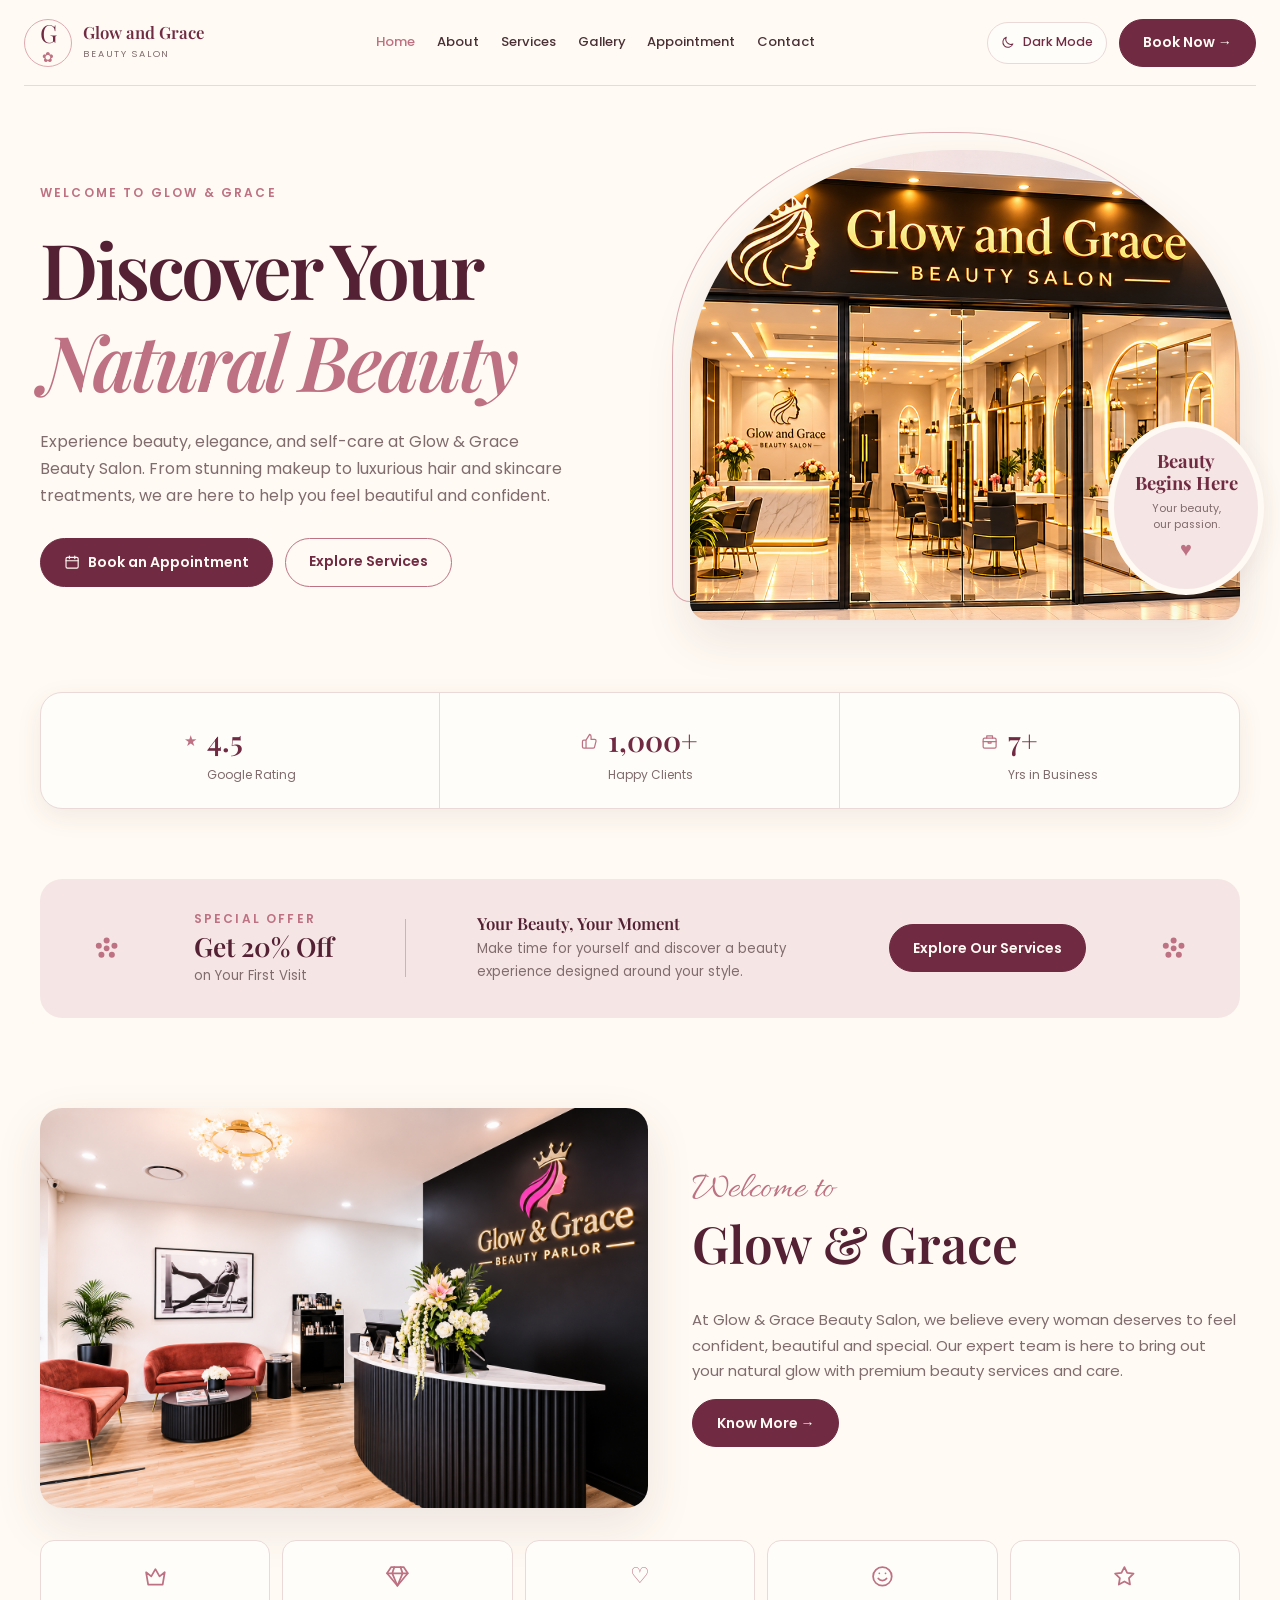
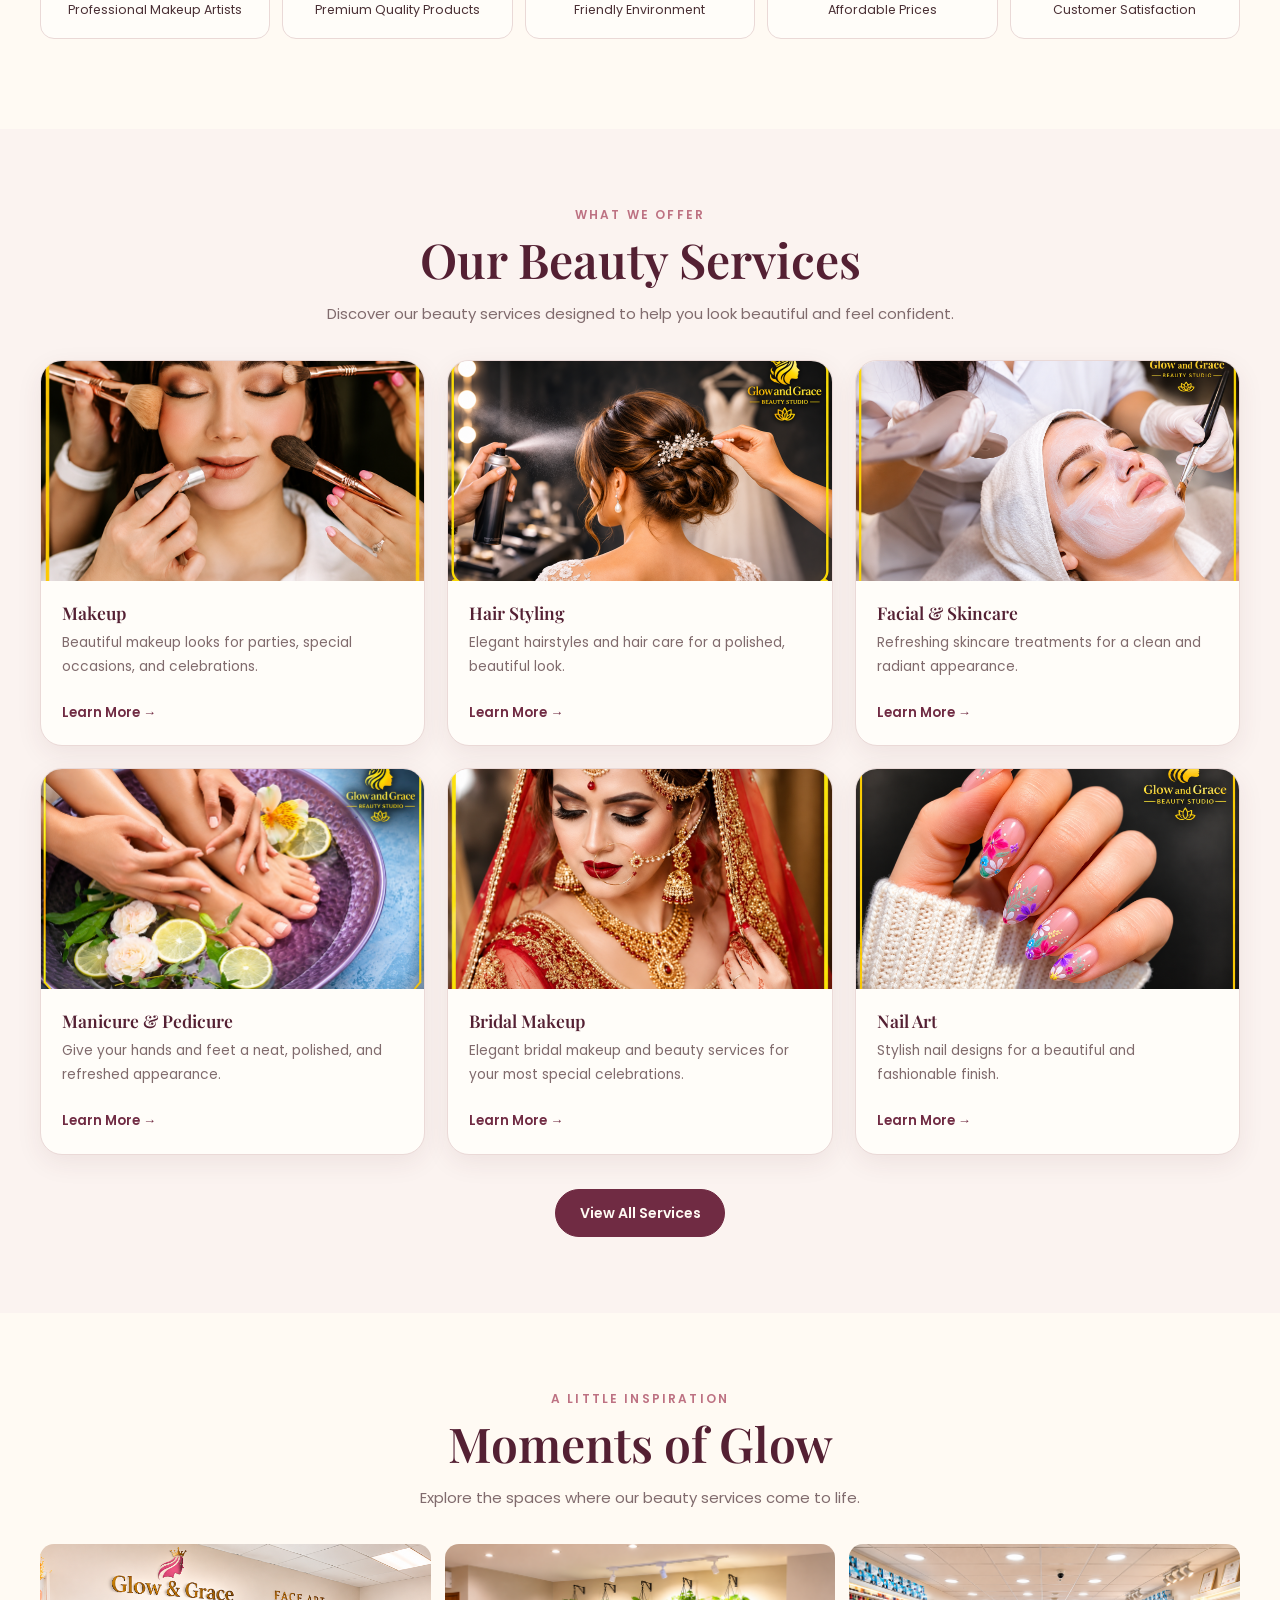
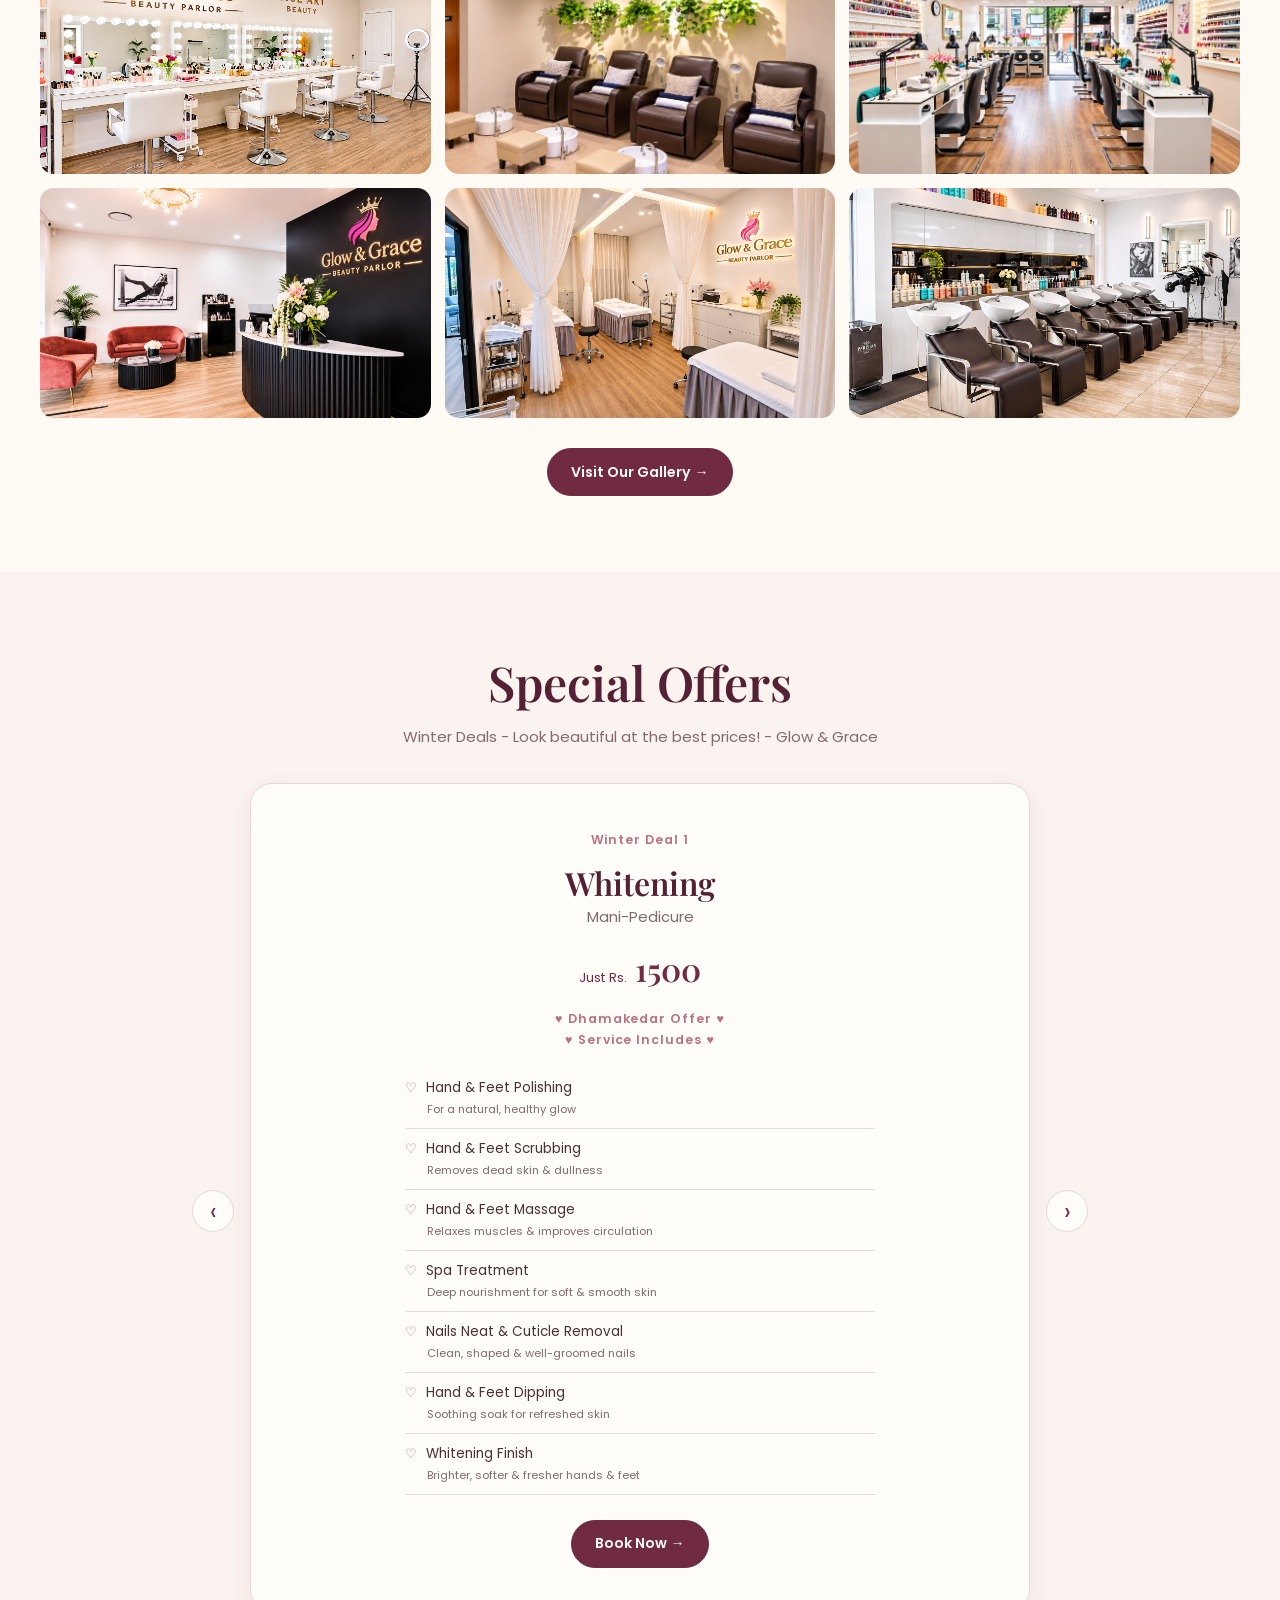
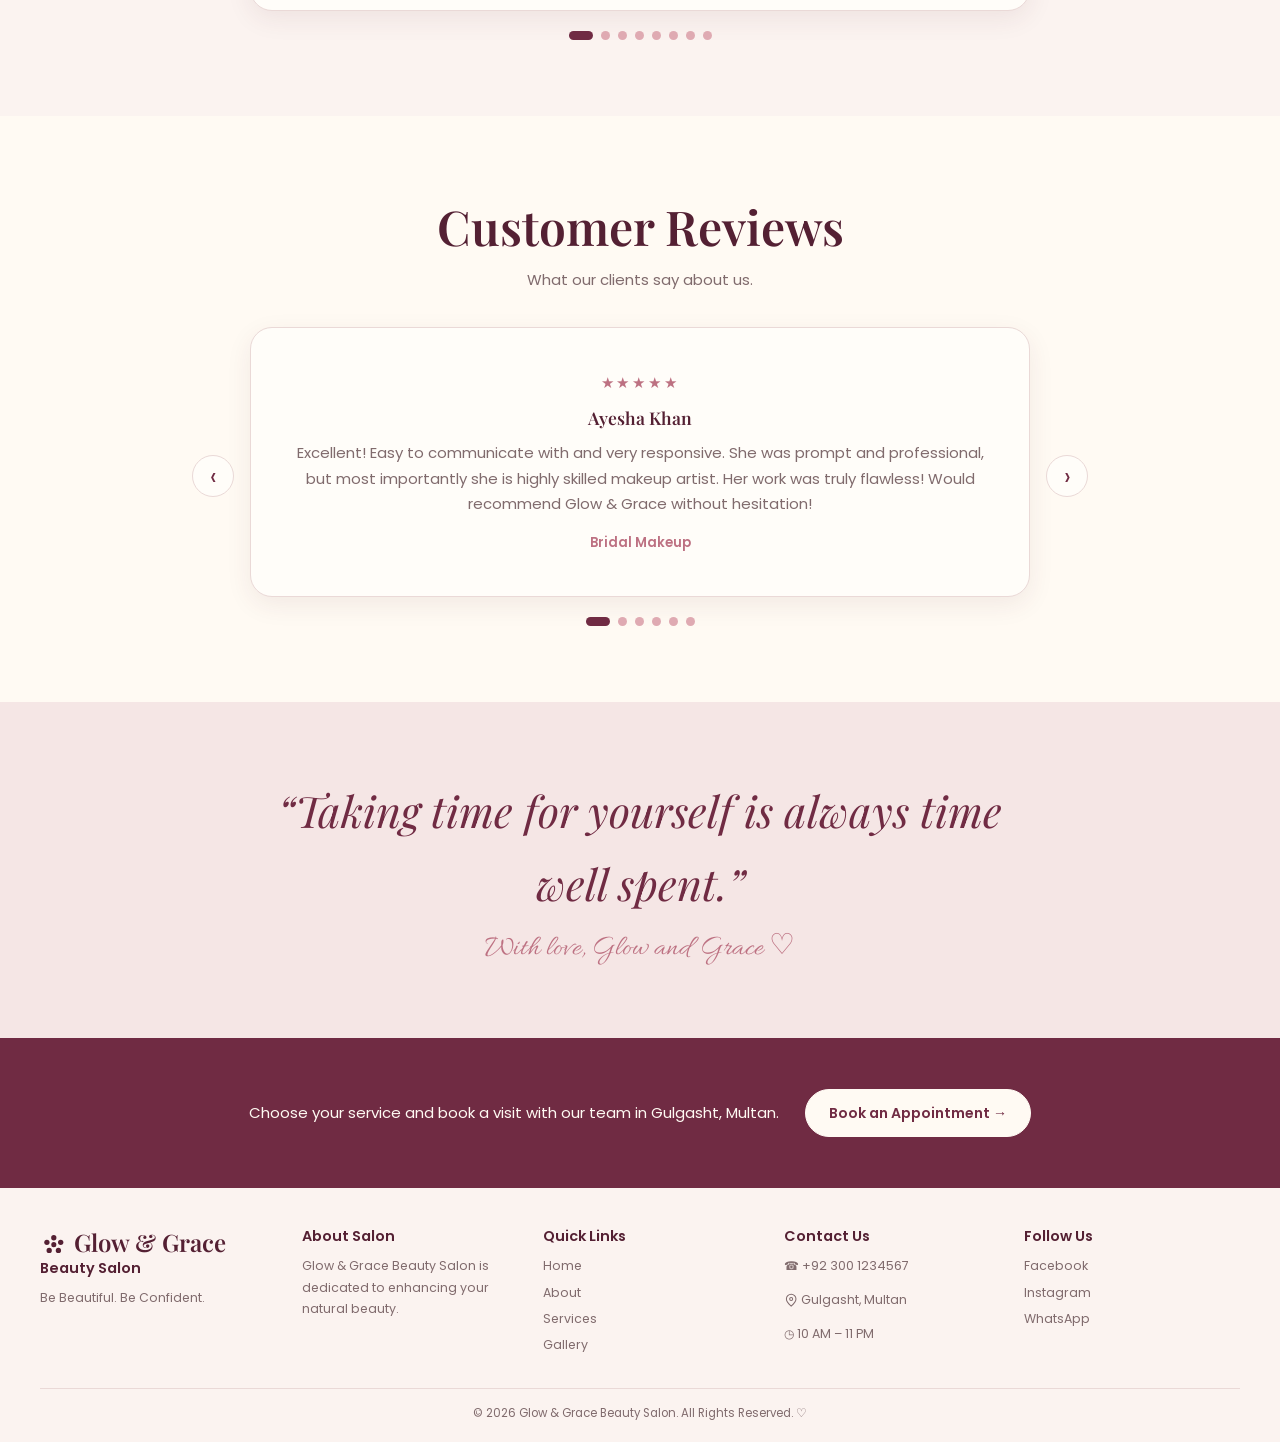
<file: index.html>
<!DOCTYPE html>
<html lang="en">

<head>
    <meta charset="UTF-8">
    <meta name="viewport" content="width=device-width, initial-scale=1.0">
    <title>Glow & Grace Beauty Salon</title>
    <link rel="preconnect" href="https://fonts.googleapis.com">
    <link rel="preconnect" href="https://fonts.gstatic.com" crossorigin>
    <link
        href="https://fonts.googleapis.com/css2?family=Allura&family=Playfair+Display:ital,wght@0,500;0,600;1,600&family=Poppins:wght@300;400;500;600;700&display=swap"
        rel="stylesheet">
    
    <link rel="stylesheet" href="style.css">
    <script src="vip-navigation.js" defer></script>
</head>

<body class="vip-page vip-index">
    <header class="topbar">
        <a class="brand" href="index.html">
            <span class="brand-mark">G<span>✿</span></span>
            <span><span class="brand-name">Glow and Grace</span><span class="brand-sub">BEAUTY SALON</span></span>
        </a>
        <button class="nav-toggle" type="button" aria-label="Open navigation" aria-expanded="false"
            aria-controls="main-navigation" data-nav-toggle><svg class="nav-icon" viewBox="0 0 24 24" aria-hidden="true" focusable="false"><path d="M4 7h16M4 12h16M4 17h16" /></svg></button>
        <nav id="main-navigation">
            <a class="active" href="index.html" aria-current="page">Home</a>
            <a href="about.html">About</a>
            <a href="services.html">Services</a>
            <a href="gallery.html">Gallery</a>
            <a href="appointment.html">Appointment</a>
            <a href="contact.html">Contact</a>
        </nav>
        <div class="nav-actions">
            <button class="theme-toggle" id="themeToggle" type="button" aria-label="Switch to dark mode"><svg class="theme-icon" viewBox="0 0 24 24" aria-hidden="true" focusable="false"><path d="M20.2 15.1A8.6 8.6 0 0 1 8.9 3.8 8.8 8.8 0 1 0 20.2 15.1Z" /></svg><span>Dark Mode</span></button>
            <a class="btn" href="appointment.html">Book Now →</a>
        </div>
    </header>
    <section class="hero">
        <div class="hero-content">
            <div class="tagline">Welcome to Glow & Grace</div>
            <h1>Discover Your<span>Natural Beauty</span></h1>
            <p>Experience beauty, elegance, and self-care at Glow & Grace Beauty Salon. From stunning makeup to
                luxurious hair and skincare treatments, we are here to help you feel beautiful and confident.</p>
            <div class="hero-buttons">
                <a href="appointment.html" class="btn"><svg class="ui-icon" viewBox="0 0 24 24" aria-hidden="true" focusable="false"><rect x="3" y="5" width="18" height="16" rx="2" /><path d="M16 3v4M8 3v4M3 10h18" /></svg>Book an Appointment</a>
                <a href="services.html" class="outline-btn">Explore Services</a>
            </div>
        </div>
        <div class="hero-image"><img src="images/new-salon-photos/contactpage/Golden%20Glow%20and%20Grace%20Beauty%20Salon.png"
                alt="Glow &amp; Grace makeup studio">
            <div class="hero-badge"><b>Beauty<br>Begins Here</b><small>Your beauty,<br>our
                    passion.</small><span>♥</span></div>
        </div>
    </section>
    <section class="stats-bar">
        <div class="stat-item"><span class="stat-icon">★</span><span class="stat-num" data-target="4.5"
                data-decimal="1">0</span><span class="stat-label">Google Rating</span></div>
        <div class="stat-item"><span class="stat-icon"><svg class="ui-icon" viewBox="0 0 24 24" aria-hidden="true" focusable="false"><path d="M7 10v11H4a2 2 0 0 1-2-2v-7a2 2 0 0 1 2-2h3Zm0 0 5-8a3 3 0 0 1 2 3v4h5a2 2 0 0 1 2 2l-2 8a2 2 0 0 1-2 2H7" /></svg></span><span class="stat-num" data-target="1000"
                data-suffix="+">0</span><span class="stat-label">Happy Clients</span></div>
        <div class="stat-item"><span class="stat-icon"><svg class="ui-icon" viewBox="0 0 24 24" aria-hidden="true" focusable="false"><rect x="3" y="7" width="18" height="14" rx="2" /><path d="M8 7V4h8v3M3 12h18M10 12v2h4v-2" /></svg></span><span class="stat-num" data-target="7"
                data-suffix="+">0</span><span class="stat-label">Yrs in Business</span></div>
    </section>
    <section class="offer-banner">
        <span class="banner-flower"><svg class="ui-icon flower-icon" viewBox="0 0 24 24" aria-hidden="true" focusable="false"><circle cx="12" cy="5" r="2.3" /><circle cx="18" cy="9" r="2.3" /><circle cx="16" cy="16" r="2.3" /><circle cx="8" cy="16" r="2.3" /><circle cx="6" cy="9" r="2.3" /><circle cx="12" cy="11" r="2.2" /></svg></span>
        <div class="offer-left">
            <div class="small">Special Offer</div>
            <h3>Get 20% Off</h3>
            <p>on Your First Visit</p>
        </div>
        <div class="offer-divider"></div>
        <div class="offer-mid">
            <h4>Your Beauty, Your Moment</h4>
            <p>Make time for yourself and discover a beauty experience designed around your style.</p>
        </div>
        <a class="btn" href="services.html">Explore Our Services</a>
        <span class="banner-flower"><svg class="ui-icon flower-icon" viewBox="0 0 24 24" aria-hidden="true" focusable="false"><circle cx="12" cy="5" r="2.3" /><circle cx="18" cy="9" r="2.3" /><circle cx="16" cy="16" r="2.3" /><circle cx="8" cy="16" r="2.3" /><circle cx="6" cy="9" r="2.3" /><circle cx="12" cy="11" r="2.2" /></svg></span>
    </section>
    <section class="welcome">
        <div class="welcome-image"><img src="images/new-salon-photos/Glow%20%26%20Grace%20Beauty%20Reception%20(1).png"
                alt="Glow &amp; Grace reception"></div>
        <div class="welcome-content">
            <h3>Welcome to</h3>
            <h2>Glow & Grace</h2>
            <p>At Glow & Grace Beauty Salon, we believe every woman deserves to feel confident, beautiful and special.
                Our expert team is here to bring out your natural glow with premium beauty services and care.</p>
            <a href="about.html" class="btn">Know More →</a>
        </div>
        <div class="welcome-features">
            <div><span><svg class="ui-icon" viewBox="0 0 24 24" aria-hidden="true" focusable="false"><path d="m3 8 5 4 4-7 4 7 5-4-2 12H5L3 8Z" /></svg></span> Professional Makeup Artists</div>
            <div><span><svg class="ui-icon" viewBox="0 0 24 24" aria-hidden="true" focusable="false"><path d="M6 3h12l4 6-10 12L2 9l4-6Z" /><path d="m2 9 20 0M9 3l-2 6 5 12 5-12-2-6" /></svg></span> Premium Quality Products</div>
            <div><span>♡</span> Friendly Environment</div>
            <div><span><svg class="ui-icon" viewBox="0 0 24 24" aria-hidden="true" focusable="false"><circle cx="12" cy="12" r="9" /><path d="M8 14s1.5 2 4 2 4-2 4-2M9 9h.01M15 9h.01" /></svg></span> Affordable Prices</div>
            <div><span><svg class="ui-icon" viewBox="0 0 24 24" aria-hidden="true" focusable="false"><path d="m12 3 2.7 5.5 6.1.9-4.4 4.3 1 6.1-5.4-2.9-5.4 2.9 1-6.1L3 9.4l6.1-.9L12 3Z" /></svg></span> Customer Satisfaction</div>
        </div>
    </section>
    <section class="services">
        <div class="eyebrow">What We Offer</div>
        <h2>Our Beauty Services</h2>
        <p class="services-sub">Discover our beauty services designed to help you look beautiful and feel confident.</p>
        <div class="services-grid">
            <div class="new-service-card"><img
                    src="images/new-salon-photos/ourbeautysevices/Glow%20and%20Grace%20Beauty%20Portrait%20(2).png"
                    alt="Makeup look by Glow &amp; Grace">
                <div class="card-body">
                    <h3>Makeup</h3>
                    <p>Beautiful makeup looks for parties, special occasions, and celebrations.</p><a
                        href="services.html">Learn More →</a>
                </div>
            </div>
            <div class="new-service-card"><img
                    src="images/new-salon-photos/ourbeautysevices/Golden%20Bridal%20Hair%20Studio%20Elegance.png"
                    alt="Elegant bridal hair styling by Glow &amp; Grace">
                <div class="card-body">
                    <h3>Hair Styling</h3>
                    <p>Elegant hairstyles and hair care for a polished, beautiful look.</p><a href="services.html">Learn
                        More →</a>
                </div>
            </div>
            <div class="new-service-card"><img
                    src="images/new-salon-photos/ourbeautysevices/Glow%20and%20Grace%20Spa%20Facial.png"
                    alt="Facial treatment at Glow &amp; Grace">
                <div class="card-body">
                    <h3>Facial & Skincare</h3>
                    <p>Refreshing skincare treatments for a clean and radiant appearance.</p><a
                        href="services.html">Learn More →</a>
                </div>
            </div>
            <div class="new-service-card"><img
                    src="images/new-salon-photos/ourbeautysevices/Glow%20and%20Grace%20Purple%20Spa%20Pedicure.png"
                    alt="Spa pedicure at Glow &amp; Grace">
                <div class="card-body">
                    <h3>Manicure & Pedicure</h3>
                    <p>Give your hands and feet a neat, polished, and refreshed appearance.</p><a
                        href="services.html">Learn More →</a>
                </div>
            </div>
            <div class="new-service-card"><img
                    src="images/new-salon-photos/ourbeautysevices/Glow%20and%20Grace%20Bridal%20Portrait.png"
                    alt="Bridal makeup by Glow &amp; Grace">
                <div class="card-body">
                    <h3>Bridal Makeup</h3>
                    <p>Elegant bridal makeup and beauty services for your most special celebrations.</p><a
                        href="services.html">Learn More →</a>
                </div>
            </div>
            <div class="new-service-card"><img
                    src="images/new-salon-photos/ourbeautysevices/Floral%20Nail%20Art%20Beauty%20Studio.png"
                    alt="Floral nail art by Glow &amp; Grace">
                <div class="card-body">
                    <h3>Nail Art</h3>
                    <p>Stylish nail designs for a beautiful and fashionable finish.</p><a href="services.html">Learn
                        More →</a>
                </div>
            </div>
        </div>
        <a href="services.html" class="btn">View All Services</a>
    </section>
    <section class="gallery">
        <div class="eyebrow">A Little Inspiration</div>
        <h2>Moments of Glow</h2>
        <p class="gallery-sub">Explore the spaces where our beauty services come to life.</p>
        <div class="gallery-container">
            <img src="images/new-salon-photos/Glow%20%26%20Grace%20Beauty%20Parlor.png"
                alt="Glow &amp; Grace makeup studio" loading="lazy">
            <img src="images/new-salon-photos/Bright%20Modern%20Spa%20Pedicure%20Lounge.png" alt="Pedicure lounge"
                loading="lazy">
            <img src="images/new-salon-photos/Bright%20Symmetrical%20Nail%20Salon%20Interior.png"
                alt="Nail salon interior" loading="lazy">
            <img src="images/new-salon-photos/Glow%20%26%20Grace%20Beauty%20Reception%20(1).png"
                alt="Beauty salon reception" loading="lazy">
            <img src="images/new-salon-photos/Glow%20%26%20Grace%20Spa%20Treatment%20Room.png"
                alt="Facial and skincare treatment room" loading="lazy">
            <img src="images/new-salon-photos/Modern%20Parisian%20Salon%20Shampoo%20Stations.png"
                alt="Hair service shampoo stations" loading="lazy">
        </div>
        <a href="gallery.html" class="btn">Visit Our Gallery →</a>
    </section>
    <section class="offers">
        <div class="section-heading">
            <h2>Special Offers</h2>
            <p>Winter Deals - Look beautiful at the best prices! - Glow & Grace</p>
        </div>
        <div class="deal-slider" id="dealSlider">
            <button class="deal-arrow prev" id="prevDeal" aria-label="Previous deal">‹</button>
            <button class="deal-arrow next" id="nextDeal" aria-label="Next deal">›</button>
            <div class="deal-track">
                <div class="deal-slide active">
                    <div class="deal-card"><span class="deal-tag">Winter Deal 1</span>
                        <h3>Whitening</h3>
                        <div class="deal-sub">Mani-Pedicure</div>
                        <div class="deal-price"><span>Just Rs.</span> 1500</div>
                        <div class="deal-offer">♥ Dhamakedar Offer ♥</div>
                        <div class="deal-includes">♥ Service Includes ♥</div>
                        <ul class="deal-list">
                            <li>Hand & Feet Polishing<small>For a natural, healthy glow</small></li>
                            <li>Hand & Feet Scrubbing<small>Removes dead skin & dullness</small></li>
                            <li>Hand & Feet Massage<small>Relaxes muscles & improves circulation</small></li>
                            <li>Spa Treatment<small>Deep nourishment for soft & smooth skin</small></li>
                            <li>Nails Neat & Cuticle Removal<small>Clean, shaped & well-groomed nails</small></li>
                            <li>Hand & Feet Dipping<small>Soothing soak for refreshed skin</small></li>
                            <li>Whitening Finish<small>Brighter, softer & fresher hands & feet</small></li>
                        </ul><a class="btn" href="appointment.html">Book Now →</a>
                    </div>
                </div>
                <div class="deal-slide">
                    <div class="deal-card"><span class="deal-tag">Winter Deal 2</span>
                        <h3>Bridal Glow</h3>
                        <div class="deal-sub">Bridal Makeup</div>
                        <div class="deal-price"><span>Just Rs.</span> 9,999</div>
                        <div class="deal-offer">♥ Dhamakedar Offer ♥</div>
                        <div class="deal-includes">♥ Service Includes ♥</div>
                        <ul class="deal-list">
                            <li>Bridal Makeup<small>Long-lasting flawless bridal look</small></li>
                            <li>Hairstyle + Dupatta Setting<small>Elegant hairstyle with perfect dupatta setting</small>
                            </li>
                            <li>Nail Art<small>Beautiful nails for your big day</small></li>
                            <li>Pre-Bridal Facial<small>Glowing & fresh skin before wedding</small></li>
                            <li>Eyelashes<small>Full & beautiful lashes</small></li>
                            <li>Face Polish<small>Clean & bright face</small></li>
                            <li>Touch-up Kit<small>Stay fresh all day long</small></li>
                        </ul><a class="btn" href="appointment.html">Book Now →</a>
                    </div>
                </div>
                <div class="deal-slide">
                    <div class="deal-card"><span class="deal-tag">Winter Deal 3</span>
                        <h3>Party Glam</h3>
                        <div class="deal-sub">Party Makeup</div>
                        <div class="deal-price"><span>Just Rs.</span> 3,999</div>
                        <div class="deal-offer">♥ Dhamakedar Offer ♥</div>
                        <div class="deal-includes">♥ Service Includes ♥</div>
                        <ul class="deal-list">
                            <li>Party Makeup<small>Soft glam look for parties</small></li>
                            <li>Hair Setting<small>Neat & stylish hair setting</small></li>
                            <li>Eyelashes<small>Beautiful full lashes</small></li>
                            <li>Nail Polish<small>Neat & polished nails</small></li>
                            <li>Face Polish<small>Fresh & glowing face</small></li>
                            <li>Blush & Highlights<small>Natural glow & shine</small></li>
                            <li>Hair Spray Finish<small>Long-lasting perfect look</small></li>
                        </ul><a class="btn" href="appointment.html">Book Now →</a>
                    </div>
                </div>
                <div class="deal-slide">
                    <div class="deal-card"><span class="deal-tag">Winter Deal 4</span>
                        <h3>Hair Spa + Cut</h3>
                        <div class="deal-sub">Hair Care</div>
                        <div class="deal-price"><span>Just Rs.</span> 1,999</div>
                        <div class="deal-offer">♥ Dhamakedar Offer ♥</div>
                        <div class="deal-includes">♥ Service Includes ♥</div>
                        <ul class="deal-list">
                            <li>Hair Cut on Your Choice<small>Cut of your choice</small></li>
                            <li>Hair Spa<small>Deep nourishment for hair</small></li>
                            <li>Hair Wash<small>Clean & fresh hair</small></li>
                            <li>Head Massage<small>Relaxing head massage</small></li>
                            <li>Hair Mask<small>Soft & silky hair</small></li>
                            <li>Blow Dry<small>Perfect smooth finish</small></li>
                            <li>Hair Serum<small>Shiny & healthy hair</small></li>
                        </ul><a class="btn" href="appointment.html">Book Now →</a>
                    </div>
                </div>
                <div class="deal-slide">
                    <div class="deal-card"><span class="deal-tag">Winter Deal 5</span>
                        <h3>Facial Glow</h3>
                        <div class="deal-sub">Facial & Skincare</div>
                        <div class="deal-price"><span>Just Rs.</span> 1,499</div>
                        <div class="deal-offer">♥ Dhamakedar Offer ♥</div>
                        <div class="deal-includes">♥ Service Includes ♥</div>
                        <ul class="deal-list">
                            <li>Deep Cleansing Facial<small>Deep clean & fresh skin</small></li>
                            <li>Face Polish<small>Bright & smooth face</small></li>
                            <li>Face Massage<small>Relaxing face massage</small></li>
                            <li>Mask Application<small>Glowing & soft skin</small></li>
                            <li>Scrubbing<small>Removes dead skin & dullness</small></li>
                            <li>Face Dipping<small>Soothing & refreshed skin</small></li>
                            <li>Whitening Finish<small>Brighter & fresher face</small></li>
                        </ul><a class="btn" href="appointment.html">Book Now →</a>
                    </div>
                </div>
                <div class="deal-slide">
                    <div class="deal-card"><span class="deal-tag">Winter Deal 6</span>
                        <h3>Hair Color</h3>
                        <div class="deal-sub">Color + Treatment</div>
                        <div class="deal-price"><span>Just Rs.</span> 4,999</div>
                        <div class="deal-offer">♥ Dhamakedar Offer ♥</div>
                        <div class="deal-includes">♥ Service Includes ♥</div>
                        <ul class="deal-list">
                            <li>Hair Color<small>Beautiful new hair color</small></li>
                            <li>Highlights<small>Stylish highlights</small></li>
                            <li>Keratin Treatment<small>Smooth & shiny hair</small></li>
                            <li>Hair Spa<small>Deep nourishment</small></li>
                            <li>Hair Mask<small>Soft & healthy hair</small></li>
                            <li>Hair Wash<small>Clean & fresh hair</small></li>
                            <li>Blow Dry<small>Perfect salon finish</small></li>
                        </ul><a class="btn" href="appointment.html">Book Now →</a>
                    </div>
                </div>
                <div class="deal-slide">
                    <div class="deal-card"><span class="deal-tag">Winter Deal 7</span>
                        <h3>Wax & Polish</h3>
                        <div class="deal-sub">Waxing</div>
                        <div class="deal-price"><span>Just Rs.</span> 1,299</div>
                        <div class="deal-offer">♥ Dhamakedar Offer ♥</div>
                        <div class="deal-includes">♥ Service Includes ♥</div>
                        <ul class="deal-list">
                            <li>Half Arm Wax<small>Clean & smooth arms</small></li>
                            <li>Half Leg Wax<small>Clean & smooth legs</small></li>
                            <li>Face Polish<small>Bright & fresh face</small></li>
                            <li>Face Massage<small>Relaxing massage</small></li>
                            <li>Smoothing Mask<small>Soft & smooth skin</small></li>
                            <li>Soothing Lotion<small>Calm & fresh skin</small></li>
                            <li>Whitening Finish<small>Brighter & softer skin</small></li>
                        </ul><a class="btn" href="appointment.html">Book Now →</a>
                    </div>
                </div>
                <div class="deal-slide">
                    <div class="deal-card"><span class="deal-tag">Winter Deal 8</span>
                        <h3>Student Glow</h3>
                        <div class="deal-sub">Student Deal</div>
                        <div class="deal-price"><span>Just Rs.</span> 999</div>
                        <div class="deal-offer">♥ Dhamakedar Offer ♥</div>
                        <div class="deal-includes">♥ Service Includes ♥</div>
                        <ul class="deal-list">
                            <li>Hair Cut<small>Fresh & neat cut</small></li>
                            <li>Hair Wash<small>Clean & fresh hair</small></li>
                            <li>Hair Setting<small>Stylish setting</small></li>
                            <li>Face Polish<small>Bright & fresh face</small></li>
                            <li>Eyebrows<small>Neat & clean eyebrows</small></li>
                            <li>Head Massage<small>Relaxing massage</small></li>
                            <li>Blow Dry<small>Perfect finish</small></li>
                        </ul><a class="btn" href="appointment.html">Book Now →</a>
                    </div>
                </div>
            </div>
            <div class="deal-dots" id="dealDots"></div>
        </div>
    </section>
    <section class="reviews">
        <div class="section-heading">
            <h2>Customer Reviews</h2>
            <p>What our clients say about us.</p>
        </div>
        <div class="review-slider" id="reviewSlider">
            <button class="review-arrow prev" id="prevReview" aria-label="Previous review">‹</button>
            <button class="review-arrow next" id="nextReview" aria-label="Next review">›</button>
            <div class="review-track">
                <div class="review-slide active">
                    <div class="stars">★★★★★</div>
                    <h3>Ayesha Khan</h3>
                    <p>Excellent! Easy to communicate with and very responsive. She was prompt and professional, but
                        most importantly she is highly skilled makeup artist. Her work was truly flawless! Would
                        recommend Glow & Grace without hesitation!</p>
                    <div class="r-service">Bridal Makeup</div>
                </div>
                <div class="review-slide">
                    <div class="stars">★★★★★</div>
                    <h3>Sana Malik</h3>
                    <p>Best salon in town! Highly recommended. My party makeup was so beautiful, everyone kept asking
                        where I got it done. Staff is so friendly and caring.</p>
                    <div class="r-service">Party Makeup</div>
                </div>
                <div class="review-slide">
                    <div class="stars">★★★★★</div>
                    <h3>Fatima Noor</h3>
                    <p>Loved the service and results. Thank you Glow & Grace! My facial was so relaxing and my skin is
                        glowing. I will definitely come again.</p>
                    <div class="r-service">Facial & Skincare</div>
                </div>
                <div class="review-slide">
                    <div class="stars">★★★★★</div>
                    <h3>Mahnoor Ali</h3>
                    <p>Amazing hair styling! They understood exactly what I wanted. My hairstyle stayed perfect the
                        whole day. Very professional and neat work.</p>
                    <div class="r-service">Hair Styling</div>
                </div>
                <div class="review-slide">
                    <div class="stars">★★★★★</div>
                    <h3>Hira Ahmed</h3>
                    <p>So happy with my nails! Beautiful nail art, very clean and hygienic salon. The team makes you
                        feel so comfortable and special.</p>
                    <div class="r-service">Nail Art</div>
                </div>
                <div class="review-slide">
                    <div class="stars">★★★★★</div>
                    <h3>Zainab Raza</h3>
                    <p>I booked the Bridal Package for my big day and it was perfect! Makeup, hair and nails -
                        everything was flawless. I felt like a princess. Thank you so much!</p>
                    <div class="r-service">Bridal Package</div>
                </div>
            </div>
            <div class="review-dots" id="reviewDots"></div>
        </div>
    </section>
    <section class="quote-section">
        <p>“Taking time for yourself is always time<br>well spent.”</p>
        <div class="quote-love">With love, Glow and Grace ♡</div>
    </section>
    <section class="cta-strip">
        <p>Choose your service and book a visit with our team in Gulgasht, Multan.</p>
        <a class="btn" href="appointment.html">Book an Appointment →</a>
    </section>
    <footer>
        <div class="footer-container">
            <div class="footer-logo">
                <h2><svg class="ui-icon flower-icon" viewBox="0 0 24 24" aria-hidden="true" focusable="false"><circle cx="12" cy="5" r="2.3" /><circle cx="18" cy="9" r="2.3" /><circle cx="16" cy="16" r="2.3" /><circle cx="8" cy="16" r="2.3" /><circle cx="6" cy="9" r="2.3" /><circle cx="12" cy="11" r="2.2" /></svg> Glow & Grace</h2>
                <h3>Beauty Salon</h3>
                <p>Be Beautiful. Be Confident.</p>
            </div>
            <div class="footer-column">
                <h3>About Salon</h3>
                <p>Glow & Grace Beauty Salon is dedicated to enhancing your natural beauty.</p>
            </div>
            <div class="footer-column">
                <h3>Quick Links</h3><a href="index.html">Home</a><a href="about.html">About</a><a
                    href="services.html">Services</a><a href="gallery.html">Gallery</a>
            </div>
            <div class="footer-column">
                <h3>Contact Us</h3>
                <p>☎ +92 300 1234567</p>
                <p><svg class="ui-icon" viewBox="0 0 24 24" aria-hidden="true" focusable="false"><path d="M20 10c0 5-8 12-8 12S4 15 4 10a8 8 0 1 1 16 0Z" /><circle cx="12" cy="10" r="2.5" /></svg> Gulgasht, Multan</p>
                <p>◷ 10 AM – 11 PM</p>
            </div>
            <div class="footer-column">
                <h3>Follow Us</h3><a href="#">Facebook</a><a href="#">Instagram</a><a href="#">WhatsApp</a>
            </div>
        </div>
        <div class="copyright">© 2026 Glow & Grace Beauty Salon. All Rights Reserved. ♡</div>
    </footer>
    <button id="topBtn">↑</button>
    <script>
        const topBtn = document.getElementById("topBtn");
        if (topBtn) {
            window.addEventListener("scroll", function () { topBtn.style.display = window.scrollY > 300 ? "block" : "none"; });
            topBtn.addEventListener("click", function () { window.scrollTo({ top: 0, behavior: "smooth" }); });
        }
        const slides = document.querySelectorAll(".review-slide");
        const dotsBox = document.getElementById("reviewDots");
        let currentReview = 0;
        let reviewTimer = null;
        if (slides.length && dotsBox) {
            slides.forEach(function (_, i) {
                var d = document.createElement("button");
                d.setAttribute("aria-label", "Go to review " + (i + 1));
                d.addEventListener("click", function () { showReview(i); restartReviewTimer(); });
                dotsBox.appendChild(d);
            });
        }
        const dots = document.querySelectorAll("#reviewDots button");
        function showReview(n) {
            if (!slides.length) return;
            currentReview = (n + slides.length) % slides.length;
            slides.forEach(function (s, i) { s.classList.toggle("active", i === currentReview); });
            dots.forEach(function (d, i) { d.classList.toggle("active", i === currentReview); });
        }
        function nextReview() { showReview(currentReview + 1); }
        function prevReview() { showReview(currentReview - 1); }
        function restartReviewTimer() {
            if (reviewTimer) clearInterval(reviewTimer);
            reviewTimer = setInterval(nextReview, 4000);
        }
        var prevBtn = document.getElementById("prevReview");
        var nextBtn = document.getElementById("nextReview");
        if (prevBtn) { prevBtn.addEventListener("click", function () { prevReview(); restartReviewTimer(); }); }
        if (nextBtn) { nextBtn.addEventListener("click", function () { nextReview(); restartReviewTimer(); }); }
        var sliderBox = document.getElementById("reviewSlider");
        if (sliderBox) {
            sliderBox.addEventListener("mouseenter", function () { if (reviewTimer) clearInterval(reviewTimer); });
            sliderBox.addEventListener("mouseleave", restartReviewTimer);
        }
        showReview(0);
        restartReviewTimer();
        const dealSlides = document.querySelectorAll(".deal-slide");
        const dealDotsBox = document.getElementById("dealDots");
        let currentDeal = 0;
        let dealTimer = null;
        if (dealSlides.length && dealDotsBox) {
            dealSlides.forEach(function (_, i) {
                var d = document.createElement("button");
                d.setAttribute("aria-label", "Go to deal " + (i + 1));
                d.addEventListener("click", function () { showDeal(i); restartDealTimer(); });
                dealDotsBox.appendChild(d);
            });
        }
        const dealDots = document.querySelectorAll("#dealDots button");
        function showDeal(n) {
            if (!dealSlides.length) return;
            currentDeal = (n + dealSlides.length) % dealSlides.length;
            dealSlides.forEach(function (s, i) { s.classList.toggle("active", i === currentDeal); });
            dealDots.forEach(function (d, i) { d.classList.toggle("active", i === currentDeal); });
        }
        function nextDeal() { showDeal(currentDeal + 1); }
        function prevDeal() { showDeal(currentDeal - 1); }
        function restartDealTimer() {
            if (dealTimer) clearInterval(dealTimer);
            dealTimer = setInterval(nextDeal, 4500);
        }
        var prevDealBtn = document.getElementById("prevDeal");
        var nextDealBtn = document.getElementById("nextDeal");
        if (prevDealBtn) { prevDealBtn.addEventListener("click", function () { prevDeal(); restartDealTimer(); }); }
        if (nextDealBtn) { nextDealBtn.addEventListener("click", function () { nextDeal(); restartDealTimer(); }); }
        var dealBox = document.getElementById("dealSlider");
        if (dealBox) {
            dealBox.addEventListener("mouseenter", function () { if (dealTimer) clearInterval(dealTimer); });
            dealBox.addEventListener("mouseleave", restartDealTimer);
        }
        showDeal(0);
        restartDealTimer();
        const statObserver = new IntersectionObserver(function (entries) {
            entries.forEach(function (entry) {
                if (entry.isIntersecting) {
                    var el = entry.target;
                    var target = parseFloat(el.dataset.target);
                    var decimal = parseInt(el.dataset.decimal || "0");
                    var suffix = el.dataset.suffix || "";
                    var start = performance.now();
                    function count(now) {
                        var p = Math.min((now - start) / 1400, 1);
                        var val = target * (1 - Math.pow(1 - p, 3));
                        if (decimal > 0) { el.textContent = val.toFixed(decimal); }
                        else { el.textContent = Math.floor(val).toLocaleString() + suffix; }
                        if (p < 1) { requestAnimationFrame(count); }
                        else { if (decimal > 0) { el.textContent = target.toFixed(decimal); } else { el.textContent = Math.floor(target).toLocaleString() + suffix; } }
                    }
                    requestAnimationFrame(count);
                    statObserver.unobserve(el);
                }
            });
        }, { threshold: .5 });
        document.querySelectorAll(".stat-num").forEach(function (el) { statObserver.observe(el); });
    </script>
</body>

</html>
</file>
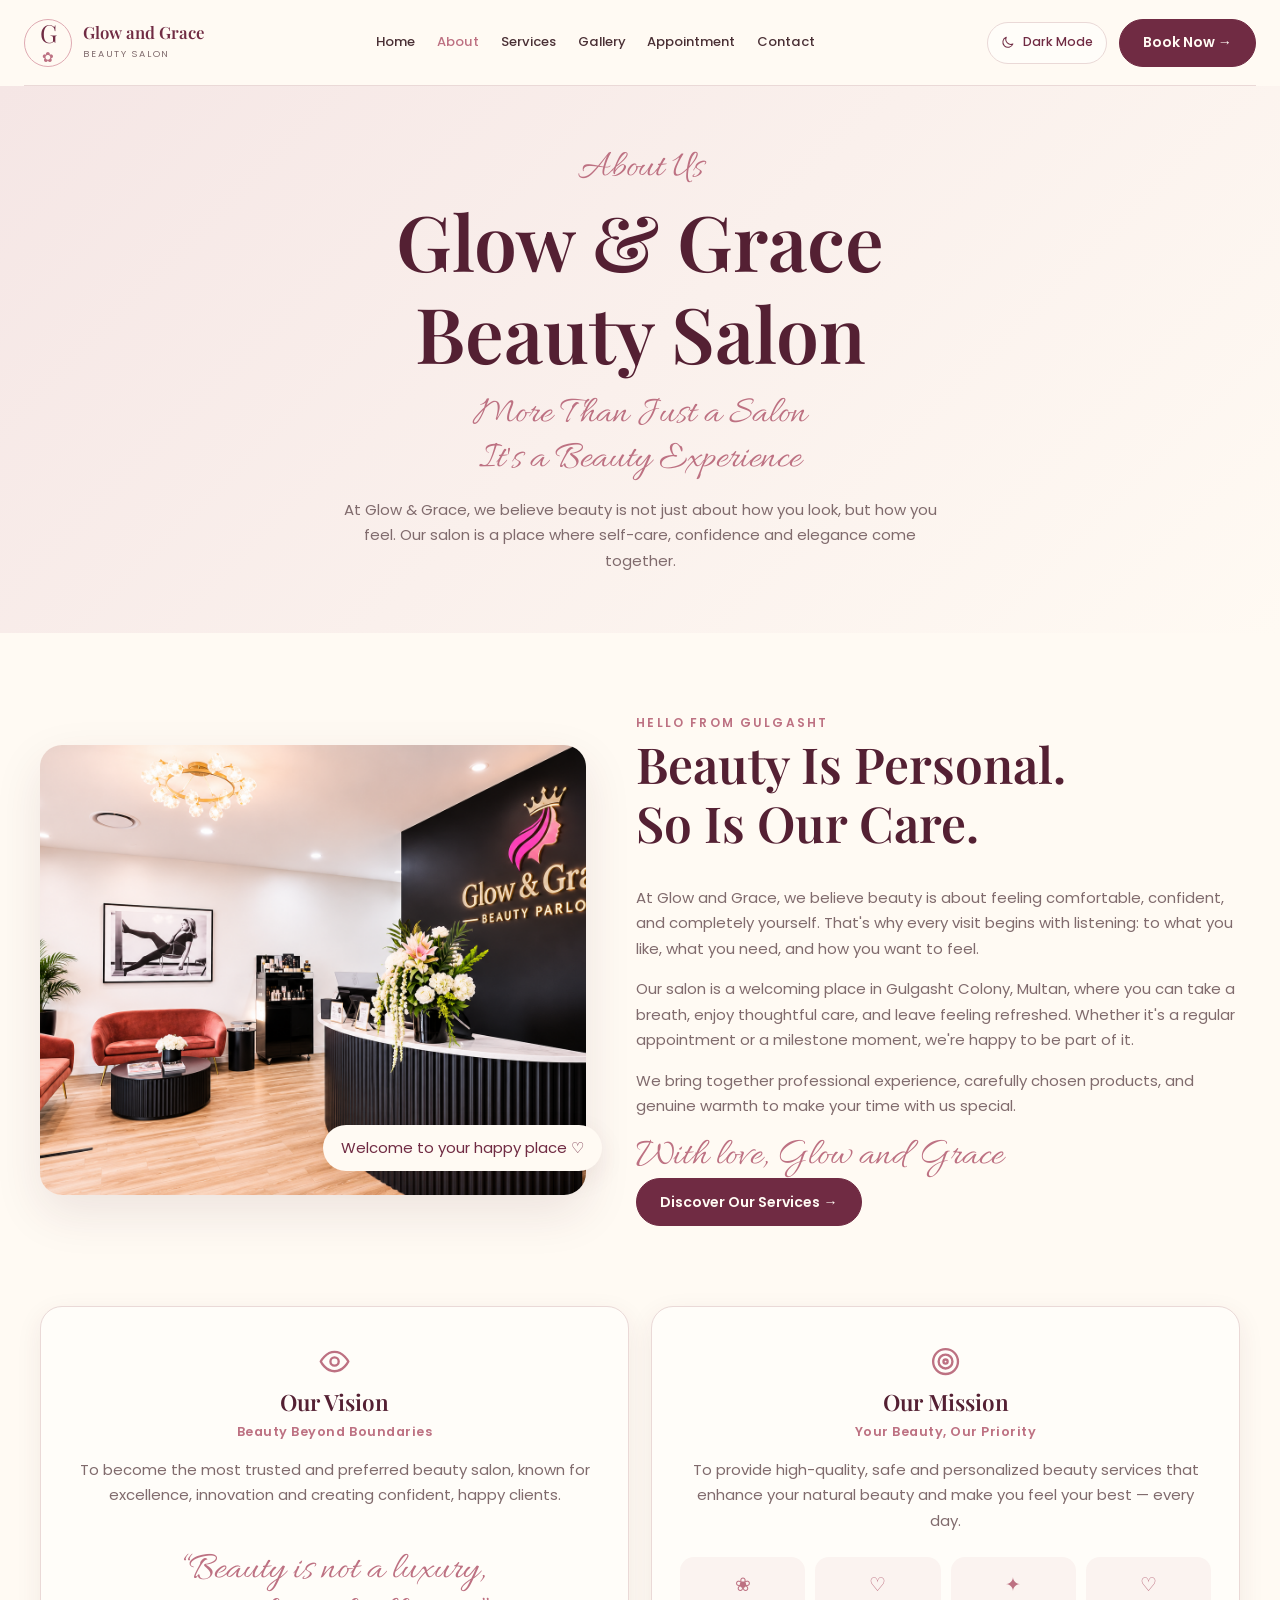
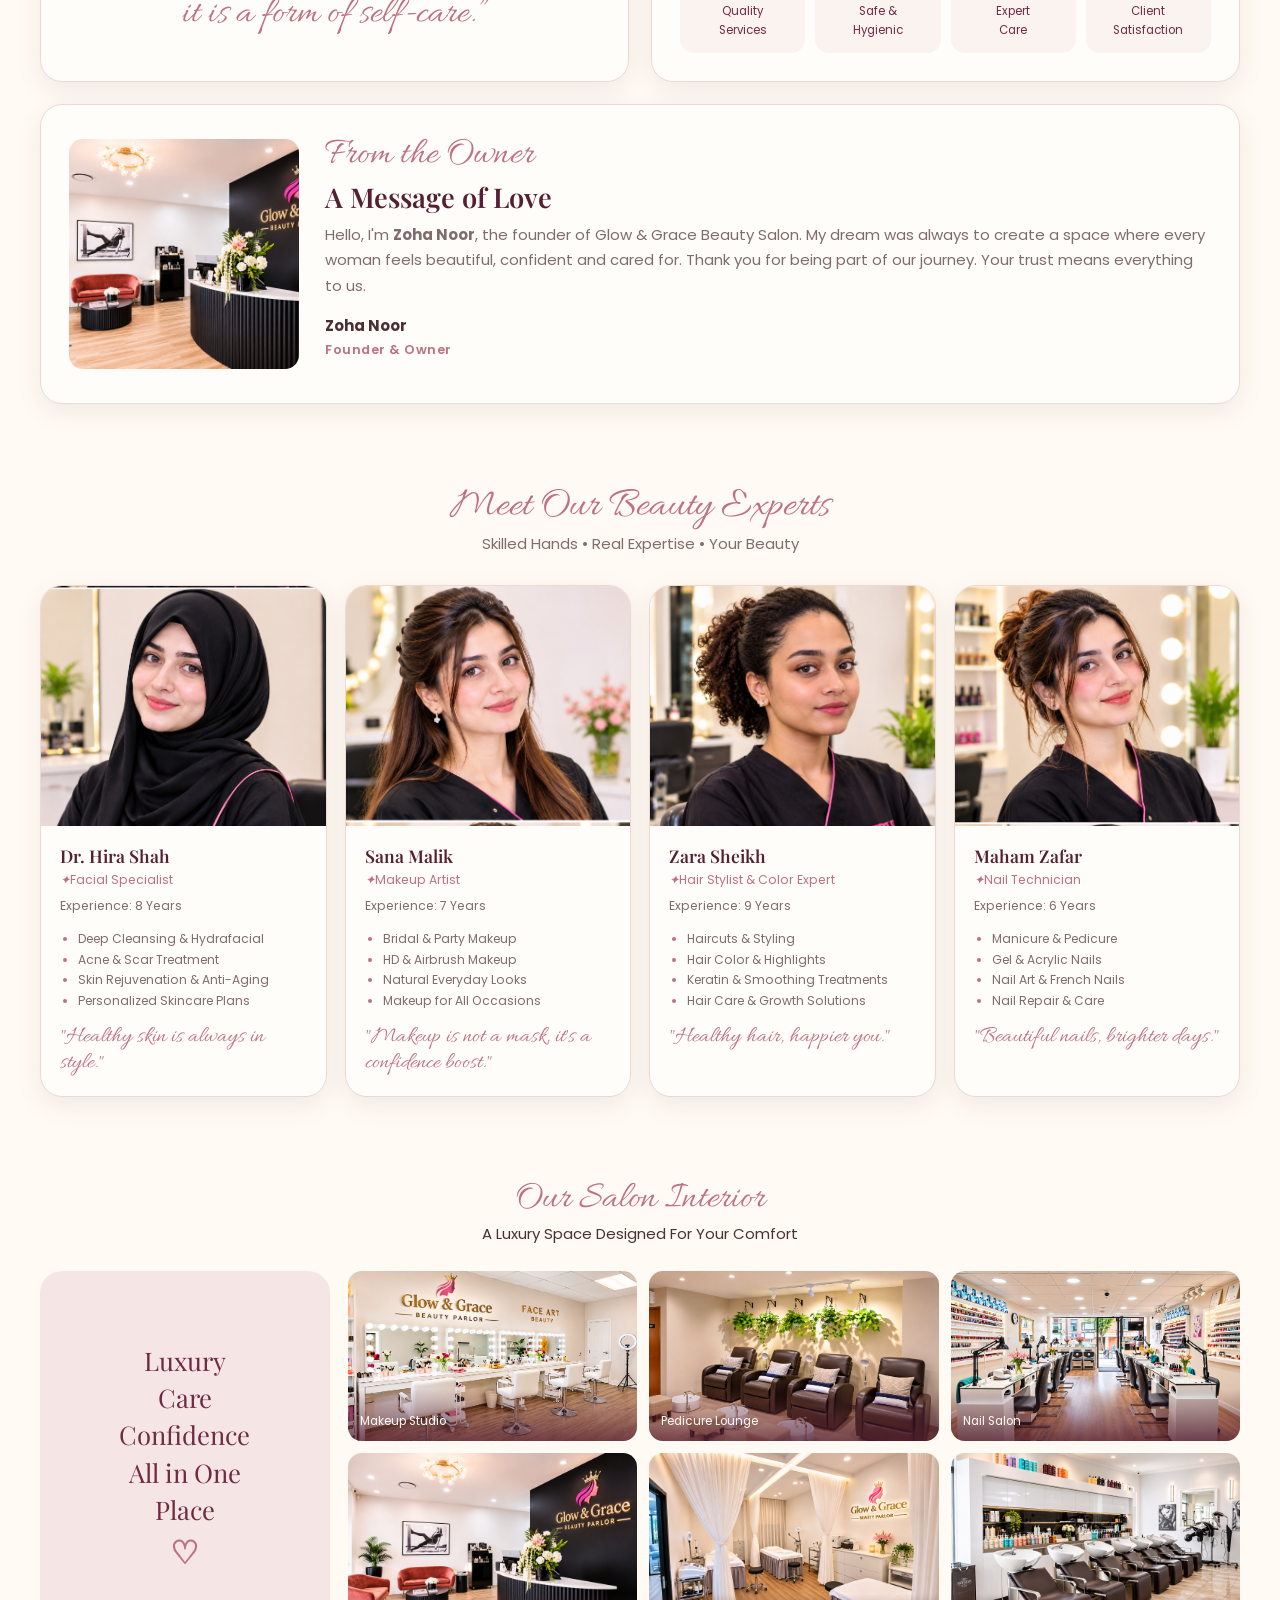
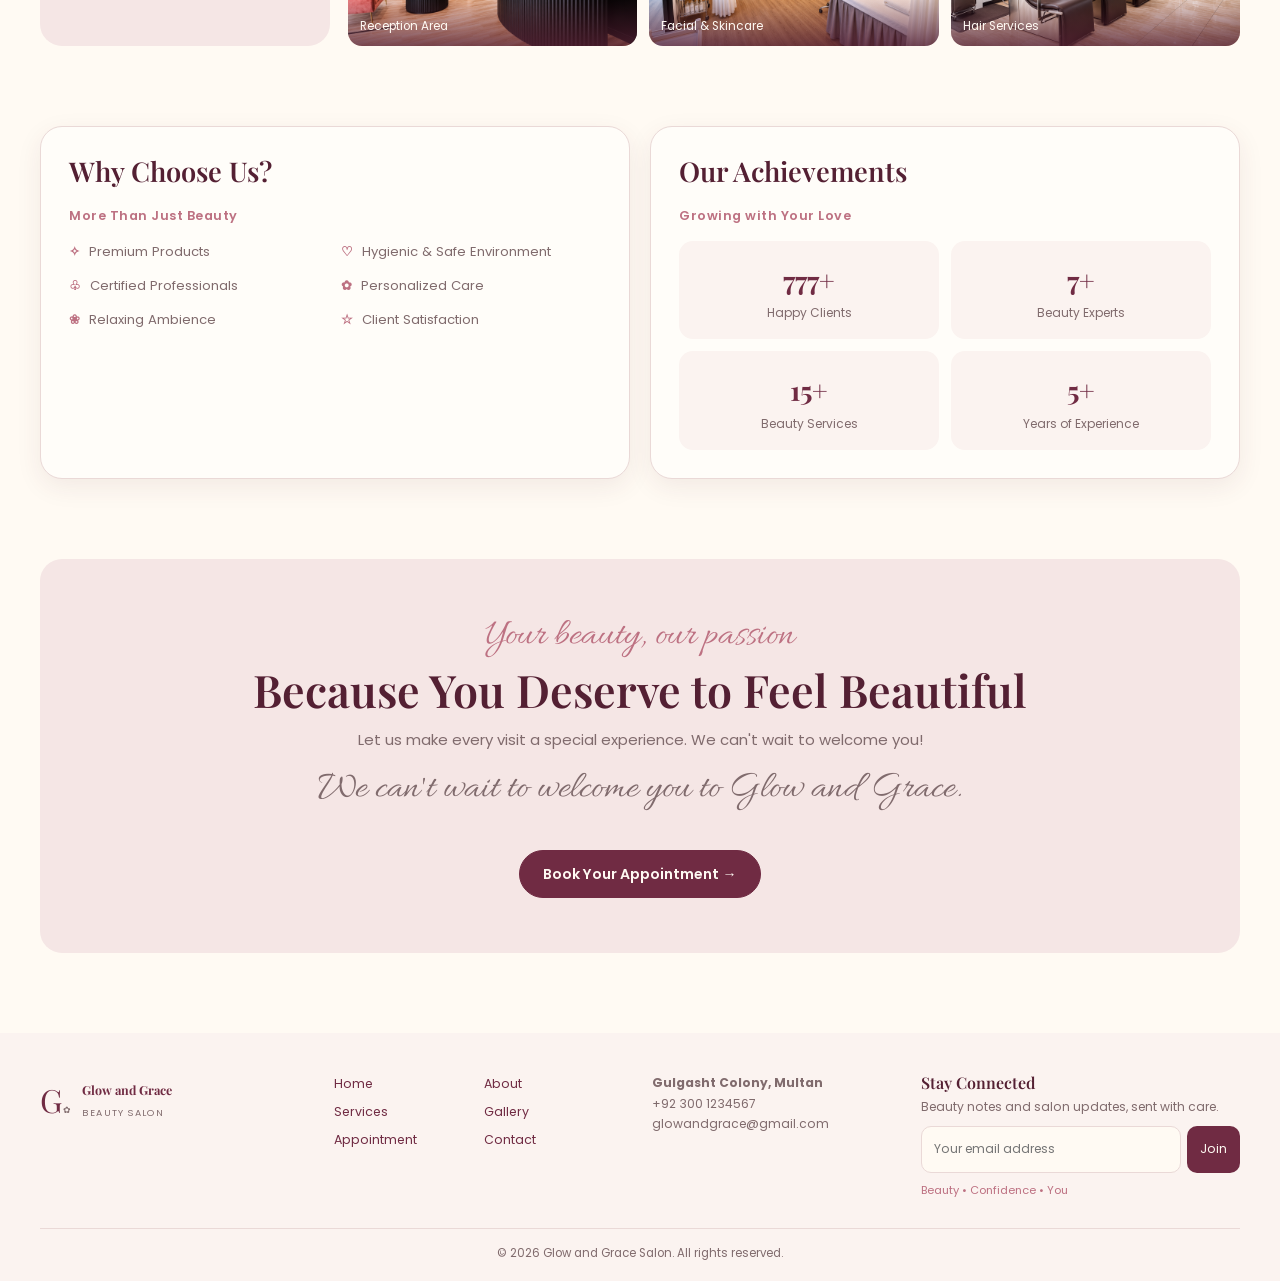
<file: about.html>
<!DOCTYPE html>
<html lang="en">

<head>
    <meta charset="UTF-8">
    <meta name="viewport" content="width=device-width, initial-scale=1.0">
    <title>About Us | Glow & Grace Beauty Salon</title>
    <link
        href="https://fonts.googleapis.com/css2?family=Allura&family=Playfair+Display:ital,wght@0,500;0,600;1,600&family=Poppins:wght@300;400;500;600;700&display=swap"
        rel="stylesheet">
    <link rel="stylesheet" href="style.css">
    <script src="vip-navigation.js" defer></script>
</head>

<body class="vip-page vip-about">
     <header class="topbar">
    <a class="brand" href="index.html">
      <span class="brand-mark">G<span>✿</span></span>
      <span><span class="brand-name">Glow and Grace</span><span class="brand-sub">BEAUTY SALON</span></span>
    </a>
    <button class="nav-toggle" type="button" aria-label="Open navigation" aria-expanded="false" aria-controls="main-navigation" data-nav-toggle><svg class="nav-icon" viewBox="0 0 24 24" aria-hidden="true" focusable="false"><path d="M4 7h16M4 12h16M4 17h16" /></svg></button>
    <nav id="main-navigation">
      <a href="index.html">Home</a>
      <a class="active" href="about.html" aria-current="page">About</a>
      <a href="services.html">Services</a>
      <a href="gallery.html">Gallery</a>
      <a href="appointment.html">Appointment</a>
      <a href="contact.html">Contact</a>
    </nav>
    <div class="nav-actions">
      <button class="theme-toggle" id="themeToggle" type="button" aria-label="Switch to dark mode"><svg class="theme-icon" viewBox="0 0 24 24" aria-hidden="true" focusable="false"><path d="M20.2 15.1A8.6 8.6 0 0 1 8.9 3.8 8.8 8.8 0 1 0 20.2 15.1Z" /></svg><span>Dark Mode</span></button>
      <a class="btn" href="appointment.html">Book Now →</a>
    </div>
  </header>
    <main>
        <section class="hero">
            <div class="hero-text">
                <div class="script">About Us</div>
                <h1>Glow & Grace<br>Beauty Salon</h1>
                <div class="script">More Than Just a Salon<br>It's a Beauty Experience</div>
                <p>At Glow & Grace, we believe beauty is not just about how you look, but how you feel. Our salon is a
                    place where self-care, confidence and elegance come together.</p>
            </div>
        </section>
        <section class="welcome">
            <div class="welcome-img">
                <img src="images/new-salon-photos/Glow%20%26%20Grace%20Beauty%20Reception%20(1).png"
                    alt="Glow and Grace reception">
                <div class="welcome-tag">Welcome to your happy place ♡</div>
            </div>
            <div class="welcome-text">
                <div class="eyebrow">Hello From Gulgasht</div>
                <h2>Beauty Is Personal.<br>So Is Our Care.</h2>
                <p>At Glow and Grace, we believe beauty is about feeling comfortable, confident, and completely
                    yourself. That's why every visit begins with listening: to what you like, what you need, and how you
                    want to feel.</p>
                <p>Our salon is a welcoming place in Gulgasht Colony, Multan, where you can take a breath, enjoy
                    thoughtful care, and leave feeling refreshed. Whether it's a regular appointment or a milestone
                    moment, we're happy to be part of it.</p>
                <p>We bring together professional experience, carefully chosen products, and genuine warmth to make your
                    time with us special.</p>
                <div class="love">With love, Glow and Grace</div>
                <a class="pill" href="services.html">Discover Our Services →</a>
            </div>
        </section>
        <section class="section intro">
            <article class="vision">
                <div class="icon"><svg class="ui-icon" viewBox="0 0 24 24" aria-hidden="true" focusable="false"><path d="M2 12s3.5-7 10-7 10 7 10 7-3.5 7-10 7S2 12 2 12Z" /><circle cx="12" cy="12" r="3" /></svg></div>
                <h2 class="card-title">Our Vision</h2>
                <div class="sub">Beauty Beyond Boundaries</div>
                <p>To become the most trusted and preferred beauty salon, known for excellence, innovation and creating
                    confident, happy clients.</p>
                <br>
                <div class="script">“Beauty is not a luxury,<br>it is a form of self-care.”</div>
            </article>
            <article class="mission">
                <div class="icon"><svg class="ui-icon" viewBox="0 0 24 24" aria-hidden="true" focusable="false"><circle cx="12" cy="12" r="9" /><circle cx="12" cy="12" r="5" /><circle cx="12" cy="12" r="1.5" /></svg></div>
                <h2 class="card-title">Our Mission</h2>
                <div class="sub">Your Beauty, Our Priority</div>
                <p>To provide high-quality, safe and personalized beauty services that enhance your natural beauty and
                    make you feel your best — every day.</p>
                <div class="features">
                    <span><i>❀</i>Quality<br>Services</span>
                    <span><i>♡</i>Safe &<br>Hygienic</span>
                    <span><i>✦</i>Expert<br>Care</span>
                    <span><i>♡</i>Client<br>Satisfaction</span>
                </div>
            </article>
            <article class="owner">
                <img src="images/new-salon-photos/Glow%20%26%20Grace%20Beauty%20Reception%20(1).png"
                    alt="Glow and Grace reception">
                <div>
                    <div class="script">From the Owner</div>
                    <h3>A Message of Love</h3>
                    <p>Hello, I'm <b>Zoha Noor</b>, the founder of Glow & Grace Beauty Salon. My dream was always to
                        create a space where every woman feels beautiful, confident and cared for. Thank you for being
                        part of our journey. Your trust means everything to us.</p>
                    <b>Zoha Noor</b>
                    <div class="sub">Founder & Owner</div>
                </div>
            </article>
        </section>
        <section class="section team">
            <div class="heading">
                <div class="script">Meet Our Beauty Experts</div>
                <p>Skilled Hands • Real Expertise • Your Beauty</p>
            </div>
            <div class="team-grid">
                <article class="person">
                    <img src="images/new-salon-photos/beauty%20experts/Smiling%20Woman%20in%20Black%20Hijab.png"
                        alt="Portrait of Dr. Hira Shah, facial specialist">
                    <div class="person-body">
                        <h3>Dr. Hira Shah</h3>
                        <div class="role"><i>✦</i>Facial Specialist</div>
                        <div class="exp">Experience: 8 Years</div>
                        <ul>
                            <li>Deep Cleansing & Hydrafacial</li>
                            <li>Acne & Scar Treatment</li>
                            <li>Skin Rejuvenation & Anti-Aging</li>
                            <li>Personalized Skincare Plans</li>
                        </ul>
                        <div class="quote">"Healthy skin is always in style."</div>
                    </div>
                </article>
                <article class="person">
                    <img src="images/new-salon-photos/beauty%20experts/Bright%20Salon%20Portrait%20with%20Pink%20Flowers.png"
                        alt="Portrait of Sana Malik, makeup artist">
                    <div class="person-body">
                        <h3>Sana Malik</h3>
                        <div class="role"><i>✦</i>Makeup Artist</div>
                        <div class="exp">Experience: 7 Years</div>
                        <ul>
                            <li>Bridal & Party Makeup</li>
                            <li>HD & Airbrush Makeup</li>
                            <li>Natural Everyday Looks</li>
                            <li>Makeup for All Occasions</li>
                        </ul>
                        <div class="quote">"Makeup is not a mask, it's a confidence boost."</div>
                    </div>
                </article>
                <article class="person">
                    <img src="images/new-salon-photos/beauty%20experts/Salon%20Portrait%20with%20Curly%20Ponytail.png"
                        alt="Portrait of Zara Sheikh, hair stylist and color expert">
                    <div class="person-body">
                        <h3>Zara Sheikh</h3>
                        <div class="role"><i>✦</i>Hair Stylist & Color Expert</div>
                        <div class="exp">Experience: 9 Years</div>
                        <ul>
                            <li>Haircuts & Styling</li>
                            <li>Hair Color & Highlights</li>
                            <li>Keratin & Smoothing Treatments</li>
                            <li>Hair Care & Growth Solutions</li>
                        </ul>
                        <div class="quote">"Healthy hair, happier you."</div>
                    </div>
                </article>
                <article class="person">
                    <img src="images/new-salon-photos/beauty%20experts/Smiling%20Salon%20Stylist%20Portrait.png"
                        alt="Portrait of Maham Zafar, nail technician">
                    <div class="person-body">
                        <h3>Maham Zafar</h3>
                        <div class="role"><i>✦</i>Nail Technician</div>
                        <div class="exp">Experience: 6 Years</div>
                        <ul>
                            <li>Manicure & Pedicure</li>
                            <li>Gel & Acrylic Nails</li>
                            <li>Nail Art & French Nails</li>
                            <li>Nail Repair & Care</li>
                        </ul>
                        <div class="quote">"Beautiful nails, brighter days."</div>
                    </div>
                </article>
            </div>
        </section>
        <section class="section gallery">
            <div class="heading">
                <div class="script">Our Salon Interior</div>
                <p>A Luxury Space Designed For Your Comfort</p>
            </div>
            <div class="gallery-layout">
                <div class="gallery-side">
                    <div>Luxury<br>Care<br>Confidence<br>All in One<br>Place</div><b>♡</b>
                </div>
                <div class="gallery-grid">
                    <div class="gallery-item"><img
                            src="images/new-salon-photos/Glow%20%26%20Grace%20Beauty%20Parlor.png"
                            alt="Makeup studio"><span>Makeup Studio</span></div>
                    <div class="gallery-item"><img
                            src="images/new-salon-photos/Bright%20Modern%20Spa%20Pedicure%20Lounge.png"
                            alt="Pedicure lounge"><span>Pedicure Lounge</span></div>
                    <div class="gallery-item"><img
                            src="images/new-salon-photos/Bright%20Symmetrical%20Nail%20Salon%20Interior.png"
                            alt="Nail salon interior"><span>Nail Salon</span></div>
                    <div class="gallery-item"><img
                            src="images/new-salon-photos/Glow%20%26%20Grace%20Beauty%20Reception%20(1).png"
                            alt="Beauty reception"><span>Reception Area</span></div>
                    <div class="gallery-item"><img
                            src="images/new-salon-photos/Glow%20%26%20Grace%20Spa%20Treatment%20Room.png"
                            alt="Facial and skincare treatment room"><span>Facial &amp; Skincare</span></div>
                    <div class="gallery-item"><img
                            src="images/new-salon-photos/Modern%20Parisian%20Salon%20Shampoo%20Stations.png"
                            alt="Hair service shampoo stations"><span>Hair Services</span></div>
                </div>
            </div>
        </section>
        <section class="section">
            <div class="bottom-grid">
                <article class="why">
                    <h3>Why Choose Us?</h3>
                    <div class="sub">More Than Just Beauty</div>
                    <div class="why-list">
                        <div class="why-item"><b>✧</b>Premium Products</div>
                        <div class="why-item"><b>♡</b>Hygienic & Safe Environment</div>
                        <div class="why-item"><b>♧</b>Certified Professionals</div>
                        <div class="why-item"><b>✿</b>Personalized Care</div>
                        <div class="why-item"><b>❀</b>Relaxing Ambience</div>
                        <div class="why-item"><b>☆</b>Client Satisfaction</div>
                    </div>
                </article>
                <article class="achieve">
                    <h3>Our Achievements</h3>
                    <div class="sub">Growing with Your Love</div>
                    <div class="achievement-grid">
                        <div><strong data-target="1000">0+</strong><span>Happy Clients</span></div>
                        <div><strong data-target="10">0+</strong><span>Beauty Experts</span></div>
                        <div><strong data-target="20">0+</strong><span>Beauty Services</span></div>
                        <div><strong data-target="7">0+</strong><span>Years of Experience</span></div>
                    </div>
                </article>
            </div>
        </section>
        <section class="cta">
            <div class="script">Your beauty, our passion</div>
            <h2>Because You Deserve to Feel Beautiful</h2>
            <p>Let us make every visit a special experience. We can't wait to welcome you!</p>
            <p class="welcome-line">We can't wait to welcome you to Glow and Grace.</p>
            <a class="pill" href="appointment.html">Book Your Appointment →</a>
        </section>
    </main>
    <footer>
        <div class="footer-main">
            <div class="f-logo"><span class="g">G<small>✿</small></span>
                <div><b>Glow and Grace</b><br><small>BEAUTY SALON</small></div>
            </div>
            <div class="f-nav">
                <a href="index.html">Home</a>
                <a class="active" href="about.html">About</a>
                <a href="services.html">Services</a>
                <a href="gallery.html">Gallery</a>
                <a href="appointment.html">Appointment</a>
                <a href="contact.html">Contact</a>
            </div>
            <div class="f-contact">
                <b>Gulgasht Colony, Multan</b><br>
                +92 300 1234567<br>
                glowandgrace@gmail.com
            </div>
            <div class="f-news">
                <h4>Stay Connected</h4>
                <p>Beauty notes and salon updates, sent with care.</p>
                <form onsubmit="return false;"><input type="email" placeholder="Your email address"><button
                        type="submit">Join</button></form>
                <div class="f-tag">Beauty • Confidence • You</div>
            </div>
        </div>
        <div class="footer-bottom">© 2026 Glow and Grace Salon. All rights reserved.</div>
    </footer>
    <script>
        const observer = new IntersectionObserver(entries => entries.forEach(e => {
            if (e.isIntersecting) {
                const el = e.target;
                const target = +el.dataset.target;
                const start = performance.now();
                function count(now) {
                    let p = Math.min((now - start) / 1100, 1);
                    el.textContent = Math.floor(target * (1 - Math.pow(1 - p, 3))) + '+';
                    if (p < 1) { requestAnimationFrame(count); }
                }
                requestAnimationFrame(count);
                observer.unobserve(el);
            }
        }), { threshold: .6 });
        document.querySelectorAll('[data-target]').forEach(el => { observer.observe(el); });
    </script>
</body>

</html>
</file>
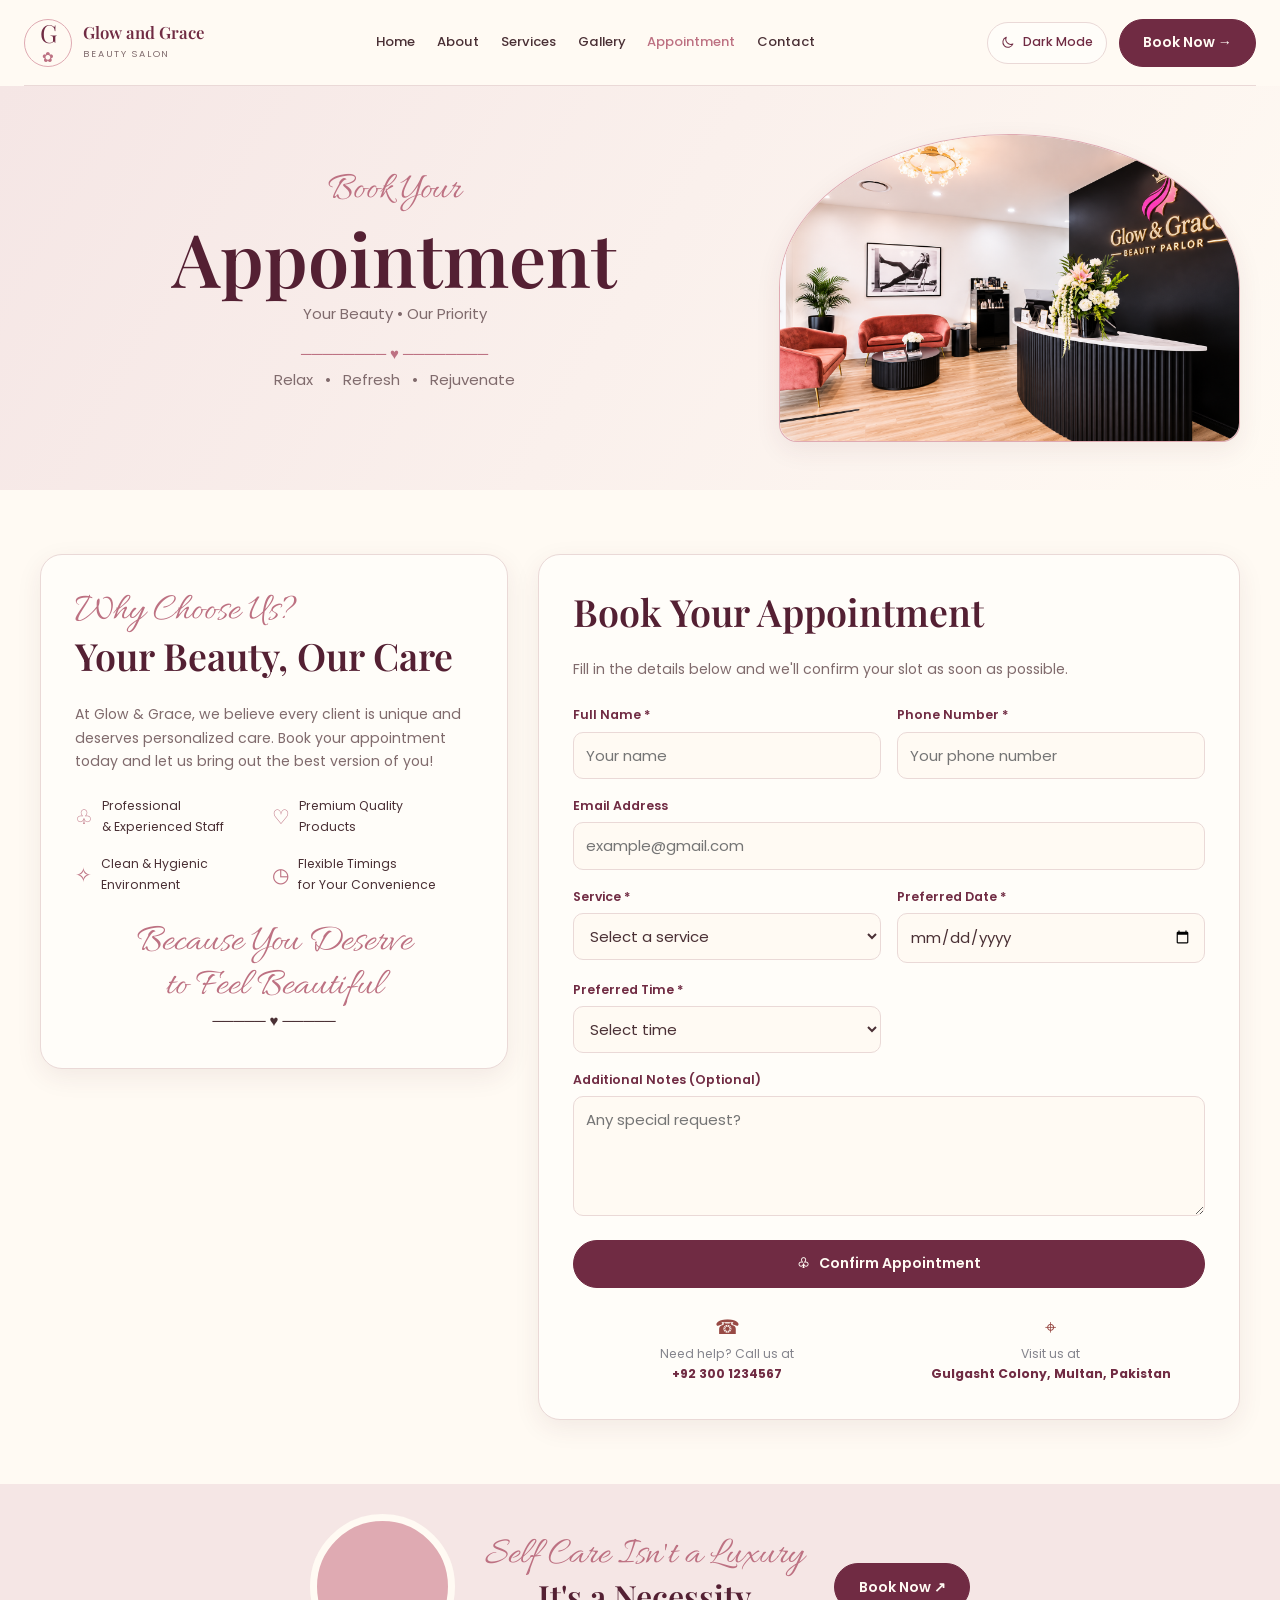
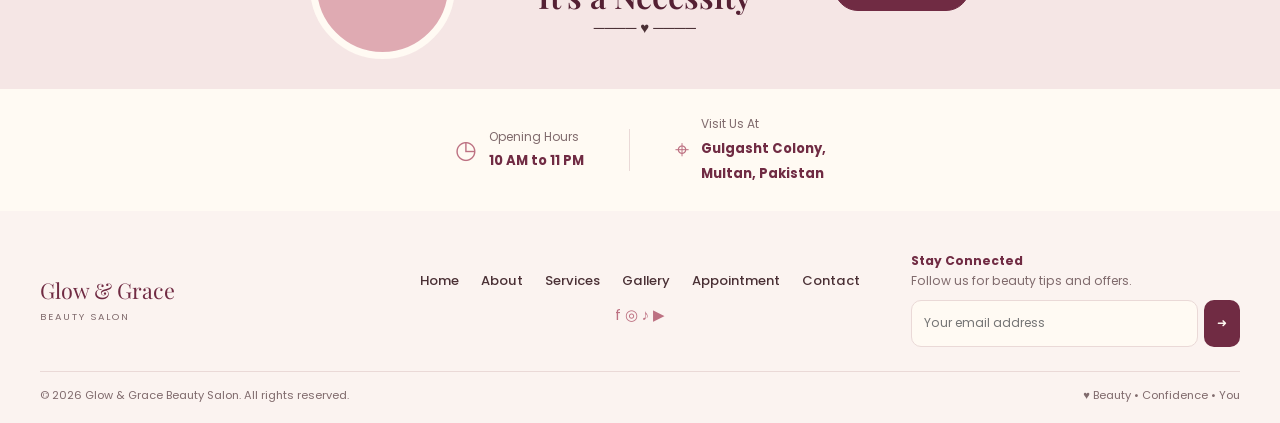
<file: appointment.html>
<!DOCTYPE html>
<html lang="en">

<head>
  <meta charset="UTF-8">
  <meta name="viewport" content="width=device-width, initial-scale=1.0">
  <title>Appointment | Glow & Grace Beauty Salon</title>
  <link
    href="https://fonts.googleapis.com/css2?family=Allura&family=Playfair+Display:ital,wght@0,500;0,600;1,600&family=Poppins:wght@300;400;500;600;700&display=swap"
    rel="stylesheet">
  
  <link rel="stylesheet" href="style.css">
  <script src="vip-navigation.js" defer></script>
</head>

<body class="vip-page vip-appointment">
   <header class="topbar">
    <a class="brand" href="index.html">
      <span class="brand-mark">G<span>✿</span></span>
      <span><span class="brand-name">Glow and Grace</span><span class="brand-sub">BEAUTY SALON</span></span>
    </a>
    <button class="nav-toggle" type="button" aria-label="Open navigation" aria-expanded="false" aria-controls="main-navigation" data-nav-toggle><svg class="nav-icon" viewBox="0 0 24 24" aria-hidden="true" focusable="false"><path d="M4 7h16M4 12h16M4 17h16" /></svg></button>
    <nav id="main-navigation">
      <a href="index.html">Home</a>
      <a href="about.html">About</a>
      <a href="services.html">Services</a>
      <a href="gallery.html">Gallery</a>
      <a class="active" href="appointment.html" aria-current="page">Appointment</a>
      <a href="contact.html">Contact</a>
    </nav>
    <div class="nav-actions">
      <button class="theme-toggle" id="themeToggle" type="button" aria-label="Switch to dark mode"><svg class="theme-icon" viewBox="0 0 24 24" aria-hidden="true" focusable="false"><path d="M20.2 15.1A8.6 8.6 0 0 1 8.9 3.8 8.8 8.8 0 1 0 20.2 15.1Z" /></svg><span>Dark Mode</span></button>
      <a class="btn" href="appointment.html">Book Now →</a>
    </div>
  </header>
  <section class="hero">
    <div class="hero-left"><span class="script">Book Your</span>
      <h1>Appointment</h1>
      <p>Your Beauty • Our Priority</p>
      <div class="heart">──────── ♥ ────────</div>
      <p>Relax &nbsp; • &nbsp; Refresh &nbsp; • &nbsp; Rejuvenate</p>
    </div>
    <div class="hero-right">
      <img src="images/new-salon-photos/Glow%20%26%20Grace%20Beauty%20Reception%20(1).png"
        alt="Glow and Grace Beauty Reception"
        style="width: 100%; height: 100%; object-fit: cover; border-radius: inherit;">
    </div>
  </section>
  <main class="content">
    <section class="why">
      <span class="script">Why Choose Us?</span>
      <h2>Your Beauty, Our Care</h2>
      <p>At Glow &amp; Grace, we believe every client is unique and deserves personalized care. Book your appointment
        today and let us bring out the best version of you!</p>
      <div class="feature"><span>♧</span>
        <p>Professional<br>&amp; Experienced Staff</p>
      </div>
      <div class="feature"><span>♡</span>
        <p>Premium Quality<br>Products</p>
      </div>
      <div class="feature"><span>✧</span>
        <p>Clean &amp; Hygienic<br>Environment</p>
      </div>
      <div class="feature"><span>◷</span>
        <p>Flexible Timings<br>for Your Convenience</p>
      </div>
      <div class="quote">Because You Deserve<br>to Feel Beautiful</div>
      <div class="heart" style="text-align:center">───── ♥ ─────</div>
    </section>
    <section class="booking" id="booking">
      <h2>Book Your Appointment</h2>
      <p class="description">Fill in the details below and we'll confirm your slot as soon as possible.</p>
      <form id="appointmentForm" novalidate>
        <div class="field"><label for="name">Full Name *</label><input id="name" name="name" type="text"
            placeholder="Your name"><span class="error-msg" id="nameError">Please enter a valid name (only letters, min
            3 characters)</span></div>
        <div class="field"><label for="phone">Phone Number *</label><input id="phone" name="phone" type="tel"
            placeholder="Your phone number"><span class="error-msg" id="phoneError">Please enter a valid phone number
            (e.g. 03001234567)</span></div>
        <div class="field full"><label for="email">Email Address</label><input id="email" name="email" type="email"
            placeholder="example@gmail.com"><span class="error-msg" id="emailError">Please enter a valid email
            address</span></div>
        <div class="field"><label for="service">Service *</label><select id="service" name="service">
            <option value="">Select a service</option>
            <option>Facial &amp; Skin Care</option>
            <option>Hair Styling</option>
            <option>Hair Cut &amp; Treatment</option>
            <option>Bridal Makeup</option>
            <option>Party Makeup</option>
            <option>Manicure &amp; Pedicure</option>
            <option>Waxing &amp; Threading</option>
            <option>Mehndi</option>
          </select><span class="error-msg" id="serviceError">Please select a service</span></div>
        <div class="field"><label for="date">Preferred Date *</label><input id="date" name="date" type="date"><span
            class="error-msg" id="dateError">Please select today or a future date</span></div>
        <div class="field"><label for="time">Preferred Time *</label><select id="time" name="time">
            <option value="">Select time</option>
            <option>10:00 AM</option>
            <option>11:00 AM</option>
            <option>12:00 PM</option>
            <option>1:00 PM</option>
            <option>2:00 PM</option>
            <option>3:00 PM</option>
            <option>4:00 PM</option>
            <option>5:00 PM</option>
            <option>6:00 PM</option>
            <option>7:00 PM</option>
            <option>8:00 PM</option>
            <option>9:00 PM</option>
            <option>10:00 PM</option>
            <option>11:00 PM</option>
          </select><span class="error-msg" id="timeError">Please select your preferred time</span></div>
        <div class="field full"><label for="notes">Additional Notes (Optional)</label><textarea id="notes" name="notes"
            placeholder="Any special request?"></textarea></div>
        <button class="submit" type="submit">♧ &nbsp; Confirm Appointment</button>
      </form>
      <div class="contact">
        <div><span style="color:#984a45;font-size:20px">☎</span><br><span style="color:#85858d">Need help? Call us
            at</span><br><strong>+92 300 1234567</strong></div>
        <div><span style="color:#984a45;font-size:20px">⌖</span><br><span style="color:#85858d">Visit us
            at</span><br><strong>Gulgasht Colony, Multan, Pakistan</strong></div>
      </div>
    </section>
  </main>
  <section class="promo">
    <div class="promo-img"></div>
    <div><span class="script">Self Care Isn't a Luxury</span>
      <h2>It's a Necessity</h2>
      <div class="heart">──── ♥ ────</div>
    </div>
    <a href="#booking">Book Now ↗</a>
  </section>
  <section class="information">
    <div class="info-item"><span class="info-icon">◷</span>
      <div>
        <p>Opening Hours</p><strong>10 AM to 11 PM</strong>
      </div>
    </div>
    <div class="separator"></div>
    <div class="info-item"><span class="info-icon">⌖</span>
      <div>
        <p>Visit Us At</p><strong>Gulgasht Colony,<br>Multan, Pakistan</strong>
      </div>
    </div>
  </section>
  <footer>
    <div class="footer-top">
      <a href="index.html" class="logo">Glow &amp; Grace<span>BEAUTY SALON</span></a>
      <div>
        <nav class="footer-links"><a href="index.html">Home</a><a href="about.html">About</a><a
            href="services.html">Services</a><a href="gallery.html">Gallery</a><a
            href="appointment.html">Appointment</a><a href="contact.html">Contact</a></nav>
        <div class="social">f ◎ ♪ ▶</div>
      </div>
      <div class="newsletter"><strong>Stay Connected</strong><br>Follow us for beauty tips and offers.<form
          id="newsletterForm"><input type="email" placeholder="Your email address" aria-label="Your email address"
            required><button type="submit">➜</button></form>
      </div>
    </div>
    <div class="footer-bottom"><span>© 2026 Glow &amp; Grace Beauty Salon. All rights reserved.</span><span>♥ Beauty •
        Confidence • You</span></div>
  </footer>
  <script>
    const dateField = document.getElementById("date");
    const appointmentForm = document.getElementById("appointmentForm");
    function getToday() { const now = new Date(); return new Date(now.getTime() - now.getTimezoneOffset() * 60000).toISOString().split("T")[0]; }
    dateField.min = getToday();
    function showError(inputId, errorId, isValid) { const input = document.getElementById(inputId); const err = document.getElementById(errorId); if (isValid) { input.classList.remove("error"); err.classList.remove("show"); } else { input.classList.add("error"); err.classList.add("show"); } return isValid; }
    function validateName() { const v = document.getElementById("name").value.trim(); return showError("name", "nameError", /^[A-Za-z\s]{3,}$/.test(v)); }
    function validatePhone() { const v = document.getElementById("phone").value.trim().replace(/[\s-]/g, ""); const clean = v.startsWith("+92") ? "0" + v.slice(3) : v; return showError("phone", "phoneError", /^03\d{9}$/.test(clean)); }
    function validateEmail() { const v = document.getElementById("email").value.trim(); if (v === "") return showError("email", "emailError", true); return showError("email", "emailError", /^[^\s@]+@[^\s@]+\.[^\s@]{2,}$/.test(v)); }
    function validateService() { const v = document.getElementById("service").value; return showError("service", "serviceError", v !== ""); }
    function validateDate() { const v = dateField.value; if (v === "") return showError("date", "dateError", false); return showError("date", "dateError", v >= getToday()); }
    function validateTime() { const v = document.getElementById("time").value; return showError("time", "timeError", v !== ""); }
    ["name", "phone", "email", "service", "date", "time"].forEach(id => { document.getElementById(id).addEventListener("input", () => { if (id === "name") validateName(); if (id === "phone") validatePhone(); if (id === "email") validateEmail(); if (id === "service") validateService(); if (id === "date") validateDate(); if (id === "time") validateTime(); }); document.getElementById(id).addEventListener("change", () => { if (id === "name") validateName(); if (id === "phone") validatePhone(); if (id === "email") validateEmail(); if (id === "service") validateService(); if (id === "date") validateDate(); if (id === "time") validateTime(); }); });
    appointmentForm.addEventListener("submit", function (event) { event.preventDefault(); const okName = validateName(); const okPhone = validatePhone(); const okEmail = validateEmail(); const okService = validateService(); const okDate = validateDate(); const okTime = validateTime(); if (!okName || !okPhone || !okEmail || !okService || !okDate || !okTime) { return; } const name = document.getElementById("name").value.trim(); const service = document.getElementById("service").value; const date = dateField.value; const time = document.getElementById("time").value; alert("Thank you, " + name + "!\n\n" + "Your appointment request has been recorded in this demo.\n\n" + "Service: " + service + "\n" + "Date: " + date + "\n" + "Time: " + time + "\n\n" + "Glow & Grace Beauty Salon"); appointmentForm.reset(); dateField.min = getToday(); });
    document.getElementById("newsletterForm").addEventListener("submit", function (event) { event.preventDefault(); const newsletterEmail = this.querySelector('input[type="email"]'); if (!newsletterEmail.checkValidity()) { newsletterEmail.reportValidity(); return; } alert("Thank you for your interest!"); this.reset(); });
  </script>
</body>

</html>
</file>
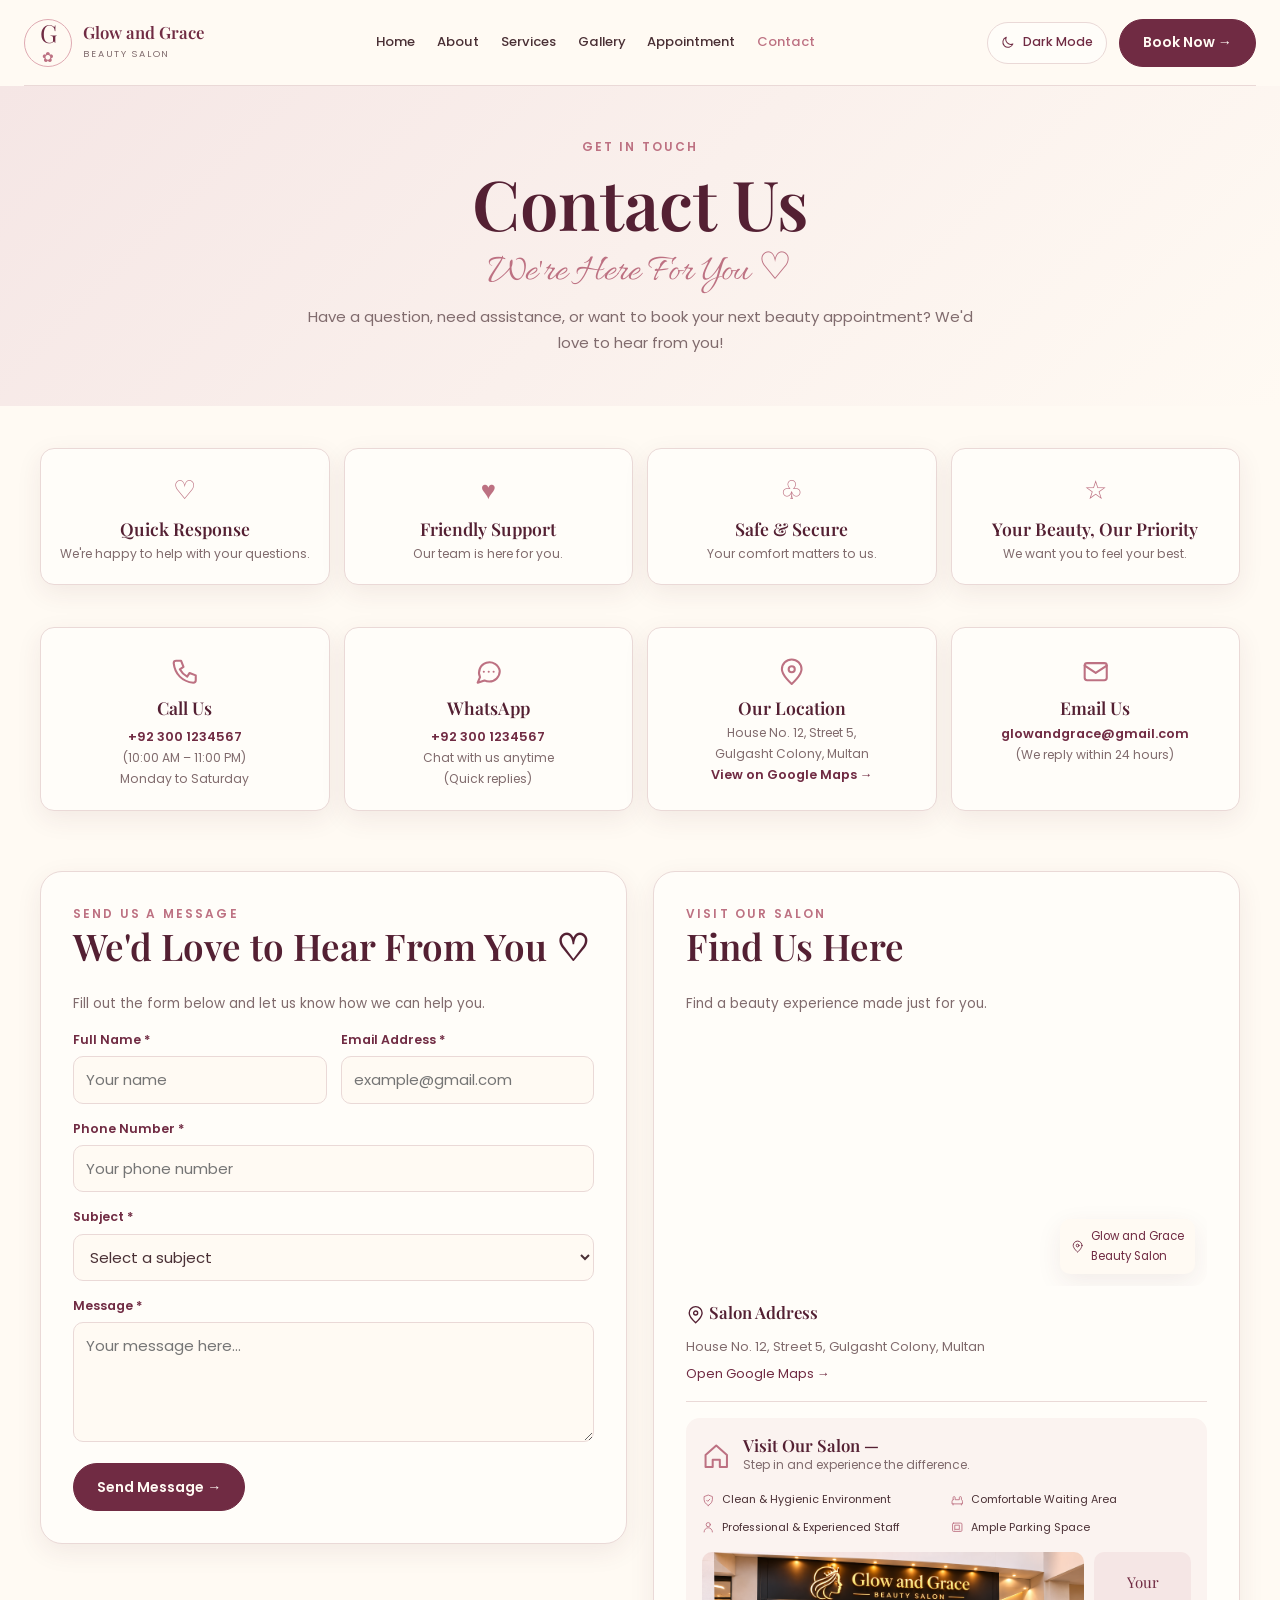
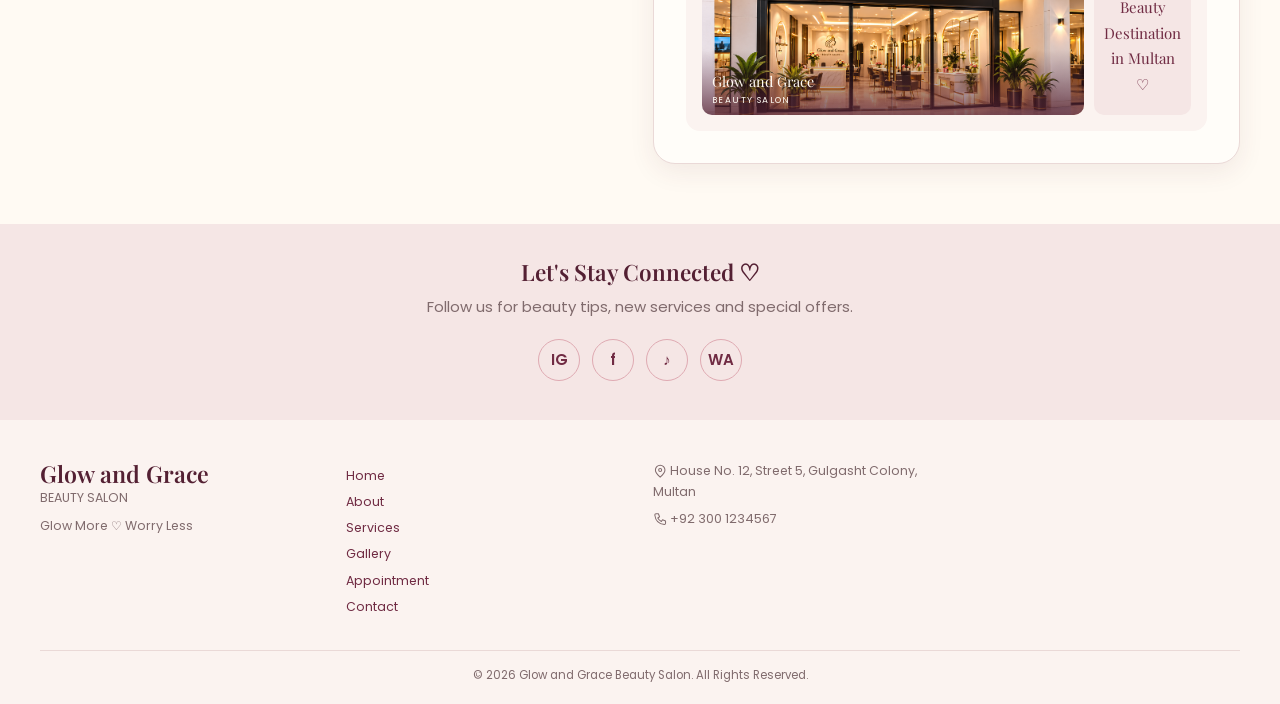
<file: contact.html>
<!DOCTYPE html>
<html lang="en">
<head>
<meta charset="UTF-8">
<meta name="viewport" content="width=device-width, initial-scale=1.0">

<title>Contact Us | Glow and Grace Beauty Salon</title>
<link href="https://fonts.googleapis.com/css2?family=Allura&family=Playfair+Display:ital,wght@0,500;0,600;1,600&family=Poppins:wght@300;400;500;600;700&display=swap" rel="stylesheet">


<link rel="stylesheet" href="style.css">
<script src="vip-navigation.js" defer></script>
</head>

<body class="vip-page vip-contact">

  <header class="topbar">
    <a class="brand" href="index.html">
      <span class="brand-mark">G<span>✿</span></span>
      <span><span class="brand-name">Glow and Grace</span><span class="brand-sub">BEAUTY SALON</span></span>
    </a>
    <button class="nav-toggle" type="button" aria-label="Open navigation" aria-expanded="false" aria-controls="main-navigation" data-nav-toggle><svg class="nav-icon" viewBox="0 0 24 24" aria-hidden="true" focusable="false"><path d="M4 7h16M4 12h16M4 17h16" /></svg></button>
    <nav id="main-navigation">
      <a href="index.html">Home</a>
      <a href="about.html">About</a>
      <a href="services.html">Services</a>
      <a href="gallery.html">Gallery</a>
      <a href="appointment.html">Appointment</a>
      <a class="active" href="contact.html" aria-current="page">Contact</a>
    </nav>
    <div class="nav-actions">
      <button class="theme-toggle" id="themeToggle" type="button" aria-label="Switch to dark mode"><svg class="theme-icon" viewBox="0 0 24 24" aria-hidden="true" focusable="false"><path d="M20.2 15.1A8.6 8.6 0 0 1 8.9 3.8 8.8 8.8 0 1 0 20.2 15.1Z" /></svg><span>Dark Mode</span></button>
      <a class="btn" href="appointment.html">Book Now →</a>
    </div>
  </header>

<section class="hero">
    <div class="hero-content">
        <div class="small-title">GET IN TOUCH</div>

        <h1>Contact Us</h1>

        <div class="script">We're Here For You ♡</div>

        <p>
            Have a question, need assistance, or want to
            book your next beauty appointment?
            We'd love to hear from you!
        </p>
    </div>

</section>

<section class="features">

    <div class="feature">
        <div class="icon">♡</div>
        <h3>Quick Response</h3>
        <p>We're happy to help with your questions.</p>
    </div>

    <div class="feature">
        <div class="icon">♥</div>
        <h3>Friendly Support</h3>
        <p>Our team is here for you.</p>
    </div>

    <div class="feature">
        <div class="icon">♧</div>
        <h3>Safe & Secure</h3>
        <p>Your comfort matters to us.</p>
    </div>

    <div class="feature">
        <div class="icon">☆</div>
        <h3>Your Beauty, Our Priority</h3>
        <p>We want you to feel your best.</p>
    </div>

</section>

<section class="contact-info">

    <div class="info-card">
        <div class="icon"><svg class="ui-icon" viewBox="0 0 24 24" aria-hidden="true" focusable="false"><path d="M5 3h4l2 5-3 2a15 15 0 0 0 6 6l2-3 5 2v4a2 2 0 0 1-2 2C10 20 4 14 3 5a2 2 0 0 1 2-2Z" /></svg></div>
        <h3>Call Us</h3>
        <a class="cw-num" href="tel:+923001234567">+92 300 1234567</a>
        <p>(10:00 AM – 11:00 PM)<br>Monday to Saturday</p>
    </div>

    <div class="info-card">
        <div class="icon"><svg class="ui-icon" viewBox="0 0 24 24" aria-hidden="true" focusable="false"><path d="M21 11.5a8.5 8.5 0 0 1-8.5 8.5 9 9 0 0 1-4-.9L3 21l1.9-4.6a8.5 8.5 0 1 1 16.1-4.9Z" /><path d="M8 12h.01M12 12h.01M16 12h.01" /></svg></div>
        <h3>WhatsApp</h3>
        <a class="cw-num" href="https://wa.me/923001234567" target="_blank">+92 300 1234567</a>
        <p>Chat with us anytime<br>(Quick replies)</p>
    </div>

    <div class="info-card">
        <div class="icon"><svg class="ui-icon" viewBox="0 0 24 24" aria-hidden="true" focusable="false"><path d="M20 10c0 5-8 12-8 12S4 15 4 10a8 8 0 1 1 16 0Z" /><circle cx="12" cy="10" r="2.5" /></svg></div>
        <h3>Our Location</h3>
        <p>House No. 12, Street 5,<br>Gulgasht Colony, Multan</p>
        <p>
            <a href="https://www.google.com/maps/search/?api=1&query=Glow+and+Grace+Beauty+Salon+House+No+12+Street+5+Gulgasht+Colony+Multan"
               target="_blank">
                View on Google Maps →
            </a>
        </p>
    </div>

    <div class="info-card">
        <div class="icon"><svg class="ui-icon" viewBox="0 0 24 24" aria-hidden="true" focusable="false"><rect x="3" y="5" width="18" height="14" rx="2" /><path d="m3 7 9 6 9-6" /></svg></div>
        <h3>Email Us</h3>
        <p>
            <a href="mailto:glowandgrace@gmail.com">
                glowandgrace@gmail.com
            </a>
        </p>
        <p>(We reply within 24 hours)</p>
    </div>

</section>

<section class="main-section">

    <div class="form-box">

        <div class="small-title">SEND US A MESSAGE</div>

        <h2>We'd Love to Hear From You ♡</h2>

        <p>
            Fill out the form below and let us know
            how we can help you.
        </p>

        <form id="contactForm" novalidate>

            <div class="form-row">
                <div class="form-group">
                    <label for="name">Full Name *</label>
                    <input type="text"
                           id="name"
                           placeholder="Your name">
                    <span class="error-msg" id="nameError">Please enter a valid name (only letters, min 3 characters)</span>
                </div>

                <div class="form-group">
                    <label for="email">Email Address *</label>
                    <input type="email"
                           id="email"
                           placeholder="example@gmail.com">
                    <span class="error-msg" id="emailError">Please enter a valid email address</span>
                </div>
            </div>

            <div class="form-group">
                <label for="phone">Phone Number *</label>
                <input type="tel"
                       id="phone"
                       placeholder="Your phone number">
                <span class="error-msg" id="phoneError">Please enter a valid phone number (e.g. 03001234567)</span>
            </div>

            <div class="form-group">
                <label for="service">Subject *</label>
                <select id="service">
                    <option value="">Select a subject</option>
                    <option>Facial & Skin Care</option>
                    <option>Hair Care</option>
                    <option>Hair Styling</option>
                    <option>Makeup</option>
                    <option>Nail Care</option>
                    <option>Waxing</option>
                    <option>Bridal Makeup</option>
                    <option>Massage & Spa</option>
                    <option>Other Service</option>
                </select>
                <span class="error-msg" id="serviceError">Please select a subject</span>
            </div>

            <div class="form-group">
                <label for="message">Message *</label>
                <textarea id="message"
                          placeholder="Your message here..."></textarea>
                <span class="error-msg" id="messageError">Please write your message (min 10 characters)</span>
            </div>

            <button type="submit" class="submit-btn">
                Send Message →
            </button>

        </form>
    </div>

    <div class="location-box">

        <div class="small-title">VISIT OUR SALON</div>

        <h2>Find Us Here</h2>

        <p>Find a beauty experience made just for you.</p>

        <div class="map-wrap">
            <iframe
                class="map"
                src="https://maps.google.com/maps?q=Gulgasht%20Colony%2C%20Multan&t=&z=15&ie=UTF8&iwloc=&output=embed"
                loading="lazy"
                allowfullscreen>
            </iframe>
            <div class="map-pin-label">
                <span class="pin"><svg class="ui-icon" viewBox="0 0 24 24" aria-hidden="true" focusable="false"><path d="M20 10c0 5-8 12-8 12S4 15 4 10a8 8 0 1 1 16 0Z" /><circle cx="12" cy="10" r="2.5" /></svg></span>
                <span class="pin-text">Glow and Grace<br>Beauty Salon</span>
            </div>
        </div>

        <div class="address">
            <h3><svg class="ui-icon" viewBox="0 0 24 24" aria-hidden="true" focusable="false"><path d="M20 10c0 5-8 12-8 12S4 15 4 10a8 8 0 1 1 16 0Z" /><circle cx="12" cy="10" r="2.5" /></svg> Salon Address</h3>
            <p>House No. 12, Street 5, Gulgasht Colony, Multan</p>
            <p>
                <a href="https://www.google.com/maps/search/?api=1&query=Glow+and+Grace+Beauty+Salon+House+No+12+Street+5+Gulgasht+Colony+Multan"
                   target="_blank">
                    Open Google Maps →
                </a>
            </p>
        </div>

        <div class="visit-card">
            <div class="visit-head">
                <div class="v-icon"><svg class="ui-icon" viewBox="0 0 24 24" aria-hidden="true" focusable="false"><path d="m3 11 9-8 9 8v10h-6v-6H9v6H3V11Z" /></svg></div>
                <div>
                    <h3>Visit Our Salon <span>—</span></h3>
                    <p>Step in and experience the difference.</p>
                </div>
            </div>

            <div class="visit-features">
                <div class="vf"><div class="ic"><svg class="ui-icon" viewBox="0 0 24 24" aria-hidden="true" focusable="false"><path d="M12 22s8-4 8-11V5l-8-3-8 3v6c0 7 8 11 8 11Z" /><path d="m9 12 2 2 4-4" /></svg></div><span>Clean &amp; Hygienic Environment</span></div>
                <div class="vf"><div class="ic"><svg class="ui-icon" viewBox="0 0 24 24" aria-hidden="true" focusable="false"><path d="M4 11V7a2 2 0 0 1 4 0v4h8V7a2 2 0 0 1 4 0v4a3 3 0 0 1 2 3v5H2v-5a3 3 0 0 1 2-3Z" /><path d="M4 19v2m16-2v2" /></svg></div><span>Comfortable Waiting Area</span></div>
                <div class="vf"><div class="ic"><svg class="ui-icon" viewBox="0 0 24 24" aria-hidden="true" focusable="false"><circle cx="12" cy="7" r="4" /><path d="M4 21a8 8 0 0 1 16 0" /></svg></div><span>Professional &amp; Experienced Staff</span></div>
                <div class="vf"><div class="ic"><svg class="ui-icon" viewBox="0 0 24 24" aria-hidden="true" focusable="false"><rect x="3" y="4" width="18" height="16" rx="2" /><path d="M8 8h8v8H8z" /><path d="M7 17h.01M17 17h.01" /></svg></div><span>Ample Parking Space</span></div>
            </div>

            <div class="visit-img-row">
                <div class="visit-img-wrap">
                    <img src="images/new-salon-photos/contactpage/Golden%20Glow%20and%20Grace%20Beauty%20Salon.png" alt="Golden Glow and Grace Beauty Salon exterior" loading="lazy">
                    <div class="shop-name">Glow and Grace<small>BEAUTY SALON</small></div>
                </div>
                <div class="visit-side">Your<br>Beauty<br>Destination<br>in Multan<br>♡</div>
            </div>
        </div>

    </div>

</section>

<section class="social">

    <h2>Let's Stay Connected ♡</h2>

    <p>Follow us for beauty tips, new services and special offers.</p>

    <a href="https://www.instagram.com/" target="_blank">IG</a>
    <a href="https://www.facebook.com/" target="_blank">f</a>
    <a href="https://www.tiktok.com/" target="_blank">♪</a>
    <a href="https://wa.me/923001234567" target="_blank">WA</a>

</section>

<footer>

    <div class="footer-content">

        <div>
            <h2>Glow and Grace</h2>
            <p>BEAUTY SALON</p>
            <p>Glow More ♡ Worry Less</p>
        </div>

        <div>
            <a href="index.html">Home</a>
            <a href="about.html">About</a>
            <a href="services.html">Services</a>
            <a href="gallery.html">Gallery</a>
            <a href="appointment.html">Appointment</a>
            <a href="contact.html">Contact</a>
        </div>

        <div>
            <p><svg class="ui-icon" viewBox="0 0 24 24" aria-hidden="true" focusable="false"><path d="M20 10c0 5-8 12-8 12S4 15 4 10a8 8 0 1 1 16 0Z" /><circle cx="12" cy="10" r="2.5" /></svg> House No. 12, Street 5, Gulgasht Colony, Multan</p>
            <p><svg class="ui-icon" viewBox="0 0 24 24" aria-hidden="true" focusable="false"><path d="M5 3h4l2 5-3 2a15 15 0 0 0 6 6l2-3 5 2v4a2 2 0 0 1-2 2C10 20 4 14 3 5a2 2 0 0 1 2-2Z" /></svg> +92 300 1234567</p>
        </div>

    </div>

    <div class="copyright">
        © 2026 Glow and Grace Beauty Salon.
        All Rights Reserved.
    </div>

</footer>

<div class="popup-overlay" id="successPopup">
  <div class="popup-box">
    <div class="tick">✓</div>
    <h3>Message Sent Successfully! ♡</h3>
    <p>Thank you for contacting Glow and Grace.<br>We will reply within 24 hours.</p>
    <button class="popup-btn" id="popupOkBtn">OK → Open WhatsApp</button>
  </div>
</div>

<script>
function showError(inputId, errorId, isValid){
  const input = document.getElementById(inputId);
  const err = document.getElementById(errorId);
  if(isValid){
    input.classList.remove("error");
    err.classList.remove("show");
  } else {
    input.classList.add("error");
    err.classList.add("show");
  }
  return isValid;
}
function validateName(){
  const v = document.getElementById("name").value.trim();
  return showError("name","nameError", /^[A-Za-z\s]{3,}$/.test(v));
}
function validateEmail(){
  const v = document.getElementById("email").value.trim();
  return showError("email","emailError", /^[^\s@]+@[^\s@]+\.[^\s@]{2,}$/.test(v));
}
function validatePhone(){
  const v = document.getElementById("phone").value.trim().replace(/[\s-]/g,"");
  const clean = v.startsWith("+92") ? "0" + v.slice(3) : v;
  return showError("phone","phoneError", /^03\d{9}$/.test(clean));
}
function validateService(){
  const v = document.getElementById("service").value;
  return showError("service","serviceError", v !== "");
}
function validateMessage(){
  const v = document.getElementById("message").value.trim();
  return showError("message","messageError", v.length >= 10);
}
["name","email","phone","service","message"].forEach(id=>{
  document.getElementById(id).addEventListener("input", ()=>{
    if(id==="name") validateName();
    if(id==="email") validateEmail();
    if(id==="phone") validatePhone();
    if(id==="service") validateService();
    if(id==="message") validateMessage();
  });
});

let pendingWhatsAppURL = "";

document.getElementById("contactForm").addEventListener("submit",
function(event) {
    event.preventDefault();

    const okName = validateName();
    const okEmail = validateEmail();
    const okPhone = validatePhone();
    const okService = validateService();
    const okMessage = validateMessage();

    if (!okName || !okEmail || !okPhone || !okService || !okMessage) {
        return;
    }

    const name = document.getElementById("name").value.trim();
    const email = document.getElementById("email").value.trim();
    const phone = document.getElementById("phone").value.trim();
    const service = document.getElementById("service").value;
    const message = document.getElementById("message").value.trim();

    const whatsappNumber = "923001234567";

    const text =
        "Hello Glow and Grace Beauty Salon!" +
        "\nName: " + name +
        "\nEmail: " + email +
        "\nPhone: " + phone +
        "\nService: " + (service || "Not selected") +
        "\nMessage: " + message;

    pendingWhatsAppURL =
        "https://wa.me/" + whatsappNumber +
        "?text=" + encodeURIComponent(text);

    document.getElementById("successPopup").classList.add("show");
});

document.getElementById("popupOkBtn").addEventListener("click", function(){
  document.getElementById("successPopup").classList.remove("show");
  document.getElementById("contactForm").reset();
  if(pendingWhatsAppURL){
    window.open(pendingWhatsAppURL, "_blank");
    pendingWhatsAppURL = "";
  }
});

</script>

</body>
</html>
</file>
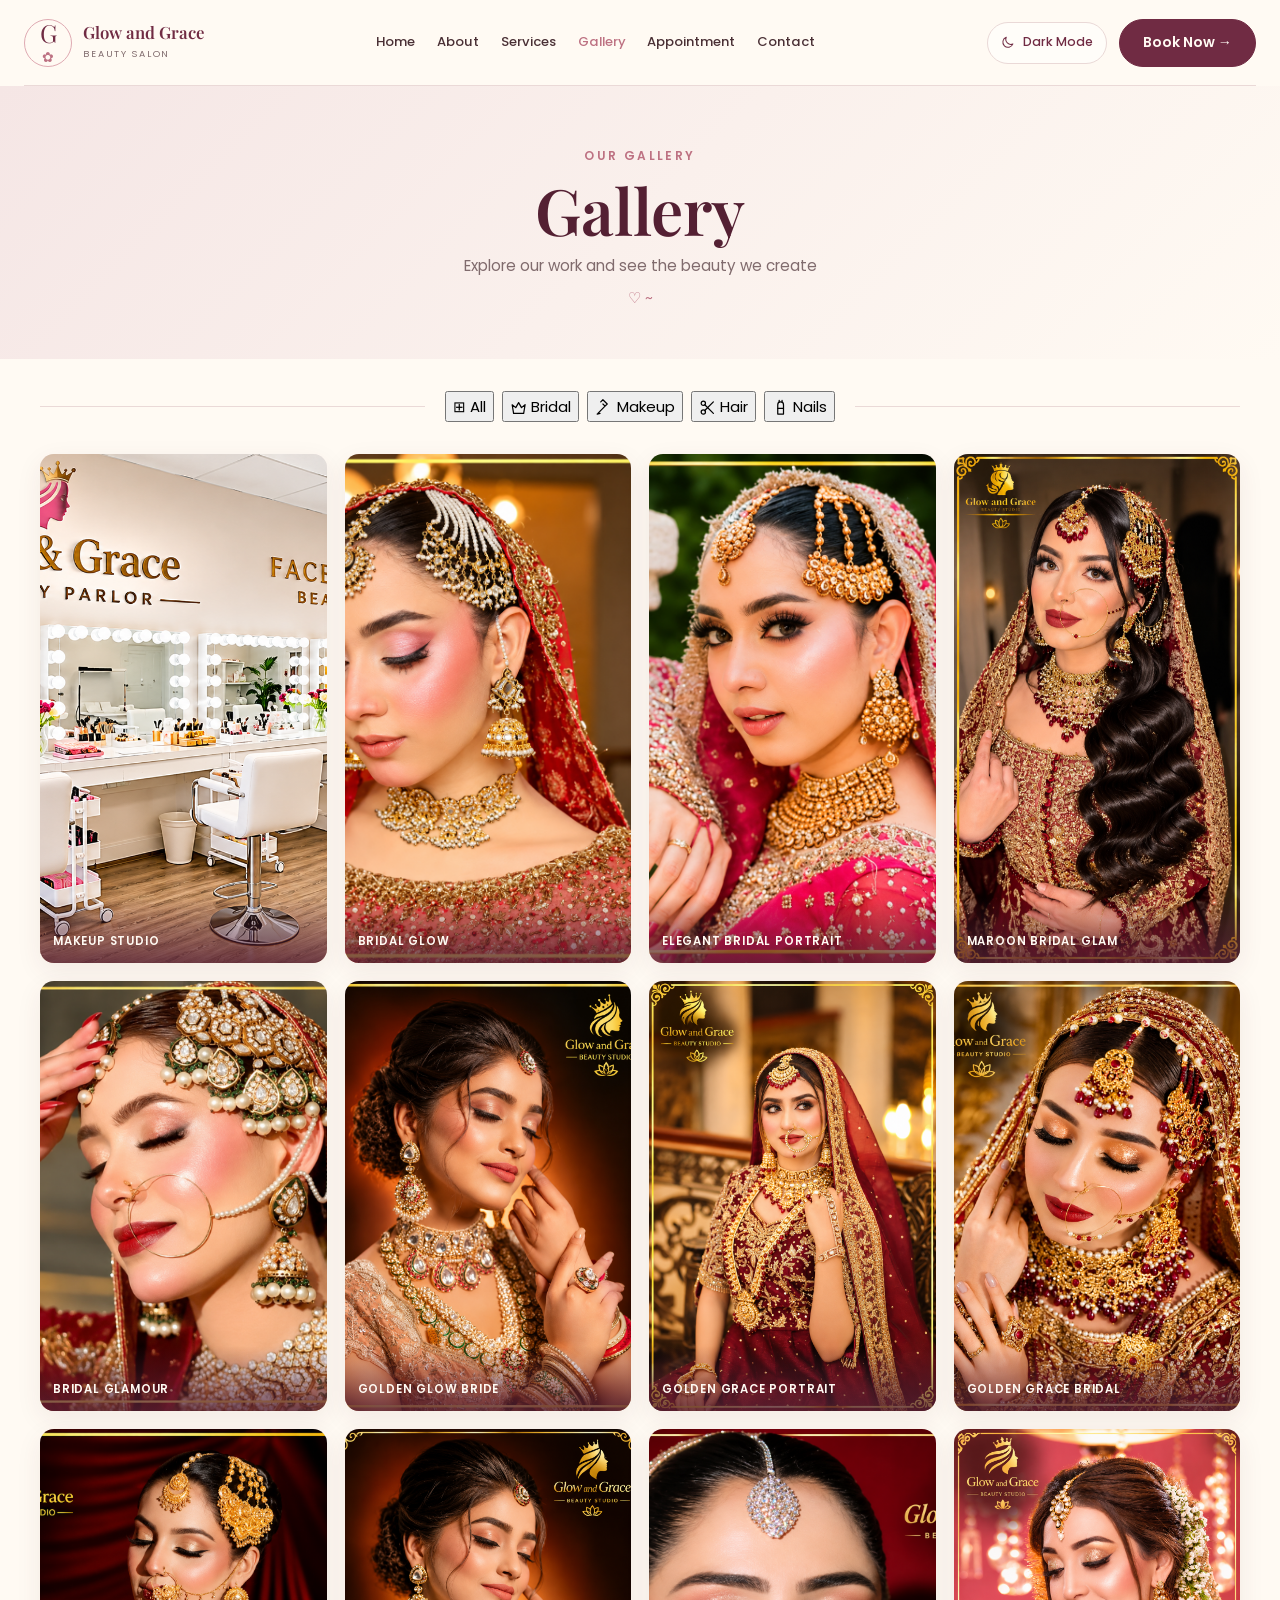
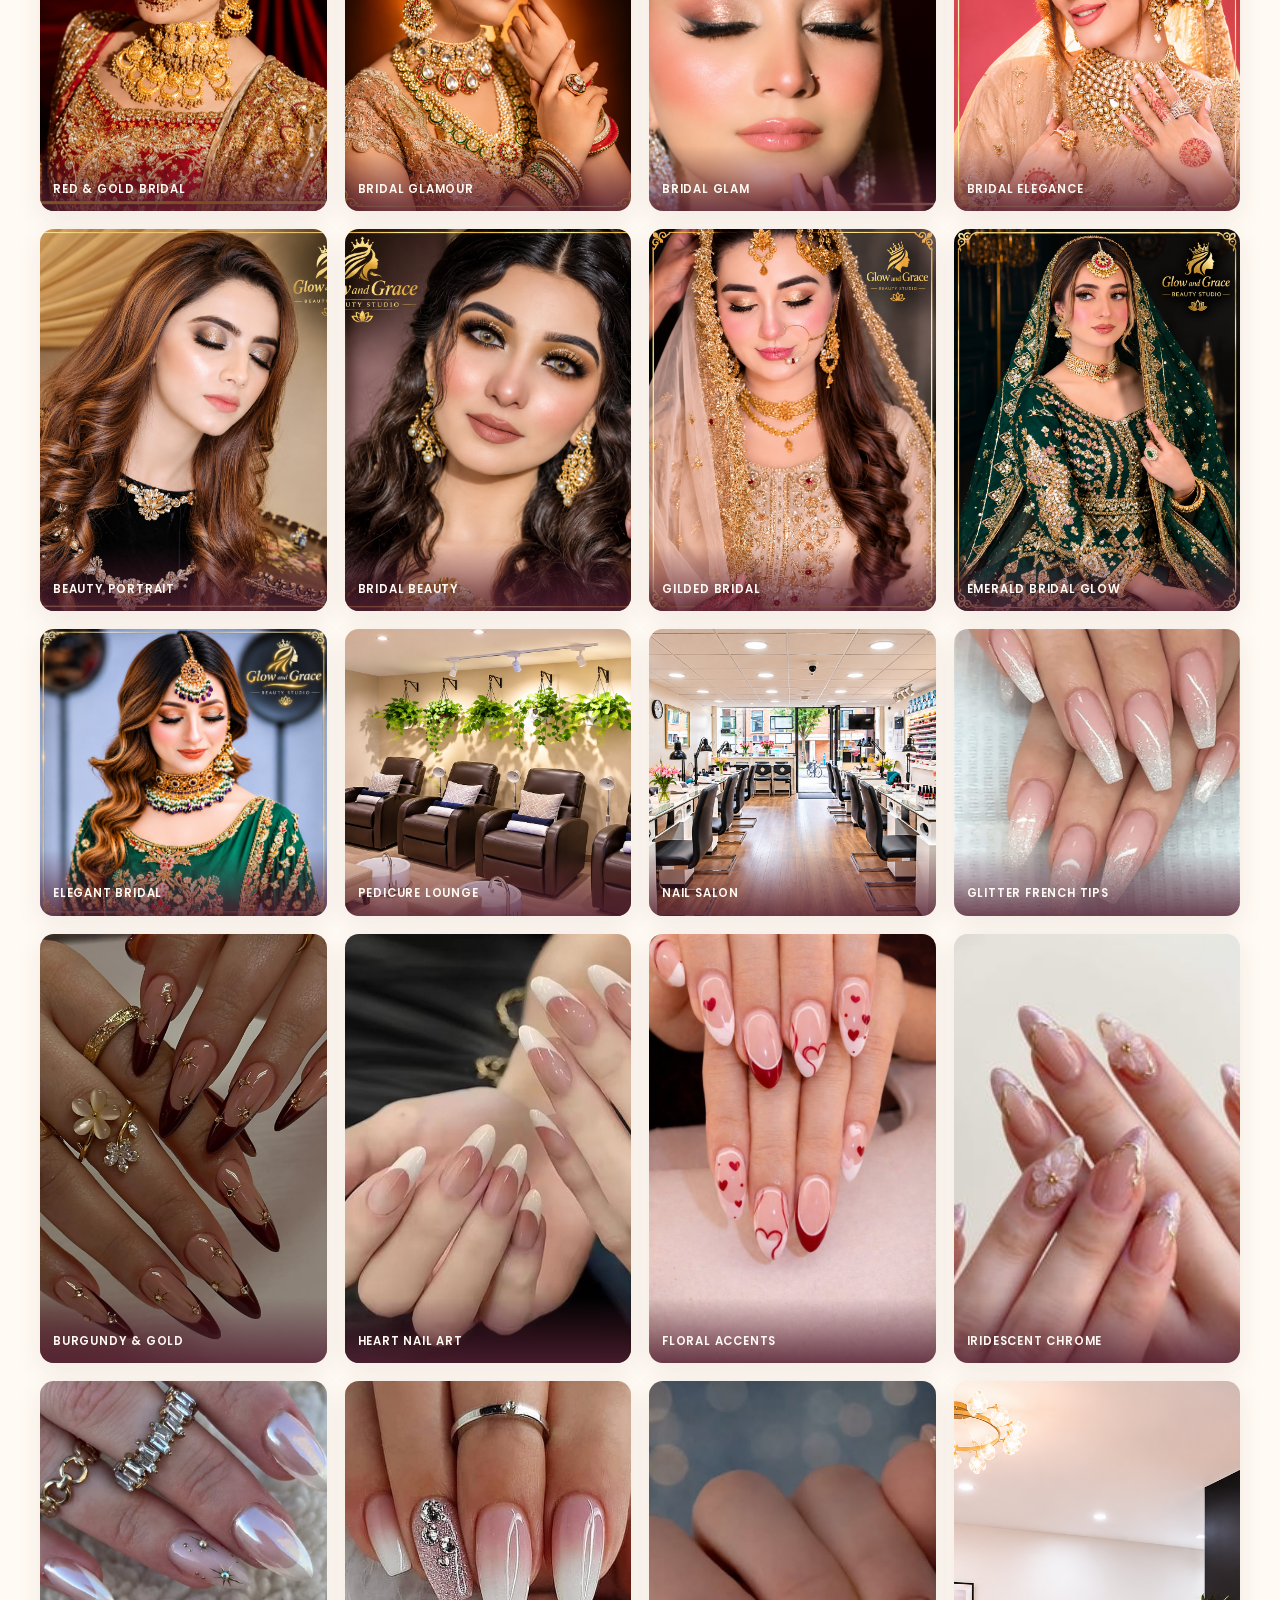
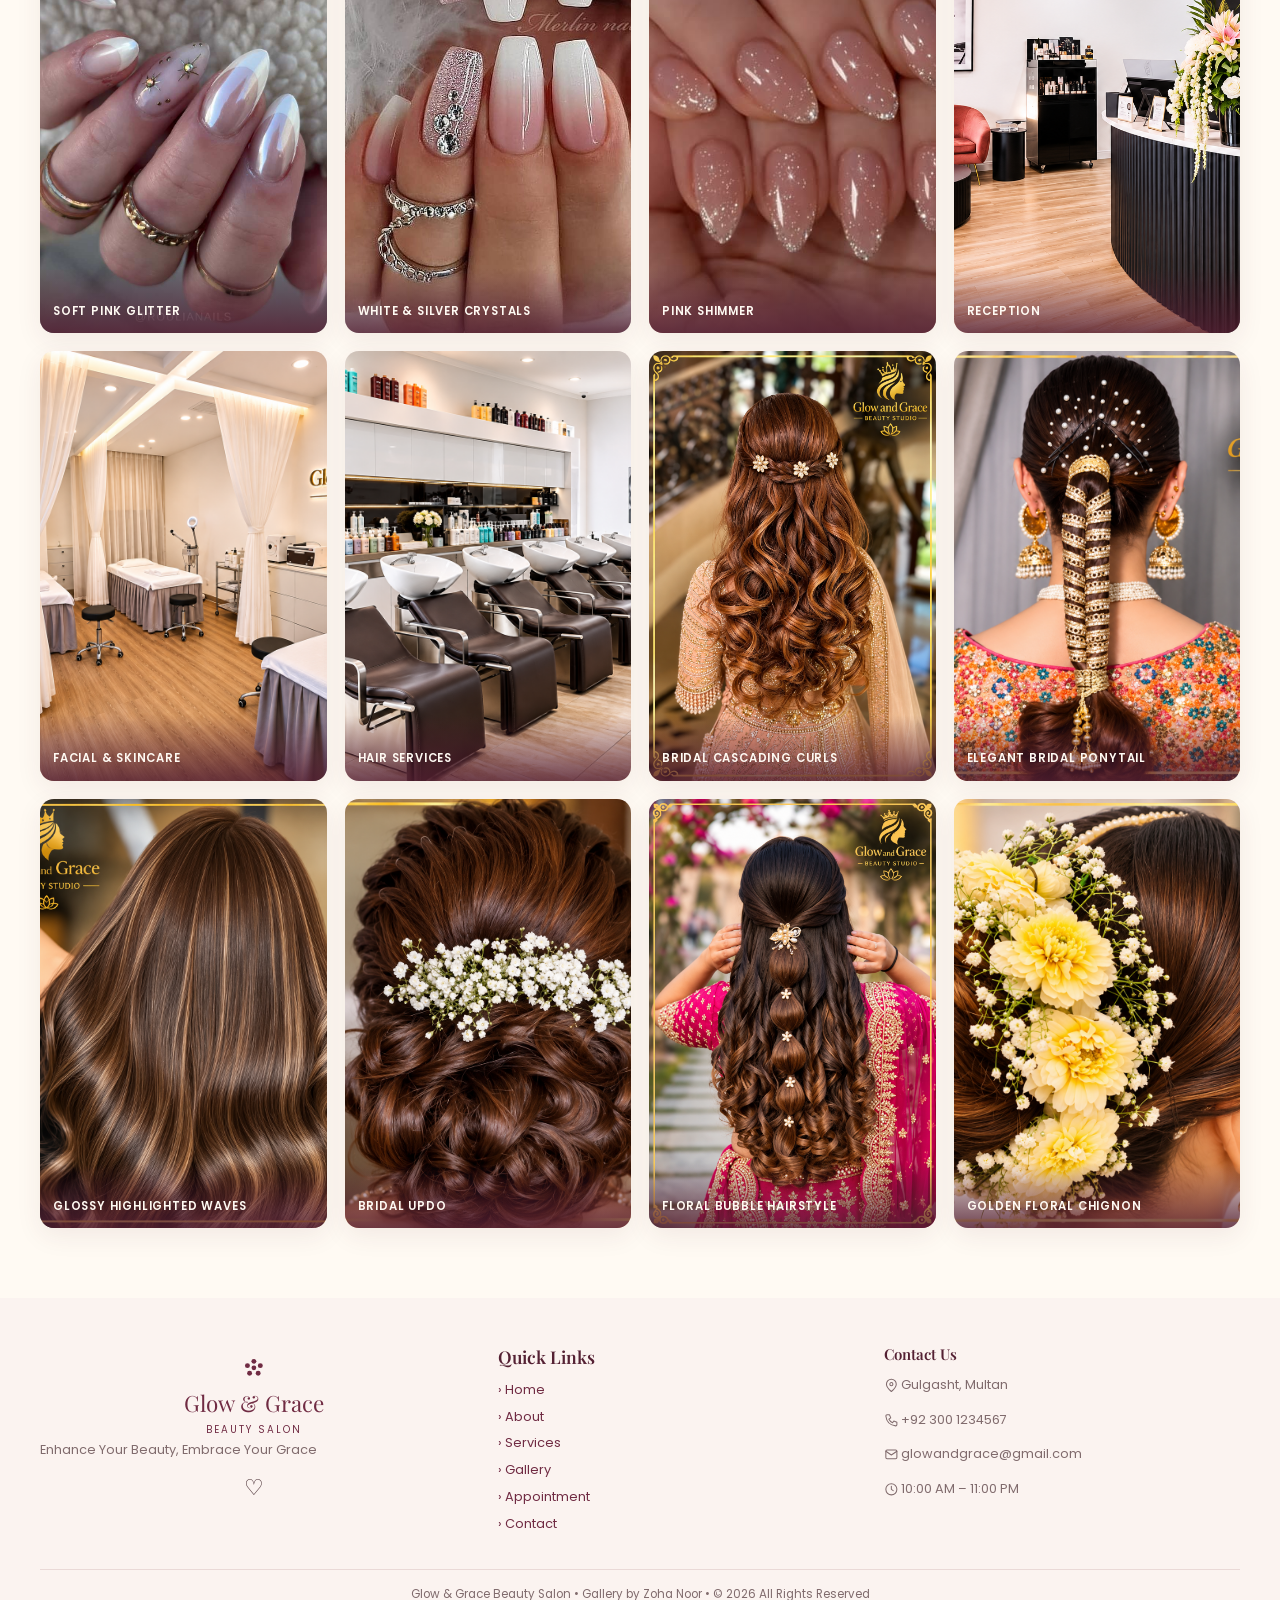
<file: gallery.html>
<!DOCTYPE html>
<html lang="en">

<head>
  <meta charset="UTF-8">
  <meta name="viewport" content="width=device-width, initial-scale=1.0">
  <title>Gallery - Glow & Grace Beauty Salon</title>
  <link
    href="https://fonts.googleapis.com/css2?family=Playfair+Display:ital,wght@0,600;1,600&family=Poppins:wght@300;400;500;600&display=swap"
    rel="stylesheet">
  
  <link rel="stylesheet" href="style.css">
  <script src="vip-navigation.js" defer></script>
</head>

<body class="vip-page vip-gallery">

    <header class="topbar">
    <a class="brand" href="index.html">
      <span class="brand-mark">G<span>✿</span></span>
      <span><span class="brand-name">Glow and Grace</span><span class="brand-sub">BEAUTY SALON</span></span>
    </a>
    <button class="nav-toggle" type="button" aria-label="Open navigation" aria-expanded="false" aria-controls="main-navigation" data-nav-toggle><svg class="nav-icon" viewBox="0 0 24 24" aria-hidden="true" focusable="false"><path d="M4 7h16M4 12h16M4 17h16" /></svg></button>
    <nav id="main-navigation">
      <a href="index.html">Home</a>
      <a href="about.html">About</a>
      <a href="services.html" aria-current="page">Services</a>
      <a class="active" href="gallery.html">Gallery</a>
      <a href="appointment.html">Appointment</a>
      <a href="contact.html">Contact</a>
    </nav>
    <div class="nav-actions">
      <button class="theme-toggle" id="themeToggle" type="button" aria-label="Switch to dark mode"><svg class="theme-icon" viewBox="0 0 24 24" aria-hidden="true" focusable="false"><path d="M20.2 15.1A8.6 8.6 0 0 1 8.9 3.8 8.8 8.8 0 1 0 20.2 15.1Z" /></svg><span>Dark Mode</span></button>
      <a class="btn" href="appointment.html">Book Now →</a>
    </div>
  </header>

  <div class="hero">
    <p>OUR GALLERY</p>
    <h1>Gallery</h1>
    <h2>Explore our work and see the beauty we create</h2>
    <div class="heart">♡ ~</div>
  </div>

  <div class="filter-wrap">
    <div class="line"></div>
    <div class="filter">
      <button class="active" onclick="filterGallery('all',this)">⊞ All</button>
      <button onclick="filterGallery('bridal',this)"><svg class="ui-icon" viewBox="0 0 24 24" aria-hidden="true" focusable="false"><path d="m3 8 5 4 4-7 4 7 5-4-2 12H5L3 8Z" /></svg> Bridal</button>
      <button onclick="filterGallery('makeup',this)"><svg class="ui-icon" viewBox="0 0 24 24" aria-hidden="true" focusable="false"><path d="m4 20 10-10m-3-3 3 3m-6-6 3-3 6 6-3 3M3 21l4-1" /></svg> Makeup</button>
      <button onclick="filterGallery('hair',this)"><svg class="ui-icon" viewBox="0 0 24 24" aria-hidden="true" focusable="false"><circle cx="6" cy="6" r="3" /><circle cx="6" cy="18" r="3" /><path d="m8 8 12 12M8 16 20 4" /></svg> Hair</button>
      <button onclick="filterGallery('nails',this)"><svg class="ui-icon" viewBox="0 0 24 24" aria-hidden="true" focusable="false"><path d="M8 21V8a4 4 0 0 1 8 0v13H8Z" /><path d="M8 13h8M10 4V2m4 2V2" /></svg> Nails</button>
      <!-- <button onclick="filterGallery('skincare',this)">✧ Skincare</button>
      <button onclick="filterGallery('spaces',this)">♡ Salon Spaces</button> -->
    </div>
    <div class="line"></div>
  </div>

  <div class="grid">
    <div class="item makeup bridal"><img src="images/new-salon-photos/Glow%20%26%20Grace%20Beauty%20Parlor.png"
        alt="Glow &amp; Grace makeup studio" loading="lazy">
      <p>MAKEUP STUDIO</p>
    </div>
    <div class="item bridal"><img src="nails/hairs/bridal/Bridal%20Glow%20and%20Grace%20Portrait.png"
        alt="Bridal Glow and Grace portrait" loading="lazy">
      <p>BRIDAL GLOW</p>
    </div>
    <div class="item bridal"><img src="nails/hairs/bridal/Elegant%20Glow%20and%20Grace%20Bridal%20Portrait%20(1).png"
        alt="Elegant Glow and Grace bridal portrait" loading="lazy">
      <p>ELEGANT BRIDAL PORTRAIT</p>
    </div>
    <div class="item bridal"><img src="nails/hairs/bridal/Glamorous%20Maroon%20Bridal%20Portrait.png"
        alt="Glamorous maroon bridal portrait" loading="lazy">
      <p>MAROON BRIDAL GLAM</p>
    </div>
    <div class="item bridal"><img src="nails/hairs/bridal/Glow%20and%20Grace%20Bridal%20Glamour%20(1).png"
        alt="Glow and Grace bridal glamour" loading="lazy">
      <p>BRIDAL GLAMOUR</p>
    </div>
    <div class="item bridal"><img src="nails/hairs/bridal/Golden%20Glow%20Bridal%20Portrait.png"
        alt="Golden glow bridal portrait" loading="lazy">
      <p>GOLDEN GLOW BRIDE</p>
    </div>
    <div class="item bridal"><img src="nails/hairs/bridal/Golden%20Grace%20Bridal%20Portrait%20(1).png"
        alt="Golden Grace bridal portrait" loading="lazy">
      <p>GOLDEN GRACE PORTRAIT</p>
    </div>
    <div class="item bridal"><img src="nails/hairs/bridal/Golden%20Grace%20Bridal%20Portrait.png"
        alt="Golden Grace bridal portrait" loading="lazy">
      <p>GOLDEN GRACE BRIDAL</p>
    </div>
    <div class="item bridal"><img src="nails/hairs/bridal/Opulent%20Red%20and%20Gold%20Bridal%20Portrait.png"
        alt="Opulent red and gold bridal portrait" loading="lazy">
      <p>RED &amp; GOLD BRIDAL</p>
    </div>
    <div class="item makeup"><img
        src="images/new-salon-photos/beauty%20experts/makeup/Glow%20and%20Grace%20Bridal%20Glamour.png"
        alt="Bridal glamour makeup look" loading="lazy">
      <p>BRIDAL GLAMOUR</p>
    </div>
    <div class="item makeup"><img
        src="images/new-salon-photos/beauty%20experts/makeup/Glow%20and%20Grace%20Bridal%20Glam.png"
        alt="Bridal glam makeup look" loading="lazy">
      <p>BRIDAL GLAM</p>
    </div>
    <div class="item makeup"><img
        src="images/new-salon-photos/beauty%20experts/makeup/Glow%20and%20Grace%20Bridal%20Elegance.png"
        alt="Elegant bridal makeup look" loading="lazy">
      <p>BRIDAL ELEGANCE</p>
    </div>
    <div class="item makeup"><img
        src="images/new-salon-photos/beauty%20experts/makeup/Glow%20and%20Grace%20Beauty%20Portrait.png"
        alt="Glow and Grace beauty makeup portrait" loading="lazy">
      <p>BEAUTY PORTRAIT</p>
    </div>
    <div class="item makeup"><img
        src="images/new-salon-photos/beauty%20experts/makeup/Glow%20and%20Grace%20Beauty%20Portrait%20(1).png"
        alt="Glow and Grace bridal beauty portrait" loading="lazy">
      <p>BRIDAL BEAUTY</p>
    </div>
    <div class="item makeup"><img
        src="images/new-salon-photos/beauty%20experts/makeup/Gilded%20Bridal%20Grace%20Portrait.png"
        alt="Gilded bridal makeup portrait" loading="lazy">
      <p>GILDED BRIDAL</p>
    </div>
    <div class="item makeup"><img
        src="images/new-salon-photos/beauty%20experts/makeup/Emerald%20Bridal%20Glow%20at%20Glow%20and%20Grace.png"
        alt="Emerald bridal makeup look" loading="lazy">
      <p>EMERALD BRIDAL GLOW</p>
    </div>
    <div class="item makeup"><img
        src="images/new-salon-photos/beauty%20experts/makeup/Elegant%20Glow%20and%20Grace%20Bridal%20Portrait.png"
        alt="Elegant Glow and Grace bridal makeup portrait" loading="lazy">
      <p>ELEGANT BRIDAL</p>
    </div>
    <div class="item nails"><img src="images/new-salon-photos/Bright%20Modern%20Spa%20Pedicure%20Lounge.png"
        alt="Bright modern spa pedicure lounge" loading="lazy">
      <p>PEDICURE LOUNGE</p>
    </div>
    <div class="item nails"><img src="images/new-salon-photos/Bright%20Symmetrical%20Nail%20Salon%20Interior.png"
        alt="Bright symmetrical nail salon interior" loading="lazy">
      <p>NAIL SALON</p>
    </div>
    <div class="item nails"><img src="nails/WhatsApp%20Image%202026-11-14%20at%201.35.35%20AM%20(1).jpeg"
        alt="Pink glitter French tip nail art" loading="lazy">
      <p>GLITTER FRENCH TIPS</p>
    </div>
    <div class="item nails"><img src="nails/WhatsApp%20Image%202026-11-14%20at%201.35.35%20AM.jpeg"
        alt="Burgundy tip nails with gold details" loading="lazy">
      <p>BURGUNDY &amp; GOLD</p>
    </div>
    <div class="item nails"><img src="nails/WhatsApp%20Image%202026-11-14%20at%201.35.36%20AM%20(1).jpeg"
        alt="Pink and red heart nail art" loading="lazy">
      <p>HEART NAIL ART</p>
    </div>
    <div class="item nails"><img src="nails/WhatsApp%20Image%202026-11-14%20at%201.35.36%20AM%20(2).jpeg"
        alt="Floral nail art with delicate accents" loading="lazy">
      <p>FLORAL ACCENTS</p>
    </div>
    <div class="item nails"><img src="nails/WhatsApp%20Image%202026-11-14%20at%201.35.36%20AM.jpeg"
        alt="Iridescent chrome nails with crystal accents" loading="lazy">
      <p>IRIDESCENT CHROME</p>
    </div>
    <div class="item nails"><img src="nails/WhatsApp%20Image%202026-11-14%20at%201.35.37%20AM%20(1).jpeg"
        alt="Soft pink glitter nail design" loading="lazy">
      <p>SOFT PINK GLITTER</p>
    </div>
    <div class="item nails"><img src="nails/WhatsApp%20Image%202026-11-14%20at%201.35.37%20AM%20(2).jpeg"
        alt="White nails with silver crystal accents" loading="lazy">
      <p>WHITE &amp; SILVER CRYSTALS</p>
    </div>
    <div class="item nails"><img src="nails/WhatsApp%20Image%202026-11-14%20at%201.35.37%20AM.jpeg"
        alt="Pink shimmer almond nail art" loading="lazy">
      <p>PINK SHIMMER</p>
    </div>
    <div class="item spaces"><img src="images/new-salon-photos/Glow%20%26%20Grace%20Beauty%20Reception%20(1).png"
        alt="Glow &amp; Grace beauty reception" loading="lazy">
      <p>RECEPTION</p>
    </div>
    <div class="item skincare"><img src="images/new-salon-photos/Glow%20%26%20Grace%20Spa%20Treatment%20Room.png"
        alt="Glow &amp; Grace facial and skincare treatment room" loading="lazy">
      <p>FACIAL &amp; SKINCARE</p>
    </div>
    <div class="item hair"><img src="images/new-salon-photos/Modern%20Parisian%20Salon%20Shampoo%20Stations.png"
        alt="Modern salon shampoo stations for hair services" loading="lazy">
      <p>HAIR SERVICES</p>
    </div>
    <div class="item hair"><img src="nails/hairs/Bridal%20Cascading%20Curls%20by%20Glow%20and%20Grace.png"
        alt="Bridal cascading curls by Glow and Grace" loading="lazy">
      <p>BRIDAL CASCADING CURLS</p>
    </div>
    <div class="item hair"><img src="nails/hairs/Elegant%20Bridal%20Ponytail%20with%20Gold%20Embellishments.png"
        alt="Elegant bridal ponytail with gold embellishments" loading="lazy">
      <p>ELEGANT BRIDAL PONYTAIL</p>
    </div>
    <div class="item hair"><img src="nails/hairs/Glossy%20Highlighted%20Waves%20at%20Glow%20and%20Grace.png"
        alt="Glossy highlighted waves at Glow and Grace" loading="lazy">
      <p>GLOSSY HIGHLIGHTED WAVES</p>
    </div>
    <div class="item hair"><img src="nails/hairs/Glow%20and%20Grace%20Bridal%20Updo.png"
        alt="Glow and Grace bridal updo" loading="lazy">
      <p>BRIDAL UPDO</p>
    </div>
    <div class="item hair"><img src="nails/hairs/Glow%20and%20Grace%20Floral%20Bubble%20Hairstyle.png"
        alt="Glow and Grace floral bubble hairstyle" loading="lazy">
      <p>FLORAL BUBBLE HAIRSTYLE</p>
    </div>
    <div class="item hair"><img src="nails/hairs/Golden%20Floral%20Bridal%20Chignon.png"
        alt="Golden floral bridal chignon" loading="lazy">
      <p>GOLDEN FLORAL CHIGNON</p>
    </div>
  </div>

  <div class="footer">
    <div class="col">
      <div class="flogo"><svg class="ui-icon flower-icon" viewBox="0 0 24 24" aria-hidden="true" focusable="false"><circle cx="12" cy="5" r="2.3" /><circle cx="18" cy="9" r="2.3" /><circle cx="16" cy="16" r="2.3" /><circle cx="8" cy="16" r="2.3" /><circle cx="6" cy="9" r="2.3" /><circle cx="12" cy="11" r="2.2" /></svg><br>Glow &amp; Grace<small>BEAUTY SALON</small></div>
      <div class="tag">Enhance Your Beauty, Embrace Your Grace</div>
      <div style="text-align:center;font-size:22px;margin-top:8px">♡</div>
    </div>
    <div class="col">
      <h3>Quick Links</h3>
      <ul>
        <li><a href="index.html">› Home</a></li>
        <li><a href="about.html">› About</a></li>
        <li><a href="services.html">› Services</a></li>
        <li><a href="gallery.html">› Gallery</a></li>
        <li><a href="appointment.html">› Appointment</a></li>
        <li><a href="contact.html">› Contact</a></li>
      </ul>
    </div>
    <div class="col contact">
      <h3>Contact Us</h3>
      <p><svg class="ui-icon" viewBox="0 0 24 24" aria-hidden="true" focusable="false"><path d="M20 10c0 5-8 12-8 12S4 15 4 10a8 8 0 1 1 16 0Z" /><circle cx="12" cy="10" r="2.5" /></svg> Gulgasht, Multan</p>
      <p><svg class="ui-icon" viewBox="0 0 24 24" aria-hidden="true" focusable="false"><path d="M5 3h4l2 5-3 2a15 15 0 0 0 6 6l2-3 5 2v4a2 2 0 0 1-2 2C10 20 4 14 3 5a2 2 0 0 1 2-2Z" /></svg> +92 300 1234567</p>
      <p><svg class="ui-icon" viewBox="0 0 24 24" aria-hidden="true" focusable="false"><rect x="3" y="5" width="18" height="14" rx="2" /><path d="m3 7 9 6 9-6" /></svg> glowandgrace@gmail.com</p>
      <p><svg class="ui-icon" viewBox="0 0 24 24" aria-hidden="true" focusable="false"><circle cx="12" cy="12" r="9" /><path d="M12 7v5l3 2" /></svg> 10:00 AM – 11:00 PM</p>
    </div>
    <div class="bottom">Glow & Grace Beauty Salon • Gallery by Zoha Noor • © 2026 All Rights Reserved</div>
  </div>

  <script>
    function filterGallery(cat, btn) {
      document.querySelectorAll('.filter button').forEach(b => b.classList.remove('active'));
      btn.classList.add('active');
      document.querySelectorAll('.item').forEach(item => {
        if (cat === 'all' || item.classList.contains(cat)) { item.classList.remove('hide'); }
        else { item.classList.add('hide'); }
      });
    }
  </script>
</body>

</html>
</file>
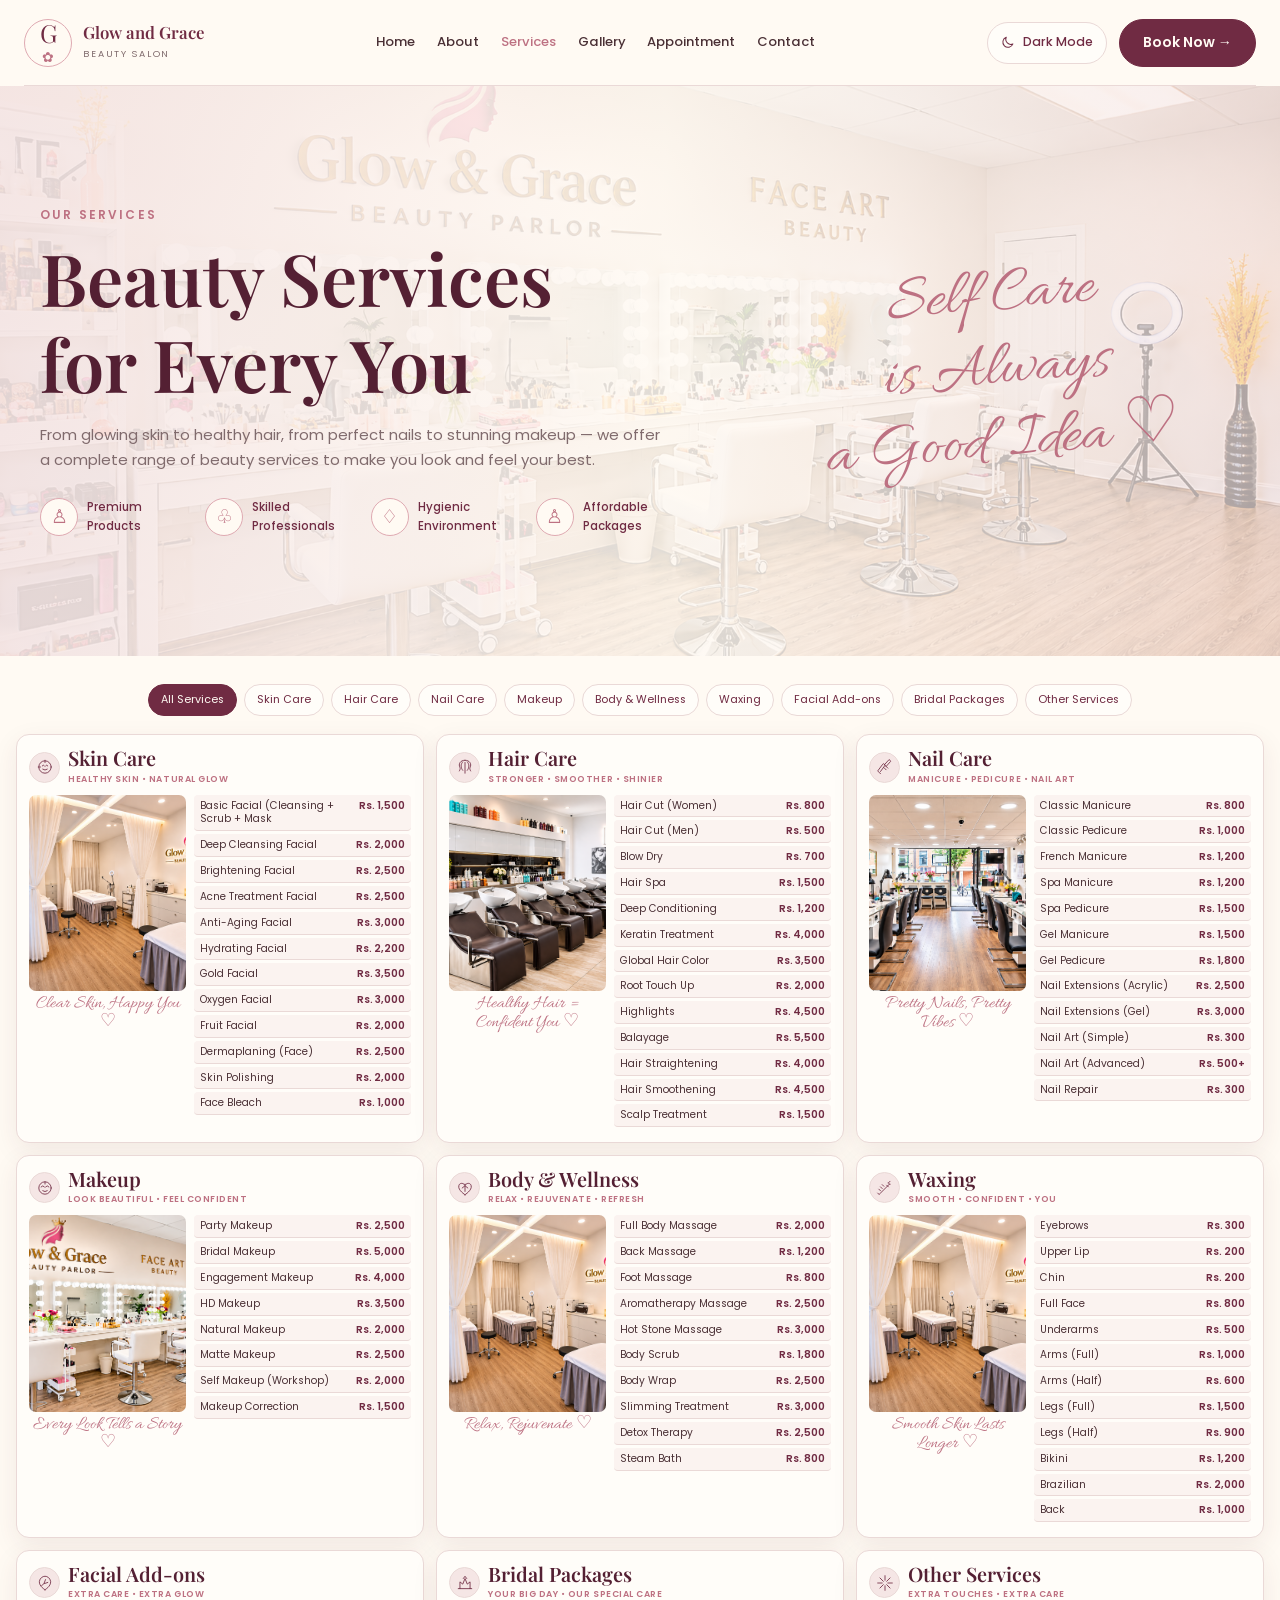
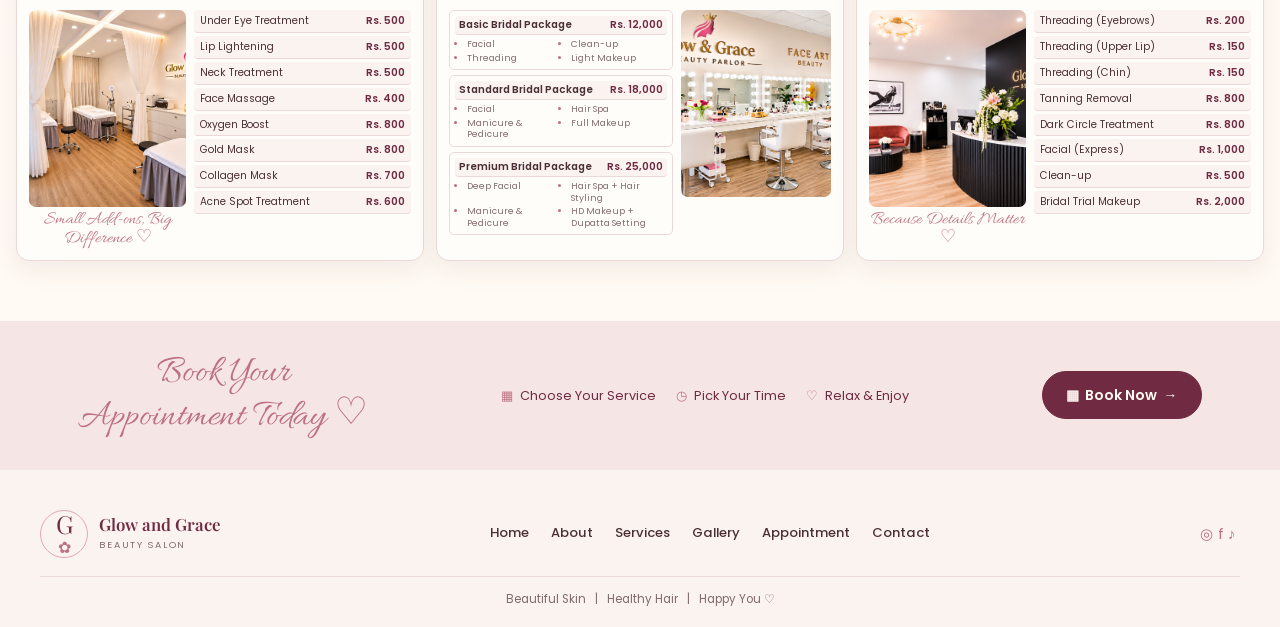
<file: services.html>
<!DOCTYPE html>
<html lang="en">

<head>
  <meta charset="UTF-8">
  <meta name="viewport" content="width=device-width, initial-scale=1.0">
  <title>Services | Glow and Grace Beauty Salon</title>
  <link rel="preconnect" href="https://fonts.googleapis.com">
  <link rel="preconnect" href="https://fonts.gstatic.com" crossorigin>
  <link
    href="https://fonts.googleapis.com/css2?family=Allura&family=Playfair+Display:ital,wght@0,500;0,600;1,600&family=Poppins:wght@300;400;500;600;700&display=swap"
    rel="stylesheet">

  <link rel="stylesheet" href="style.css">
  <script src="vip-navigation.js" defer></script>
</head>

<body class="vip-page vip-services">
  <header class="topbar">
    <a class="brand" href="index.html">
      <span class="brand-mark">G<span>✿</span></span>
      <span><span class="brand-name">Glow and Grace</span><span class="brand-sub">BEAUTY SALON</span></span>
    </a>
    <button class="nav-toggle" type="button" aria-label="Open navigation" aria-expanded="false"
      aria-controls="main-navigation" data-nav-toggle><svg class="nav-icon" viewBox="0 0 24 24" aria-hidden="true" focusable="false"><path d="M4 7h16M4 12h16M4 17h16" /></svg></button>
    <nav id="main-navigation">
      <a href="index.html">Home</a>
      <a href="about.html">About</a>
      <a class="active" href="services.html" aria-current="page">Services</a>
      <a href="gallery.html">Gallery</a>
      <a href="appointment.html">Appointment</a>
      <a href="contact.html">Contact</a>
    </nav>
    <div class="nav-actions">
      <button class="theme-toggle" id="themeToggle" type="button" aria-label="Switch to dark mode"><svg class="theme-icon" viewBox="0 0 24 24" aria-hidden="true" focusable="false"><path d="M20.2 15.1A8.6 8.6 0 0 1 8.9 3.8 8.8 8.8 0 1 0 20.2 15.1Z" /></svg><span>Dark Mode</span></button>
      <a class="btn" href="appointment.html">Book Now →</a>
    </div>
  </header>

  <section class="hero">
    <div class="hero-copy">
      <div class="eyebrow">OUR SERVICES</div>
      <h1>Beauty Services<br>for Every You</h1>
      <p>From glowing skin to healthy hair, from perfect nails to stunning makeup — we offer a complete range of beauty
        services to make you look and feel your best.</p>
      <div class="perks">
        <div class="perk"><span class="perk-icon">♙</span><span>Premium<br>Products</span></div>
        <div class="perk"><span class="perk-icon">♧</span><span>Skilled<br>Professionals</span></div>
        <div class="perk"><span class="perk-icon">♢</span><span>Hygienic<br>Environment</span></div>
        <div class="perk"><span class="perk-icon">♙</span><span>Affordable<br>Packages</span></div>
      </div>
    </div>
    <div class="handwritten">Self Care<br>is Always<br>a Good Idea ♡</div>
  </section>

  <main class="services-wrap">
    <div class="filter-buttons">
      <button class="filter-btn active" data-filter="all">All Services</button>
      <button class="filter-btn" data-filter="Skin Care">Skin Care</button>
      <button class="filter-btn" data-filter="Hair Care">Hair Care</button>
      <button class="filter-btn" data-filter="Nail Care">Nail Care</button>
      <button class="filter-btn" data-filter="Makeup">Makeup</button>
      <button class="filter-btn" data-filter="Body & Wellness">Body & Wellness</button>
      <button class="filter-btn" data-filter="Waxing">Waxing</button>
      <button class="filter-btn" data-filter="Facial Add-ons">Facial Add-ons</button>
      <button class="filter-btn" data-filter="Bridal Packages">Bridal Packages</button>
      <button class="filter-btn" data-filter="Other Services">Other Services</button>
    </div>
    <div id="servicesGrid" class="services-grid"></div>
  </main>

  <section class="cta-strip">
    <div class="cta-script">Book Your<br>Appointment Today ♡</div>
    <div class="steps">
      <div class="step"><span class="step-icon">▦</span>Choose Your Service</div>
      <div class="step"><span class="step-icon">◷</span>Pick Your Time</div>
      <div class="step"><span class="step-icon">♡</span>Relax &amp; Enjoy</div>
    </div>
    <a class="btn" href="appointment.html">▦ &nbsp;Book Now&nbsp; →</a>
  </section>

  <footer>
    <a class="brand" href="index.html">
      <span class="brand-mark">G<span style="font-size:16px">✿</span></span>
      <span><span class="brand-name">Glow and Grace</span><span class="brand-sub">BEAUTY SALON</span></span>
    </a>
    <nav><a href="index.html">Home</a><a href="about.html">About</a><a href="services.html">Services</a><a
        href="gallery.html">Gallery</a><a href="appointment.html">Appointment</a><a href="contact.html">Contact</a>
    </nav>
    <div class="social"><span>◎</span><span>f</span><span>♪</span></div>
    <div class="footer-note">Beautiful Skin &nbsp; | &nbsp; Healthy Hair &nbsp; | &nbsp; Happy You ♡</div>
  </footer>

  <script>
    const services = [
      { title: "Skin Care", tag: "Healthy Skin • Natural Glow", image: "images/new-salon-photos/Glow%20%26%20Grace%20Spa%20Treatment%20Room.png", caption: "Clear Skin, Happy You", items: [["Basic Facial (Cleansing + Scrub + Mask", "1,500"], ["Deep Cleansing Facial", "2,000"], ["Brightening Facial", "2,500"], ["Acne Treatment Facial", "2,500"], ["Anti-Aging Facial", "3,000"], ["Hydrating Facial", "2,200"], ["Gold Facial", "3,500"], ["Oxygen Facial", "3,000"], ["Fruit Facial", "2,000"], ["Dermaplaning (Face)", "2,500"], ["Skin Polishing", "2,000"], ["Face Bleach", "1,000"]] },
      { title: "Hair Care", tag: "Stronger • Smoother • Shinier", image: "images/new-salon-photos/Modern%20Parisian%20Salon%20Shampoo%20Stations.png", caption: "Healthy Hair = Confident You", items: [["Hair Cut (Women)", "800"], ["Hair Cut (Men)", "500"], ["Blow Dry", "700"], ["Hair Spa", "1,500"], ["Deep Conditioning", "1,200"], ["Keratin Treatment", "4,000"], ["Global Hair Color", "3,500"], ["Root Touch Up", "2,000"], ["Highlights", "4,500"], ["Balayage", "5,500"], ["Hair Straightening", "4,000"], ["Hair Smoothening", "4,500"], ["Scalp Treatment", "1,500"]] },
      { title: "Nail Care", tag: "Manicure • Pedicure • Nail Art", image: "images/new-salon-photos/Bright%20Symmetrical%20Nail%20Salon%20Interior.png", caption: "Pretty Nails, Pretty Vibes", items: [["Classic Manicure", "800"], ["Classic Pedicure", "1,000"], ["French Manicure", "1,200"], ["Spa Manicure", "1,200"], ["Spa Pedicure", "1,500"], ["Gel Manicure", "1,500"], ["Gel Pedicure", "1,800"], ["Nail Extensions (Acrylic)", "2,500"], ["Nail Extensions (Gel)", "3,000"], ["Nail Art (Simple)", "300"], ["Nail Art (Advanced)", "500+"], ["Nail Repair", "300"]] },
      { title: "Makeup", tag: "Look Beautiful • Feel Confident", image: "images/new-salon-photos/Glow%20%26%20Grace%20Beauty%20Parlor.png", caption: "Every Look Tells a Story", items: [["Party Makeup", "2,500"], ["Bridal Makeup", "5,000"], ["Engagement Makeup", "4,000"], ["HD Makeup", "3,500"], ["Natural Makeup", "2,000"], ["Matte Makeup", "2,500"], ["Self Makeup (Workshop)", "2,000"], ["Makeup Correction", "1,500"]] },
      { title: "Body & Wellness", tag: "Relax • Rejuvenate • Refresh", image: "images/new-salon-photos/Glow%20%26%20Grace%20Spa%20Treatment%20Room.png", caption: "Relax, Rejuvenate", items: [["Full Body Massage", "2,000"], ["Back Massage", "1,200"], ["Foot Massage", "800"], ["Aromatherapy Massage", "2,500"], ["Hot Stone Massage", "3,000"], ["Body Scrub", "1,800"], ["Body Wrap", "2,500"], ["Slimming Treatment", "3,000"], ["Detox Therapy", "2,500"], ["Steam Bath", "800"]] },
      { title: "Waxing", tag: "Smooth • Confident • You", image: "images/new-salon-photos/Glow%20%26%20Grace%20Spa%20Treatment%20Room.png", caption: "Smooth Skin Lasts Longer", items: [["Eyebrows", "300"], ["Upper Lip", "200"], ["Chin", "200"], ["Full Face", "800"], ["Underarms", "500"], ["Arms (Full)", "1,000"], ["Arms (Half)", "600"], ["Legs (Full)", "1,500"], ["Legs (Half)", "900"], ["Bikini", "1,200"], ["Brazilian", "2,000"], ["Back", "1,000"]] },
      { title: "Facial Add-ons", tag: "Extra Care • Extra Glow", image: "images/new-salon-photos/Glow%20%26%20Grace%20Spa%20Treatment%20Room.png", caption: "Small Add-ons, Big Difference", items: [["Under Eye Treatment", "500"], ["Lip Lightening", "500"], ["Neck Treatment", "500"], ["Face Massage", "400"], ["Oxygen Boost", "800"], ["Gold Mask", "800"], ["Collagen Mask", "700"], ["Acne Spot Treatment", "600"]] },
      { title: "Bridal Packages", tag: "Your Big Day • Our Special Care", bridal: true, image: "images/new-salon-photos/Glow%20%26%20Grace%20Beauty%20Parlor.png", caption: "Because You Deserve the Best", items: [] },
      { title: "Other Services", tag: "Extra Touches • Extra Care", image: "images/new-salon-photos/Glow%20%26%20Grace%20Beauty%20Reception%20(1).png", caption: "Because Details Matter", items: [["Threading (Eyebrows)", "200"], ["Threading (Upper Lip)", "150"], ["Threading (Chin)", "150"], ["Tanning Removal", "800"], ["Dark Circle Treatment", "800"], ["Facial (Express)", "1,000"], ["Clean-up", "500"], ["Bridal Trial Makeup", "2,000"]] }
    ];
    const makeupGallery = [
      { image: "images/new-salon-photos/beauty%20experts/makeup/Glow%20and%20Grace%20Bridal%20Glamour.png", alt: "Bridal glamour makeup look", caption: "Bridal Glamour" },
      { image: "images/new-salon-photos/beauty%20experts/makeup/Glow%20and%20Grace%20Bridal%20Glam.png", alt: "Bridal makeup with elegant eye makeup", caption: "Bridal Glam" },
      { image: "images/new-salon-photos/beauty%20experts/makeup/Glow%20and%20Grace%20Bridal%20Elegance.png", alt: "Elegant bridal makeup look", caption: "Bridal Elegance" },
      { image: "images/new-salon-photos/beauty%20experts/makeup/Glow%20and%20Grace%20Beauty%20Portrait.png", alt: "Glow and Grace beauty makeup portrait", caption: "Beauty Portrait" },
      { image: "images/new-salon-photos/beauty%20experts/makeup/Glow%20and%20Grace%20Beauty%20Portrait%20(1).png", alt: "Glow and Grace beauty portrait with bridal makeup", caption: "Beauty Portrait" },
      { image: "images/new-salon-photos/beauty%20experts/makeup/Gilded%20Bridal%20Grace%20Portrait.png", alt: "Gilded bridal makeup portrait", caption: "Gilded Bridal Grace" },
      { image: "images/new-salon-photos/beauty%20experts/makeup/Emerald%20Bridal%20Glow%20at%20Glow%20and%20Grace.png", alt: "Emerald bridal makeup look", caption: "Emerald Bridal Glow" },
      { image: "images/new-salon-photos/beauty%20experts/makeup/Elegant%20Glow%20and%20Grace%20Bridal%20Portrait.png", alt: "Elegant Glow and Grace bridal makeup portrait", caption: "Elegant Bridal" }
    ];
    const icons = {
      "Skin Care": '<circle cx="16" cy="16" r="11"/><path d="M11 14q2-3 4 0m2 0q2-3 4 0M12 20q4 3 8 0M16 4v4M4 16h4"/>',
      "Hair Care": '<path d="M16 4c-9 0-12 7-9 13 1 2 0 4-1 6m10-19c9 0 12 7 9 13-1 2 0 4 1 6M12 7c-4 4-4 10 0 15m8-15c4 4 4 10 0 15M16 8v19"/>',
      "Nail Care": '<path d="M8 28 3 23l9-12q2-2 3 0l1 2-8 11m7-12 7-8q2-2 3 0l1 2-8 9m-2-2 5 5m-7-1 4 4"/>',
      "Makeup": '<circle cx="16" cy="16" r="11"/><path d="M9 14q3-4 6 0m2 0q3-4 6 0M12 21q4 3 8 0M16 5v4"/>',
      "Body & Wellness": '<path d="M16 28S3 20 5 12c1-5 7-6 11-1 4-5 10-4 11 1 2 8-11 16-11 16Z"/><path d="M16 22V9m-5 7 5-4 5 4"/>',
      "Waxing": '<path d="M7 26 24 9m-13 1 3 3m-6 1 3 3m-6 1 3 3m14-14 3 3m-6 1 3 3"/><path d="M6 28 3 25m19-18 3-3"/>',
      "Facial Add-ons": '<path d="M16 28S5 22 6 13C7 7 12 4 16 4s9 3 10 9c1 9-10 15-10 15Z"/><path d="M10 21q5-2 7-11m-2 7 6-2"/>',
      "Bridal Packages": '<path d="M4 26h24M7 26V14l5 4 4-10 4 10 5-4v12M13 8l3-4 3 4"/>',
      "Other Services": '<path d="M16 3v8m0 10v8M3 16h8m10 0h8M7 7l6 6m6 6 6 6M25 7l-6 6m-6 6-6 6"/>'
    };
    function priceRows(items) { return items.map(([name, price]) => `<div class="price-row"><span>${name}</span><span>Rs. ${price}</span></div>`).join("") }
    function renderServices(filter) {
      let list = services;
      if (filter && filter !== "all") { list = services.filter(s => s.title === filter); }
      document.getElementById("servicesGrid").innerHTML = list.map((s) => `
      <section class="service-card" data-title="${s.title}">
        <div class="service-head">
          <div class="service-icon"><svg viewBox="0 0 32 32">${icons[s.title] || icons["Skin Care"]}</svg></div>
          <div><h2>${s.title}</h2><p class="tagline">${s.tag.split(" • ").join(" <span>•</span> ")}</p></div>
        </div>
        ${s.bridal ? `
          <div class="bridal-layout">
            <div class="bridal-packages">
              <div class="package"><div class="package-title"><span>Basic Bridal Package</span><span>Rs. 12,000</span></div><ul><li>Facial</li><li>Clean-up</li><li>Threading</li><li>Light Makeup</li></ul></div>
              <div class="package"><div class="package-title"><span>Standard Bridal Package</span><span>Rs. 18,000</span></div><ul><li>Facial</li><li>Hair Spa</li><li>Manicure &amp; Pedicure</li><li>Full Makeup</li></ul></div>
              <div class="package"><div class="package-title"><span>Premium Bridal Package</span><span>Rs. 25,000</span></div><ul><li>Deep Facial</li><li>Hair Spa + Hair Styling</li><li>Manicure &amp; Pedicure</li><li>HD Makeup + Dupatta Setting</li></ul></div>
            </div><img class="bridal-photo" src="${s.image}" alt="Bridal makeup" loading="lazy">
          </div>`: `
          <div class="service-body">
            <div class="photo-col"><img src="${s.image}" alt="${s.title}" loading="lazy" onerror="this.onerror=null;this.src='images/new-salon-photos/Glow%20%26%20Grace%20Spa%20Treatment%20Room.png'"><div class="caption">${s.caption} ♡</div></div>
            <div class="price-list">${priceRows(s.items)}</div>
          </div>`}
      </section>`

      ).join("");
    }
    renderServices("all");
    document.querySelectorAll(".filter-btn").forEach(btn => {
      btn.addEventListener("click", () => {
        document.querySelectorAll(".filter-btn").forEach(b => b.classList.remove("active"));
        btn.classList.add("active");
        renderServices(btn.dataset.filter);
      });
    });
  </script>
</body>

</html>
</file>
<file: style.css>
@import url("https://fonts.googleapis.com/css2?family=Allura&family=Playfair+Display:ital,wght@0,500;0,600;0,700;1,600&family=Poppins:wght@300;400;500;600;700&display=swap");

:root {
  color-scheme: light;
  --burgundy: #702b43;
  --burgundy-deep: #542033;
  --rose: #bd7182;
  --rose-light: #dfaab2;
  --blush: #f5e6e5;
  --blush-pale: #fbf3f0;
  --cream: #fffaf3;
  --paper: #fffdf9;
  --ink: #4a3035;
  --muted: #806b6d;
  --line: #ead9d7;
  --shadow: 0 18px 48px rgba(83, 32, 51, 0.1);
  --shadow-soft: 0 8px 26px rgba(83, 32, 51, 0.08);
  --radius: 22px;
  --radius-small: 14px;
  --page-width: 1200px;
}

.vip-page.dark,
.vip-page.dark-mode,
html.dark .vip-page,
html.dark-mode .vip-page {
  color-scheme: dark;
  --burgundy: #d99aa7;
  --burgundy-deep: #f0c4ca;
  --rose: #d78c9c;
  --rose-light: #a96173;
  --blush: #39262d;
  --blush-pale: #302126;
  --cream: #211a1b;
  --paper: #2b2023;
  --ink: #f6e8e4;
  --muted: #c5aaab;
  --line: #543943;
  --shadow: 0 18px 48px rgba(0, 0, 0, 0.24);
  --shadow-soft: 0 8px 26px rgba(0, 0, 0, 0.18);
}

.vip-page,
.vip-page * {
  box-sizing: border-box;
}

.vip-page {
  margin: 0;
  min-width: 320px;
  overflow-x: hidden;
  background: var(--cream);
  color: var(--ink);
  font-family: "Poppins", sans-serif;
  font-size: 15px;
  font-weight: 400;
  line-height: 1.7;
  transition: background-color 0.25s ease, color 0.25s ease;
}

.vip-page img {
  display: block;
  max-width: 100%;
}

.vip-page .ui-icon,
.vip-page .nav-icon,
.vip-page .theme-icon {
  display: inline-block;
  width: 1.15em;
  height: 1.15em;
  flex: 0 0 auto;
  fill: none;
  stroke: currentColor;
  stroke-linecap: round;
  stroke-linejoin: round;
  stroke-width: 1.7;
  vertical-align: middle;
}

.vip-page .flower-icon {
  fill: currentColor;
  stroke: none;
}

.vip-page a {
  color: var(--burgundy);
  text-decoration: none;
}

.vip-page button,
.vip-page input,
.vip-page select,
.vip-page textarea {
  font: inherit;
}

.vip-page button,
.vip-page a {
  -webkit-tap-highlight-color: transparent;
}

.vip-page h1,
.vip-page h2,
.vip-page h3,
.vip-page h4 {
  margin: 0 0 0.65em;
  color: var(--burgundy-deep);
  font-family: "Playfair Display", serif;
  font-weight: 600;
  line-height: 1.2;
}

.vip-page p {
  margin: 0 0 1em;
}

.vip-page section,
.vip-page main {
  position: relative;
}

.vip-page .script,
.vip-page .handwritten,
.vip-page .cta-script,
.vip-page .quote,
.vip-page .love,
.vip-page .welcome-line,
.vip-page .quote-love {
  color: var(--rose);
  font-family: "Allura", cursive;
  font-size: clamp(1.7rem, 3vw, 2.45rem);
  line-height: 1.15;
}

.vip-page .eyebrow,
.vip-page .small-title,
.vip-page .tagline,
.vip-page .small,
.vip-page .section-heading > p:first-child {
  color: var(--rose);
  font-size: 0.75rem;
  font-weight: 600;
  letter-spacing: 0.18em;
  text-transform: uppercase;
}

.vip-page .btn,
.vip-page .pill,
.vip-page .submit,
.vip-page .submit-btn,
.vip-page .promo > a {
  display: inline-flex;
  min-height: 48px;
  align-items: center;
  justify-content: center;
  gap: 0.45rem;
  border: 1px solid var(--burgundy);
  border-radius: 999px;
  padding: 0.72rem 1.45rem;
  background: var(--burgundy);
  color: var(--cream);
  font-size: 0.88rem;
  font-weight: 600;
  line-height: 1.3;
  text-align: center;
  transition: transform 0.2s ease, background-color 0.2s ease, box-shadow 0.2s ease;
}

.vip-page .btn:hover,
.vip-page .pill:hover,
.vip-page .submit:hover,
.vip-page .submit-btn:hover,
.vip-page .promo > a:hover {
  transform: translateY(-2px);
  background: var(--burgundy-deep);
  box-shadow: var(--shadow-soft);
}

.vip-page .outline-btn {
  display: inline-flex;
  min-height: 48px;
  align-items: center;
  justify-content: center;
  border: 1px solid var(--rose);
  border-radius: 999px;
  padding: 0.72rem 1.45rem;
  color: var(--burgundy);
  font-size: 0.88rem;
  font-weight: 600;
  transition: background-color 0.2s ease, color 0.2s ease;
}

.vip-page .outline-btn:hover {
  background: var(--blush);
}

/* Shared navigation */
.vip-page .topbar {
  position: relative;
  z-index: 20;
  display: flex;
  width: min(100% - 48px, 1360px);
  min-height: 86px;
  align-items: center;
  justify-content: space-between;
  gap: 24px;
  margin: 0 auto;
  padding: 14px 0;
  border-bottom: 1px solid var(--line);
}

.vip-page .brand {
  display: inline-flex;
  flex: 0 0 auto;
  align-items: center;
  gap: 11px;
  color: var(--burgundy);
}

.vip-page .brand-mark {
  display: grid;
  width: 48px;
  height: 48px;
  place-items: center;
  border: 1px solid var(--rose-light);
  border-radius: 50%;
  font-family: "Playfair Display", serif;
  font-size: 1.55rem;
  line-height: 1;
}

.vip-page .brand-mark span {
  color: var(--rose);
  font-size: 0.85rem;
}

.vip-page .brand-name {
  display: block;
  font-family: "Playfair Display", serif;
  font-size: 1.05rem;
  font-weight: 600;
  line-height: 1.15;
}

.vip-page .brand-sub {
  display: block;
  margin-top: 3px;
  color: var(--muted);
  font-size: 0.58rem;
  letter-spacing: 0.2em;
}

.vip-page .topbar nav {
  display: flex;
  align-items: center;
  justify-content: center;
  gap: clamp(12px, 1.7vw, 26px);
}

.vip-page .topbar nav a,
.vip-page footer nav a {
  color: var(--ink);
  font-size: 0.82rem;
  font-weight: 500;
  transition: color 0.2s ease;
}

.vip-page .topbar nav a:hover,
.vip-page .topbar nav a.active,
.vip-page footer nav a:hover {
  color: var(--rose);
}

.vip-page .nav-actions {
  display: flex;
  flex: 0 0 auto;
  align-items: center;
  gap: 12px;
}

.vip-page .theme-toggle {
  display: inline-flex;
  min-height: 42px;
  align-items: center;
  justify-content: center;
  gap: 7px;
  border: 1px solid var(--line);
  border-radius: 999px;
  padding: 8px 13px;
  background: var(--paper);
  color: var(--burgundy);
  cursor: pointer;
  font-size: 0.77rem;
  font-weight: 500;
  white-space: nowrap;
}

.vip-page .theme-toggle:hover {
  border-color: var(--rose);
  background: var(--blush);
}

.vip-page .nav-toggle {
  display: none;
  width: 42px;
  height: 42px;
  border: 1px solid var(--line);
  border-radius: 50%;
  background: var(--paper);
  color: var(--burgundy);
  cursor: pointer;
}

.vip-page .nav-icon {
  width: 20px;
  height: 20px;
}

/* Home page */
.vip-index .hero {
  display: grid;
  width: min(100% - 48px, var(--page-width));
  min-height: 580px;
  grid-template-columns: 1.02fr 0.98fr;
  align-items: center;
  gap: clamp(32px, 6vw, 82px);
  margin: 0 auto;
  padding: 64px 0 72px;
}

.vip-index .hero-content {
  max-width: 590px;
}

.vip-index .hero-content .tagline {
  margin-bottom: 18px;
}

.vip-index .hero h1 {
  margin-bottom: 22px;
  font-size: clamp(3rem, 6vw, 5.5rem);
  letter-spacing: -0.045em;
}

.vip-index .hero h1 span {
  display: block;
  color: var(--rose);
  font-style: italic;
}

.vip-index .hero-content > p {
  max-width: 530px;
  margin-bottom: 28px;
  color: var(--muted);
  font-size: 1rem;
}

.vip-index .hero-buttons {
  display: flex;
  flex-wrap: wrap;
  gap: 12px;
}

.vip-index .hero-image {
  position: relative;
  min-height: 430px;
}

.vip-index .hero-image::before {
  position: absolute;
  inset: -18px 22px 18px -18px;
  border: 1px solid var(--rose-light);
  border-radius: 48% 48% 18px 18px;
  content: "";
}

.vip-index .hero-image > img {
  position: relative;
  width: 100%;
  height: 470px;
  border-radius: 48% 48% 18px 18px;
  object-fit: cover;
  box-shadow: var(--shadow);
}

.vip-index .hero-badge {
  position: absolute;
  right: -24px;
  bottom: 25px;
  display: grid;
  width: 156px;
  min-height: 174px;
  align-content: center;
  justify-items: center;
  border: 6px solid var(--cream);
  border-radius: 50%;
  background: var(--blush);
  color: var(--burgundy);
  text-align: center;
  box-shadow: var(--shadow-soft);
}

.vip-index .hero-badge b {
  font-family: "Playfair Display", serif;
  font-size: 1.15rem;
  line-height: 1.2;
}

.vip-index .hero-badge small {
  margin-top: 7px;
  color: var(--muted);
  font-size: 0.68rem;
  line-height: 1.4;
}

.vip-index .hero-badge > span {
  color: var(--rose);
  font-size: 1.25rem;
}

.vip-index .stats-bar {
  display: grid;
  width: min(100% - 48px, var(--page-width));
  grid-template-columns: repeat(3, 1fr);
  margin: 0 auto;
  border: 1px solid var(--line);
  border-radius: var(--radius);
  background: var(--paper);
  box-shadow: var(--shadow-soft);
}

.vip-index .stat-item {
  display: grid;
  min-height: 115px;
  grid-template-columns: auto auto;
  align-content: center;
  justify-content: center;
  column-gap: 10px;
  border-right: 1px solid var(--line);
  text-align: left;
}

.vip-index .stat-item:last-child {
  border-right: 0;
}

.vip-index .stat-icon {
  align-self: center;
  color: var(--rose);
}

.vip-index .stat-num {
  color: var(--burgundy);
  font-family: "Playfair Display", serif;
  font-size: 1.8rem;
  font-weight: 600;
}

.vip-index .stat-label {
  grid-column: 2;
  color: var(--muted);
  font-size: 0.75rem;
}

.vip-index .offer-banner {
  display: flex;
  width: min(100% - 48px, var(--page-width));
  align-items: center;
  justify-content: space-between;
  gap: 24px;
  margin: 70px auto;
  border-radius: var(--radius);
  padding: 30px clamp(22px, 4vw, 54px);
  background: var(--blush);
}

.vip-index .banner-flower {
  color: var(--rose);
  font-size: 1.7rem;
}

.vip-index .offer-left h3 {
  margin: 2px 0;
  font-size: 1.65rem;
}

.vip-index .offer-left p,
.vip-index .offer-mid p {
  margin: 0;
  color: var(--muted);
  font-size: 0.83rem;
}

.vip-index .offer-divider {
  width: 1px;
  height: 58px;
  background: var(--rose-light);
}

.vip-index .offer-mid {
  max-width: 340px;
}

.vip-index .offer-mid h4 {
  margin-bottom: 5px;
  font-size: 1.05rem;
}

.vip-index .welcome {
  display: grid;
  width: min(100% - 48px, var(--page-width));
  grid-template-columns: 1fr 0.9fr;
  align-items: center;
  gap: 44px;
  margin: 90px auto;
}

.vip-index .welcome-image img {
  width: 100%;
  height: 400px;
  border-radius: var(--radius);
  object-fit: cover;
  box-shadow: var(--shadow);
}

.vip-index .welcome-content h3 {
  margin: 0;
  color: var(--rose);
  font-family: "Allura", cursive;
  font-size: 2.3rem;
  font-weight: 400;
}

.vip-index .welcome-content h2 {
  font-size: clamp(2.1rem, 4vw, 3.25rem);
}

.vip-index .welcome-content p {
  color: var(--muted);
}

.vip-index .welcome-features {
  display: grid;
  grid-column: 1 / -1;
  grid-template-columns: repeat(5, 1fr);
  gap: 12px;
  margin-top: -12px;
}

.vip-index .welcome-features > div {
  border: 1px solid var(--line);
  border-radius: var(--radius-small);
  padding: 17px 12px;
  background: var(--paper);
  color: var(--ink);
  font-size: 0.78rem;
  text-align: center;
}

.vip-index .welcome-features span {
  display: block;
  margin-bottom: 5px;
  color: var(--rose);
  font-size: 1.35rem;
}

.vip-index .services,
.vip-index .gallery,
.vip-index .offers,
.vip-index .reviews {
  padding: 76px max(24px, calc((100% - var(--page-width)) / 2));
  text-align: center;
}

.vip-index .services,
.vip-index .offers {
  background: var(--blush-pale);
}

.vip-index .services > h2,
.vip-index .gallery > h2,
.vip-index .section-heading h2 {
  margin: 6px 0 12px;
  font-size: clamp(2rem, 4vw, 3rem);
}

.vip-index .services-sub,
.vip-index .gallery-sub,
.vip-index .section-heading > p {
  max-width: 650px;
  margin: 0 auto 34px;
  color: var(--muted);
}

.vip-index .services-grid {
  display: grid;
  grid-template-columns: repeat(3, minmax(0, 1fr));
  gap: 22px;
  margin: 34px 0;
  text-align: left;
}

.vip-index .new-service-card {
  overflow: hidden;
  border: 1px solid var(--line);
  border-radius: var(--radius);
  background: var(--paper);
  box-shadow: var(--shadow-soft);
  transition: transform 0.25s ease, box-shadow 0.25s ease;
}

.vip-index .new-service-card:hover {
  transform: translateY(-5px);
  box-shadow: var(--shadow);
}

.vip-index .new-service-card > img {
  width: 100%;
  height: 220px;
  object-fit: cover;
}

.vip-index .card-body {
  padding: 21px;
}

.vip-index .card-body h3 {
  margin-bottom: 8px;
}

.vip-index .card-body p {
  min-height: 54px;
  color: var(--muted);
  font-size: 0.86rem;
}

.vip-index .card-body a {
  font-size: 0.82rem;
  font-weight: 600;
}

.vip-index .gallery-container {
  display: grid;
  grid-template-columns: repeat(3, 1fr);
  gap: 14px;
  margin: 30px 0;
}

.vip-index .gallery-container img {
  width: 100%;
  height: 230px;
  border-radius: var(--radius-small);
  object-fit: cover;
  transition: transform 0.3s ease;
}

.vip-index .gallery-container img:hover {
  transform: scale(1.025);
}

.vip-index .deal-slider,
.vip-index .review-slider {
  position: relative;
  max-width: 780px;
  margin: 32px auto 0;
}

.vip-index .deal-slide,
.vip-index .review-slide {
  display: none;
}

.vip-index .deal-slide.active,
.vip-index .review-slide.active {
  display: block;
  animation: vip-fade-in 0.35s ease;
}

.vip-index .deal-card,
.vip-index .review-slide {
  border: 1px solid var(--line);
  border-radius: var(--radius);
  padding: clamp(24px, 4vw, 42px);
  background: var(--paper);
  box-shadow: var(--shadow-soft);
  text-align: center;
}

.vip-index .deal-tag,
.vip-index .deal-offer,
.vip-index .deal-includes {
  color: var(--rose);
  font-size: 0.78rem;
  font-weight: 600;
  letter-spacing: 0.08em;
}

.vip-index .deal-card h3 {
  margin: 12px 0 2px;
  font-size: 2rem;
}

.vip-index .deal-sub {
  color: var(--muted);
}

.vip-index .deal-price {
  margin: 12px 0;
  color: var(--burgundy);
  font-family: "Playfair Display", serif;
  font-size: 2rem;
  font-weight: 600;
}

.vip-index .deal-price span {
  font-family: "Poppins", sans-serif;
  font-size: 0.82rem;
  font-weight: 400;
}

.vip-index .deal-list {
  max-width: 470px;
  margin: 18px auto 25px;
  padding: 0;
  list-style: none;
  text-align: left;
}

.vip-index .deal-list li {
  padding: 9px 0;
  border-bottom: 1px solid var(--line);
  color: var(--ink);
  font-size: 0.84rem;
}

.vip-index .deal-list li::before {
  margin-right: 9px;
  color: var(--rose);
  content: "♡";
}

.vip-index .deal-list small {
  display: block;
  margin-left: 22px;
  color: var(--muted);
}

.vip-index .deal-arrow,
.vip-index .review-arrow {
  position: absolute;
  z-index: 2;
  top: 50%;
  display: grid;
  width: 42px;
  height: 42px;
  place-items: center;
  border: 1px solid var(--line);
  border-radius: 50%;
  background: var(--paper);
  color: var(--burgundy);
  cursor: pointer;
  font-size: 1.5rem;
  transform: translateY(-50%);
}

.vip-index .deal-arrow.prev,
.vip-index .review-arrow.prev {
  left: -58px;
}

.vip-index .deal-arrow.next,
.vip-index .review-arrow.next {
  right: -58px;
}

.vip-index .deal-dots,
.vip-index .review-dots {
  display: flex;
  justify-content: center;
  gap: 8px;
  margin-top: 20px;
}

.vip-index .deal-dots button,
.vip-index .review-dots button {
  width: 9px;
  height: 9px;
  border: 0;
  border-radius: 50%;
  padding: 0;
  background: var(--rose-light);
  cursor: pointer;
}

.vip-index .deal-dots button.active,
.vip-index .review-dots button.active {
  width: 24px;
  border-radius: 8px;
  background: var(--burgundy);
}

.vip-index .stars {
  color: var(--rose);
  letter-spacing: 0.18em;
}

.vip-index .review-slide h3 {
  margin: 12px 0;
}

.vip-index .review-slide p {
  color: var(--muted);
}

.vip-index .r-service {
  color: var(--rose);
  font-size: 0.82rem;
  font-weight: 600;
}

.vip-index .quote-section {
  padding: 72px 24px;
  background: var(--blush);
  text-align: center;
}

.vip-index .quote-section > p {
  margin: 0 auto 12px;
  color: var(--burgundy);
  font-family: "Playfair Display", serif;
  font-size: clamp(1.7rem, 4vw, 2.7rem);
  font-style: italic;
}

.vip-index .quote-love {
  font-size: 1.8rem;
}

.vip-index .cta-strip {
  display: flex;
  min-height: 150px;
  align-items: center;
  justify-content: center;
  gap: 26px;
  padding: 28px 24px;
  background: var(--burgundy);
  color: var(--cream);
  text-align: center;
}

.vip-index .cta-strip p {
  margin: 0;
}

.vip-index .cta-strip .btn {
  border-color: var(--cream);
  background: var(--cream);
  color: var(--burgundy);
}

/* About page */
.vip-about main > .hero {
  display: grid;
  min-height: 360px;
  place-items: center;
  padding: 60px 24px;
  background: linear-gradient(135deg, var(--blush), var(--cream));
  text-align: center;
}

.vip-about .hero-text {
  max-width: 760px;
}

.vip-about .hero-text h1 {
  margin: 4px 0 14px;
  font-size: clamp(2.8rem, 6vw, 4.8rem);
}

.vip-about .hero-text p {
  max-width: 610px;
  margin: 16px auto 0;
  color: var(--muted);
}

.vip-about .welcome,
.vip-about .section,
.vip-about .cta {
  width: min(100% - 48px, var(--page-width));
  margin: 80px auto;
}

.vip-about .welcome {
  display: grid;
  grid-template-columns: 0.95fr 1.05fr;
  align-items: center;
  gap: 50px;
}

.vip-about .welcome-img {
  position: relative;
}

.vip-about .welcome-img img {
  width: 100%;
  height: 450px;
  border-radius: var(--radius);
  object-fit: cover;
  box-shadow: var(--shadow);
}

.vip-about .welcome-tag {
  position: absolute;
  right: -16px;
  bottom: 24px;
  border-radius: 999px;
  padding: 10px 18px;
  background: var(--cream);
  color: var(--burgundy);
  box-shadow: var(--shadow-soft);
}

.vip-about .welcome-text h2 {
  font-size: clamp(2rem, 4vw, 3.1rem);
}

.vip-about .welcome-text p,
.vip-about .vision p,
.vip-about .mission p,
.vip-about .owner p {
  color: var(--muted);
}

.vip-about .section.intro {
  display: grid;
  grid-template-columns: repeat(2, minmax(0, 1fr));
  gap: 22px;
}

.vip-about .vision,
.vip-about .mission,
.vip-about .owner,
.vip-about .person,
.vip-about .bottom-grid article {
  border: 1px solid var(--line);
  border-radius: var(--radius);
  padding: 28px;
  background: var(--paper);
  box-shadow: var(--shadow-soft);
}

.vip-about .vision,
.vip-about .mission {
  text-align: center;
}

.vip-about .vision .icon,
.vip-about .mission .icon {
  color: var(--rose);
  font-size: 1.8rem;
}

.vip-about .card-title {
  margin: 5px 0;
}

.vip-about .sub {
  margin-bottom: 14px;
  color: var(--rose);
  font-size: 0.8rem;
  font-weight: 600;
  letter-spacing: 0.04em;
}

.vip-about .features {
  display: grid;
  grid-template-columns: repeat(4, 1fr);
  gap: 10px;
  margin-top: 24px;
}

.vip-about .features span {
  border-radius: var(--radius-small);
  padding: 12px 6px;
  background: var(--blush-pale);
  color: var(--burgundy);
  font-size: 0.72rem;
}

.vip-about .features i {
  display: block;
  color: var(--rose);
  font-size: 1.2rem;
  font-style: normal;
}

.vip-about .owner {
  display: grid;
  grid-column: 1 / -1;
  grid-template-columns: 230px 1fr;
  align-items: center;
  gap: 26px;
}

.vip-about .owner img {
  width: 100%;
  height: 230px;
  border-radius: var(--radius-small);
  object-fit: cover;
}

.vip-about .owner h3 {
  margin: 4px 0 8px;
  font-size: 1.7rem;
}

.vip-about .team .heading {
  margin-bottom: 28px;
  text-align: center;
}

.vip-about .team .heading .script {
  font-size: 2.6rem;
}

.vip-about .team .heading p {
  color: var(--muted);
}

.vip-about .team-grid {
  display: grid;
  grid-template-columns: repeat(4, minmax(0, 1fr));
  gap: 18px;
}

.vip-about .person {
  overflow: hidden;
  padding: 0;
}

.vip-about .person > img {
  width: 100%;
  height: 240px;
  object-fit: cover;
}

.vip-about .person-body {
  padding: 19px;
}

.vip-about .person-body h3 {
  margin-bottom: 4px;
}

.vip-about .role,
.vip-about .exp {
  color: var(--rose);
  font-size: 0.77rem;
}

.vip-about .exp {
  margin-top: 5px;
  color: var(--muted);
}

.vip-about .person ul {
  padding-left: 18px;
  color: var(--muted);
  font-size: 0.76rem;
}

.vip-about .person li::marker {
  color: var(--rose);
}

.vip-about .person .quote {
  font-size: 1.45rem;
}

.vip-about .gallery .heading {
  margin-bottom: 24px;
  text-align: center;
}

.vip-about .gallery-layout {
  display: grid;
  grid-template-columns: 0.65fr 2fr;
  gap: 18px;
}

.vip-about .gallery-side {
  display: grid;
  align-content: center;
  justify-items: center;
  border-radius: var(--radius);
  background: var(--blush);
  color: var(--burgundy);
  font-family: "Playfair Display", serif;
  font-size: 1.6rem;
  line-height: 1.45;
  text-align: center;
}

.vip-about .gallery-side b {
  color: var(--rose);
  font-size: 2rem;
}

.vip-about .gallery-grid {
  display: grid;
  grid-template-columns: repeat(3, 1fr);
  gap: 12px;
}

.vip-about .gallery-item {
  position: relative;
  overflow: hidden;
  min-height: 170px;
  border-radius: var(--radius-small);
}

.vip-about .gallery-item img {
  width: 100%;
  height: 100%;
  min-height: 170px;
  object-fit: cover;
}

.vip-about .gallery-item span {
  position: absolute;
  right: 0;
  bottom: 0;
  left: 0;
  padding: 22px 12px 10px;
  background: linear-gradient(transparent, rgba(84, 32, 51, 0.78));
  color: var(--cream);
  font-size: 0.74rem;
}

.vip-about .bottom-grid {
  display: grid;
  grid-template-columns: 1fr 1fr;
  gap: 20px;
}

.vip-about .bottom-grid h3 {
  font-size: 1.7rem;
}

.vip-about .why-list {
  display: grid;
  grid-template-columns: repeat(2, 1fr);
  gap: 12px;
}

.vip-about .why-item {
  color: var(--muted);
  font-size: 0.82rem;
}

.vip-about .why-item b {
  margin-right: 9px;
  color: var(--rose);
}

.vip-about .achievement-grid {
  display: grid;
  grid-template-columns: repeat(2, 1fr);
  gap: 12px;
}

.vip-about .achievement-grid > div {
  border-radius: var(--radius-small);
  padding: 16px;
  background: var(--blush-pale);
  text-align: center;
}

.vip-about .achievement-grid strong,
.vip-about .achievement-grid span {
  display: block;
}

.vip-about .achievement-grid strong {
  color: var(--burgundy);
  font-family: "Playfair Display", serif;
  font-size: 1.7rem;
}

.vip-about .achievement-grid span {
  color: var(--muted);
  font-size: 0.75rem;
}

.vip-about .cta {
  border-radius: var(--radius);
  padding: 55px 24px;
  background: var(--blush);
  text-align: center;
}

.vip-about .cta h2 {
  margin: 5px 0 10px;
  font-size: clamp(1.8rem, 4vw, 2.8rem);
}

.vip-about .cta p {
  color: var(--muted);
}

/* Services page */
.vip-services > .hero {
  display: grid;
  width: 100%;
  min-height: 570px;
  grid-template-columns: minmax(0, 1fr) minmax(220px, 0.75fr);
  align-items: center;
  gap: clamp(24px, 5vw, 72px);
  margin: 0;
  padding: clamp(56px, 8vw, 104px) max(24px, calc((100% - var(--page-width)) / 2));
  overflow: hidden;
  background:
    linear-gradient(90deg,
      color-mix(in srgb, var(--blush) 92%, transparent) 0%,
      color-mix(in srgb, var(--cream) 88%, transparent) 52%,
      color-mix(in srgb, var(--blush) 70%, transparent) 100%),
    url("images/new-salon-photos/Glow%20%26%20Grace%20Beauty%20Parlor.png") center 55% / cover no-repeat;
}

.vip-services .hero-copy,
.vip-services .handwritten {
  position: relative;
  z-index: 1;
}

.vip-services .hero-copy {
  max-width: 700px;
}

.vip-services .hero-copy h1 {
  margin: 8px 0 15px;
  font-size: clamp(2.8rem, 6vw, 4.5rem);
}

.vip-services .hero-copy > p {
  max-width: 630px;
  color: var(--muted);
}

.vip-services .perks {
  display: grid;
  grid-template-columns: repeat(4, 1fr);
  gap: 12px;
  margin-top: 25px;
}

.vip-services .perk {
  display: flex;
  align-items: center;
  gap: 9px;
  color: var(--burgundy);
  font-size: 0.72rem;
  font-weight: 500;
}

.vip-services .perk-icon {
  display: grid;
  width: 38px;
  height: 38px;
  flex: 0 0 auto;
  place-items: center;
  border-radius: 50%;
  border: 1px solid var(--rose-light);
  background: var(--cream);
  color: var(--rose);
  font-size: 1.2rem;
}

.vip-services .handwritten {
  justify-self: center;
  transform: rotate(-5deg);
  font-size: clamp(2.4rem, 5vw, 4.2rem);
  text-align: center;
}

.vip-services .services-wrap {
  width: min(100% - 32px, 1440px);
  margin: 28px auto 60px;
}

.vip-services .filter-buttons {
  display: flex;
  flex-wrap: wrap;
  justify-content: center;
  gap: 7px;
  margin-bottom: 18px;
}

.vip-services .filter-btn {
  border: 1px solid var(--line);
  border-radius: 999px;
  padding: 6px 12px;
  background: var(--paper);
  color: var(--burgundy);
  cursor: pointer;
  font-size: 0.68rem;
  transition: background-color 0.2s ease, color 0.2s ease, border-color 0.2s ease;
}

.vip-services .filter-btn:hover,
.vip-services .filter-btn.active {
  border-color: var(--burgundy);
  background: var(--burgundy);
  color: var(--cream);
}

.vip-services .services-grid {
  display: grid;
  grid-template-columns: repeat(3, minmax(0, 1fr));
  align-items: stretch;
  gap: 12px;
}

.vip-services .service-card {
  overflow: hidden;
  border: 1px solid var(--line);
  border-radius: 13px;
  padding: 12px;
  background: var(--paper);
  box-shadow: var(--shadow-soft);
}

.vip-services .service-head {
  display: flex;
  min-width: 0;
  align-items: center;
  gap: 8px;
  margin-bottom: 8px;
}

.vip-services .service-icon {
  display: grid;
  width: 31px;
  height: 31px;
  flex: 0 0 auto;
  place-items: center;
  border-radius: 50%;
  background: var(--blush);
  color: var(--burgundy);
  border: 1px solid var(--line);
}

.vip-services .service-icon svg {
  width: 18px;
  height: 18px;
  fill: none;
  stroke: currentColor;
  stroke-linecap: round;
  stroke-linejoin: round;
  stroke-width: 1.5;
}

.vip-services .service-head h2 {
  margin: 0;
  font-size: clamp(1.05rem, 1.55vw, 1.45rem);
  line-height: 1.12;
}

.vip-services .service-head .tagline {
  margin: 2px 0 0;
  font-size: 0.55rem;
  letter-spacing: 0.06em;
}

.vip-services .service-head .tagline span {
  color: var(--rose);
}

.vip-services .service-body {
  display: grid;
  grid-template-columns: minmax(0, 0.42fr) minmax(0, 0.58fr);
  align-items: start;
  gap: 8px;
}

.vip-services .photo-col {
  position: relative;
  min-width: 0;
}

.vip-services .photo-col img,
.vip-services .bridal-photo {
  width: 100%;
  aspect-ratio: 4 / 5;
  height: auto;
  min-height: 0;
  border-radius: 7px;
  object-fit: cover;
}

.vip-services .caption {
  padding: 3px 1px 0;
  color: var(--rose);
  font-family: "Allura", cursive;
  font-size: 1.15rem;
  line-height: 1.05;
  text-align: center;
}

.vip-services .price-list {
  min-width: 0;
}

.vip-services .price-row,
.vip-services .package-title {
  display: flex;
  min-width: 0;
  justify-content: space-between;
  gap: 5px;
  border-bottom: 1px solid var(--line);
  border-radius: 4px;
  margin-bottom: 3px;
  padding: 4px 6px;
  background: var(--blush-pale);
  color: var(--ink);
  font-size: 0.64rem;
  line-height: 1.35;
}

.vip-services .price-row span:first-child,
.vip-services .package-title span:first-child {
  min-width: 0;
  overflow-wrap: anywhere;
}

.vip-services .price-row span:last-child,
.vip-services .package-title span:last-child {
  flex: 0 0 auto;
  color: var(--burgundy);
  font-weight: 600;
  text-align: right;
}

.vip-services .bridal-layout {
  display: grid;
  grid-template-columns: minmax(0, 1.2fr) minmax(0, 0.8fr);
  align-items: start;
  gap: 8px;
}

.vip-services .bridal-packages {
  display: grid;
  min-width: 0;
  gap: 5px;
}

.vip-services .package {
  border: 1px solid var(--line);
  border-radius: 5px;
  padding: 5px;
  background: var(--paper);
}

.vip-services .package-title {
  margin-bottom: 3px;
  padding: 2px 4px;
  font-weight: 600;
}

.vip-services .package ul {
  display: grid;
  grid-template-columns: repeat(2, minmax(0, 1fr));
  gap: 2px 8px;
  margin: 4px 0 0;
  padding-left: 12px;
  color: var(--muted);
  font-size: 0.56rem;
  line-height: 1.3;
}

.vip-services .package li::marker {
  color: var(--rose);
}

.vip-services .service-card:focus-within,
.vip-services .service-card:hover {
  border-color: var(--rose);
}

.vip-services .cta-strip {
  display: flex;
  align-items: center;
  justify-content: space-around;
  gap: 24px;
  padding: 30px 24px;
  background: var(--blush);
}

.vip-services .cta-script {
  text-align: center;
}

.vip-services .steps {
  display: flex;
  flex-wrap: wrap;
  justify-content: center;
  gap: 20px;
}

.vip-services .step {
  color: var(--burgundy);
  font-size: 0.8rem;
}

.vip-services .step-icon {
  margin-right: 7px;
  color: var(--rose);
}

/* Gallery page */
.vip-gallery > .hero {
  padding: 60px 24px 48px;
  background: linear-gradient(135deg, var(--blush), var(--cream));
  text-align: center;
}

.vip-gallery > .hero p {
  margin: 0 0 6px;
  color: var(--rose);
  font-size: 0.75rem;
  font-weight: 600;
  letter-spacing: 0.2em;
}

.vip-gallery > .hero h1 {
  margin-bottom: 8px;
  font-size: clamp(2.8rem, 6vw, 4rem);
}

.vip-gallery > .hero h2 {
  color: var(--muted);
  font-family: "Poppins", sans-serif;
  font-size: 0.95rem;
  font-weight: 400;
}

.vip-gallery .heart {
  color: var(--rose);
}

.vip-gallery .filter-wrap {
  display: flex;
  width: min(100% - 48px, var(--page-width));
  align-items: center;
  gap: 20px;
  margin: 32px auto;
}

.vip-gallery .filter-wrap .line {
  height: 1px;
  flex: 1;
  background: var(--line);
}

.vip-gallery .filter {
  display: flex;
  flex-wrap: wrap;
  justify-content: center;
  gap: 8px;
}

.vip-gallery .grid {
  display: grid;
  width: min(100% - 48px, var(--page-width));
  grid-template-columns: repeat(4, minmax(0, 1fr));
  gap: 18px;
  margin: 0 auto 70px;
}

.vip-gallery .item {
  position: relative;
  overflow: hidden;
  min-height: 250px;
  border-radius: var(--radius-small);
  background: var(--blush);
  box-shadow: var(--shadow-soft);
}

.vip-gallery .item.hide {
  display: none;
}

.vip-gallery .item img {
  width: 100%;
  height: 100%;
  min-height: 250px;
  object-fit: cover;
  transition: transform 0.4s ease;
}

.vip-gallery .item:hover img {
  transform: scale(1.06);
}

.vip-gallery .item p {
  position: absolute;
  right: 0;
  bottom: 0;
  left: 0;
  margin: 0;
  padding: 34px 13px 12px;
  background: linear-gradient(transparent, rgba(84, 32, 51, 0.82));
  color: var(--cream);
  font-size: 0.72rem;
  font-weight: 600;
  letter-spacing: 0.07em;
}

.vip-gallery .footer {
  display: grid;
  grid-template-columns: 1.2fr 1fr 1fr;
  gap: 30px;
  padding: 48px max(24px, calc((100% - var(--page-width)) / 2)) 18px;
  background: var(--blush-pale);
}

.vip-gallery .footer .col h3 {
  font-family: "Playfair Display", serif;
}

.vip-gallery .flogo {
  color: var(--burgundy);
  font-family: "Playfair Display", serif;
  font-size: 1.4rem;
  text-align: center;
}

.vip-gallery .flogo small {
  display: block;
  font-family: "Poppins", sans-serif;
  font-size: 0.62rem;
  letter-spacing: 0.2em;
}

.vip-gallery .footer .tag,
.vip-gallery .footer .contact,
.vip-gallery .footer ul {
  color: var(--muted);
  font-size: 0.8rem;
}

.vip-gallery .footer ul {
  margin: 0;
  padding: 0;
  list-style: none;
}

.vip-gallery .footer li {
  margin: 5px 0;
}

.vip-gallery .footer .bottom {
  grid-column: 1 / -1;
  border-top: 1px solid var(--line);
  padding-top: 15px;
  color: var(--muted);
  font-size: 0.73rem;
  text-align: center;
}

/* Appointment page */
.vip-appointment > .hero {
  display: grid;
  min-height: 355px;
  grid-template-columns: 1fr 0.65fr;
  align-items: center;
  gap: 30px;
  padding: 48px max(24px, calc((100% - var(--page-width)) / 2));
  background: linear-gradient(120deg, var(--blush), var(--cream));
}

.vip-appointment .hero-left {
  text-align: center;
}

.vip-appointment .hero-left h1 {
  margin: 0;
  font-size: clamp(2.9rem, 6vw, 4.6rem);
}

.vip-appointment .hero-left > p {
  color: var(--muted);
}

.vip-appointment .hero-left .heart {
  color: var(--rose);
}

.vip-appointment .hero-right {
  display: grid;
  min-height: 240px;
  place-items: center;
  border: 1px solid var(--rose-light);
  border-radius: 50% 50% 18px 18px;
  background: var(--paper);
  box-shadow: var(--shadow-soft);
}

.vip-appointment .image-logo {
  color: var(--burgundy);
  text-align: center;
}

.vip-appointment .image-logo .crown {
  color: var(--rose);
  font-size: 2rem;
}

.vip-appointment .image-logo h2 {
  margin-bottom: 0;
  font-size: 2rem;
}

.vip-appointment .image-logo p {
  margin: 0;
  color: var(--muted);
  font-size: 0.65rem;
  letter-spacing: 0.2em;
}

.vip-appointment .content {
  display: grid;
  width: min(100% - 48px, var(--page-width));
  grid-template-columns: 0.8fr 1.2fr;
  align-items: start;
  gap: 30px;
  margin: 64px auto;
}

.vip-appointment .why,
.vip-appointment .booking {
  border: 1px solid var(--line);
  border-radius: var(--radius);
  padding: clamp(22px, 3vw, 34px);
  background: var(--paper);
  box-shadow: var(--shadow-soft);
}

.vip-appointment .why h2,
.vip-appointment .booking h2 {
  font-size: clamp(1.7rem, 3vw, 2.35rem);
}

.vip-appointment .why > p,
.vip-appointment .booking > p {
  color: var(--muted);
  font-size: 0.88rem;
}

.vip-appointment .why .feature {
  display: inline-flex;
  width: calc(50% - 6px);
  align-items: center;
  gap: 9px;
  margin: 8px 0;
  color: var(--ink);
  font-size: 0.77rem;
  vertical-align: top;
}

.vip-appointment .why .feature span {
  color: var(--rose);
  font-size: 1.25rem;
}

.vip-appointment .why .feature p {
  margin: 0;
}

.vip-appointment .why .quote {
  margin-top: 16px;
  text-align: center;
}

.vip-appointment .booking .description {
  margin-bottom: 22px;
}

.vip-appointment #appointmentForm {
  display: grid;
  grid-template-columns: repeat(2, minmax(0, 1fr));
  gap: 16px;
}

.vip-appointment .field {
  min-width: 0;
}

.vip-appointment .field.full,
.vip-appointment #appointmentForm > .submit {
  grid-column: 1 / -1;
}

.vip-appointment .field label,
.vip-contact .form-group label {
  display: block;
  margin-bottom: 6px;
  color: var(--burgundy);
  font-size: 0.78rem;
  font-weight: 600;
}

.vip-appointment .field input,
.vip-appointment .field select,
.vip-appointment .field textarea,
.vip-contact .form-group input,
.vip-contact .form-group select,
.vip-contact .form-group textarea,
.vip-about .f-news input,
.vip-appointment .newsletter input {
  width: 100%;
  min-height: 47px;
  border: 1px solid var(--line);
  border-radius: 10px;
  outline: 0;
  padding: 10px 12px;
  background: var(--cream);
  color: var(--ink);
}

.vip-appointment .field textarea,
.vip-contact .form-group textarea {
  min-height: 120px;
  resize: vertical;
}

.vip-appointment .field input:focus,
.vip-appointment .field select:focus,
.vip-appointment .field textarea:focus,
.vip-contact .form-group input:focus,
.vip-contact .form-group select:focus,
.vip-contact .form-group textarea:focus {
  border-color: var(--rose);
  box-shadow: 0 0 0 3px var(--blush);
}

.vip-appointment .field input.error,
.vip-appointment .field select.error,
.vip-contact .form-group input.error,
.vip-contact .form-group select.error,
.vip-contact .form-group textarea.error {
  border-color: var(--rose);
}

.vip-page .error-msg {
  display: none;
  margin-top: 5px;
  color: var(--burgundy);
  font-size: 0.72rem;
}

.vip-page .error-msg.show {
  display: block;
}

.vip-appointment .contact {
  display: grid;
  grid-template-columns: 1fr 1fr;
  gap: 15px;
  margin-top: 22px;
  color: var(--muted);
  font-size: 0.77rem;
  text-align: center;
}

.vip-appointment .contact strong {
  color: var(--burgundy);
}

.vip-appointment .promo {
  display: flex;
  min-height: 200px;
  align-items: center;
  justify-content: center;
  gap: 30px;
  padding: 30px 24px;
  background: var(--blush);
  text-align: center;
}

.vip-appointment .promo-img {
  width: 145px;
  height: 145px;
  border: 7px solid var(--cream);
  border-radius: 50%;
  background: var(--rose-light);
}

.vip-appointment .promo h2 {
  margin: 0;
  font-size: 2rem;
}

.vip-appointment .information {
  display: flex;
  align-items: center;
  justify-content: center;
  gap: 45px;
  padding: 25px 24px;
}

.vip-appointment .info-item {
  display: flex;
  align-items: center;
  gap: 12px;
}

.vip-appointment .info-icon {
  color: var(--rose);
  font-size: 1.55rem;
}

.vip-appointment .info-item p {
  margin: 0;
  color: var(--muted);
  font-size: 0.75rem;
}

.vip-appointment .info-item strong {
  color: var(--burgundy);
  font-size: 0.82rem;
}

.vip-appointment .separator {
  width: 1px;
  height: 42px;
  background: var(--line);
}

/* Contact page */
.vip-contact > .hero {
  display: grid;
  min-height: 320px;
  place-items: center;
  padding: 48px 24px;
  background: linear-gradient(135deg, var(--blush), var(--cream));
  text-align: center;
}

.vip-contact .hero-content {
  max-width: 680px;
}

.vip-contact .hero h1 {
  margin: 5px 0;
  font-size: clamp(2.8rem, 6vw, 4.3rem);
}

.vip-contact .hero-content > p {
  margin: 10px auto 0;
  color: var(--muted);
}

.vip-contact .features,
.vip-contact .contact-info {
  display: grid;
  width: min(100% - 48px, var(--page-width));
  grid-template-columns: repeat(4, 1fr);
  gap: 14px;
  margin: 42px auto;
}

.vip-contact .feature,
.vip-contact .info-card {
  border: 1px solid var(--line);
  border-radius: var(--radius-small);
  padding: 20px 14px;
  background: var(--paper);
  box-shadow: var(--shadow-soft);
  text-align: center;
}

.vip-contact .feature .icon,
.vip-contact .info-card .icon {
  color: var(--rose);
  font-size: 1.6rem;
}

.vip-contact .feature h3,
.vip-contact .info-card h3 {
  margin: 5px 0;
  font-size: 1.1rem;
}

.vip-contact .feature p,
.vip-contact .info-card p {
  margin: 0;
  color: var(--muted);
  font-size: 0.76rem;
}

.vip-contact .info-card a {
  font-size: 0.8rem;
  font-weight: 600;
  overflow-wrap: anywhere;
}

.vip-contact .main-section {
  display: grid;
  width: min(100% - 48px, var(--page-width));
  grid-template-columns: 1fr 1fr;
  align-items: start;
  gap: 26px;
  margin: 60px auto;
}

.vip-contact .form-box,
.vip-contact .location-box {
  border: 1px solid var(--line);
  border-radius: var(--radius);
  padding: clamp(22px, 3vw, 32px);
  background: var(--paper);
  box-shadow: var(--shadow-soft);
}

.vip-contact .form-box h2,
.vip-contact .location-box h2 {
  font-size: clamp(1.7rem, 3vw, 2.3rem);
}

.vip-contact .form-box > p,
.vip-contact .location-box > p {
  color: var(--muted);
  font-size: 0.85rem;
}

.vip-contact #contactForm {
  display: grid;
  gap: 14px;
}

.vip-contact .form-row {
  display: grid;
  grid-template-columns: 1fr 1fr;
  gap: 14px;
}

.vip-contact .submit-btn {
  justify-self: start;
  cursor: pointer;
}

.vip-contact .map-wrap {
  position: relative;
  overflow: hidden;
  min-height: 250px;
  border-radius: var(--radius-small);
}

.vip-contact .map {
  width: 100%;
  height: 250px;
  border: 0;
}

.vip-contact .map-pin-label {
  position: absolute;
  right: 12px;
  bottom: 12px;
  display: flex;
  align-items: center;
  gap: 7px;
  border-radius: 10px;
  padding: 8px 11px;
  background: var(--cream);
  color: var(--burgundy);
  font-size: 0.72rem;
  box-shadow: var(--shadow-soft);
}

.vip-contact .address {
  margin: 16px 0;
  border-bottom: 1px solid var(--line);
  padding-bottom: 10px;
}

.vip-contact .address h3,
.vip-contact .visit-card h3 {
  font-size: 1.05rem;
}

.vip-contact .address p {
  margin-bottom: 6px;
  color: var(--muted);
  font-size: 0.8rem;
}

.vip-contact .visit-card {
  border-radius: var(--radius-small);
  padding: 16px;
  background: var(--blush-pale);
}

.vip-contact .visit-head {
  display: flex;
  align-items: center;
  gap: 12px;
}

.vip-contact .visit-head h3,
.vip-contact .visit-head p {
  margin: 0;
}

.vip-contact .visit-head p {
  color: var(--muted);
  font-size: 0.75rem;
}

.vip-contact .v-icon {
  color: var(--rose);
  font-size: 1.55rem;
}

.vip-contact .visit-features {
  display: grid;
  grid-template-columns: 1fr 1fr;
  gap: 9px;
  margin: 15px 0;
}

.vip-contact .vf {
  display: flex;
  align-items: center;
  gap: 7px;
  color: var(--ink);
  font-size: 0.68rem;
}

.vip-contact .vf .ic {
  color: var(--rose);
}

.vip-contact .visit-img-row {
  display: grid;
  grid-template-columns: 1fr auto;
  gap: 10px;
}

.vip-contact .visit-img-wrap {
  position: relative;
  overflow: hidden;
  min-height: 130px;
  border-radius: 10px;
}

.vip-contact .visit-img-wrap img {
  width: 100%;
  height: 100%;
  min-height: 130px;
  object-fit: cover;
}

.vip-contact .shop-name {
  position: absolute;
  right: 0;
  bottom: 0;
  left: 0;
  padding: 19px 10px 7px;
  background: linear-gradient(transparent, rgba(84, 32, 51, 0.75));
  color: var(--cream);
  font-family: "Playfair Display", serif;
  font-size: 0.9rem;
}

.vip-contact .shop-name small {
  display: block;
  font-family: "Poppins", sans-serif;
  font-size: 0.55rem;
  letter-spacing: 0.16em;
}

.vip-contact .visit-side {
  display: grid;
  place-items: center;
  border-radius: 10px;
  padding: 10px;
  background: var(--blush);
  color: var(--burgundy);
  font-family: "Playfair Display", serif;
  text-align: center;
}

.vip-contact .social {
  padding: 35px 24px;
  background: var(--blush);
  text-align: center;
}

.vip-contact .social h2 {
  margin-bottom: 8px;
}

.vip-contact .social p {
  color: var(--muted);
}

.vip-contact .social a {
  display: inline-grid;
  width: 42px;
  height: 42px;
  place-items: center;
  margin: 4px;
  border: 1px solid var(--rose-light);
  border-radius: 50%;
  color: var(--burgundy);
  font-weight: 600;
}

.vip-contact .popup-overlay {
  position: fixed;
  z-index: 50;
  inset: 0;
  display: none;
  place-items: center;
  padding: 20px;
  background: rgba(84, 32, 51, 0.55);
}

.vip-contact .popup-overlay.show {
  display: grid;
}

.vip-contact .popup-box {
  width: min(100%, 420px);
  border-radius: var(--radius);
  padding: 32px;
  background: var(--paper);
  text-align: center;
  box-shadow: var(--shadow);
}

.vip-contact .popup-box .tick {
  color: var(--rose);
  font-size: 2.5rem;
}

/* Shared footers */
.vip-page footer,
.vip-gallery .footer {
  color: var(--ink);
}

.vip-page footer {
  padding: 40px max(24px, calc((100% - var(--page-width)) / 2)) 18px;
  background: var(--blush-pale);
}

.vip-page footer nav {
  display: flex;
  flex-wrap: wrap;
  justify-content: center;
  gap: 12px 22px;
}

.vip-index footer .footer-container {
  display: grid;
  grid-template-columns: 1.1fr repeat(4, 1fr);
  gap: 25px;
}

.vip-index footer h2 {
  margin-bottom: 0;
  font-size: 1.5rem;
}

.vip-index footer h3 {
  margin-bottom: 10px;
  font-family: "Poppins", sans-serif;
  font-size: 0.9rem;
}

.vip-index footer p,
.vip-index footer a,
.vip-about footer,
.vip-contact footer {
  color: var(--muted);
  font-size: 0.78rem;
}

.vip-index footer .footer-column > a {
  display: block;
  margin: 5px 0;
}

.vip-index footer .copyright,
.vip-about footer .footer-bottom,
.vip-contact footer .copyright {
  margin-top: 28px;
  border-top: 1px solid var(--line);
  padding-top: 15px;
  color: var(--muted);
  font-size: 0.72rem;
  text-align: center;
}

.vip-about footer .footer-main {
  display: grid;
  grid-template-columns: 1.1fr 1.2fr 1fr 1.3fr;
  align-items: start;
  gap: 24px;
}

.vip-about footer .f-logo {
  display: flex;
  align-items: center;
  gap: 10px;
  color: var(--burgundy);
  font-family: "Playfair Display", serif;
}

.vip-about footer .f-logo .g {
  font-size: 2rem;
}

.vip-about footer .f-logo small {
  color: var(--muted);
  font-family: "Poppins", sans-serif;
  font-size: 0.58rem;
  letter-spacing: 0.15em;
}

.vip-about footer .f-nav {
  display: grid;
  grid-template-columns: repeat(2, 1fr);
  gap: 7px;
}

.vip-about footer .f-contact,
.vip-about footer .f-news {
  color: var(--muted);
  font-size: 0.76rem;
}

.vip-about footer .f-news h4 {
  margin: 0 0 5px;
  font-size: 1rem;
}

.vip-about footer .f-news p {
  margin-bottom: 8px;
}

.vip-about footer .f-news form {
  display: flex;
  gap: 6px;
}

.vip-about footer .f-news input {
  min-width: 0;
}

.vip-about footer .f-news button {
  border: 0;
  border-radius: 10px;
  padding: 0 13px;
  background: var(--burgundy);
  color: var(--cream);
  cursor: pointer;
}

.vip-about footer .f-tag {
  margin-top: 8px;
  color: var(--rose);
  font-size: 0.7rem;
}

.vip-services footer {
  display: flex;
  flex-wrap: wrap;
  align-items: center;
  justify-content: space-between;
  gap: 18px;
}

.vip-services footer .social {
  color: var(--rose);
  letter-spacing: 0.3em;
}

.vip-services footer .footer-note {
  flex-basis: 100%;
  border-top: 1px solid var(--line);
  padding-top: 13px;
  color: var(--muted);
  font-size: 0.73rem;
  text-align: center;
}

.vip-appointment footer .footer-top {
  display: grid;
  grid-template-columns: 1fr 1.5fr 1fr;
  align-items: center;
  gap: 25px;
}

.vip-appointment footer .logo {
  color: var(--burgundy);
  font-family: "Playfair Display", serif;
  font-size: 1.35rem;
}

.vip-appointment footer .logo span {
  display: block;
  color: var(--muted);
  font-family: "Poppins", sans-serif;
  font-size: 0.6rem;
  letter-spacing: 0.2em;
}

.vip-appointment footer .social {
  margin-top: 10px;
  color: var(--rose);
  text-align: center;
}

.vip-appointment footer .newsletter {
  color: var(--muted);
  font-size: 0.76rem;
}

.vip-appointment footer .newsletter strong {
  color: var(--burgundy);
}

.vip-appointment footer .newsletter form {
  display: flex;
  gap: 6px;
  margin-top: 8px;
}

.vip-appointment footer .newsletter button {
  border: 0;
  border-radius: 10px;
  padding: 0 13px;
  background: var(--burgundy);
  color: var(--cream);
  cursor: pointer;
}

.vip-appointment footer .footer-bottom {
  display: flex;
  justify-content: space-between;
  gap: 12px;
  margin-top: 24px;
  border-top: 1px solid var(--line);
  padding-top: 14px;
  color: var(--muted);
  font-size: 0.7rem;
}

.vip-contact footer .footer-content {
  display: grid;
  grid-template-columns: repeat(4, 1fr);
  gap: 25px;
}

.vip-contact footer h2 {
  margin-bottom: 0;
  font-size: 1.45rem;
}

.vip-contact footer h3 {
  font-family: "Poppins", sans-serif;
  font-size: 0.9rem;
}

.vip-contact footer p {
  margin-bottom: 6px;
}

.vip-contact footer .footer-content > div > a {
  display: block;
  margin: 5px 0;
}

.vip-appointment #topBtn {
  position: fixed;
  z-index: 15;
  right: 22px;
  bottom: 22px;
  display: none;
  width: 44px;
  height: 44px;
  border: 0;
  border-radius: 50%;
  background: var(--burgundy);
  color: var(--cream);
  cursor: pointer;
  box-shadow: var(--shadow-soft);
}

@keyframes vip-fade-in {
  from {
    opacity: 0;
    transform: translateY(8px);
  }
  to {
    opacity: 1;
    transform: translateY(0);
  }
}

@media (max-width: 1050px) {
  .vip-page .topbar {
    width: min(100% - 36px, 1360px);
    gap: 14px;
  }

  .vip-page .topbar nav {
    gap: 12px;
  }

  .vip-page .topbar nav a {
    font-size: 0.75rem;
  }

  .vip-page .nav-actions {
    gap: 7px;
  }

  .vip-page .nav-actions .btn {
    padding: 0.65rem 1rem;
    font-size: 0.78rem;
  }

  .vip-index .hero {
    min-height: 510px;
  }

  .vip-about .team-grid {
    grid-template-columns: repeat(2, minmax(0, 1fr));
  }

  .vip-gallery .grid {
    grid-template-columns: repeat(3, minmax(0, 1fr));
  }
}

@media (max-width: 1000px) {
  .vip-page .topbar {
    flex-wrap: wrap;
  }

  .vip-page .topbar .brand {
    order: 1;
  }

  .vip-page .nav-toggle {
    display: grid;
    order: 2;
  }

  .vip-page .nav-actions {
    display: none;
    order: 5;
    width: 100%;
    margin-left: 0;
  }

  .vip-page .topbar.nav-open .nav-actions {
    display: flex;
    gap: 10px;
    border-top: 1px solid var(--line);
    padding: 12px 0 4px;
  }

  .vip-page .topbar.nav-open .nav-actions > * {
    flex: 1;
  }

  .vip-page .topbar nav {
    display: none;
    width: 100%;
    order: 4;
    flex-direction: column;
    align-items: stretch;
    gap: 0;
    padding: 8px 0 12px;
  }

  .vip-page .topbar.nav-open nav {
    display: flex;
  }

  .vip-page .topbar nav a {
    border-top: 1px solid var(--line);
    padding: 10px 4px;
    font-size: 0.88rem;
  }
}

@media (max-width: 850px) {
  .vip-index .deal-arrow.prev,
  .vip-index .review-arrow.prev {
    left: -8px;
  }

  .vip-index .deal-arrow.next,
  .vip-index .review-arrow.next {
    right: -8px;
  }
}

@media (max-width: 760px) {
  .vip-page {
    font-size: 14px;
  }

  .vip-page .topbar {
    width: calc(100% - 32px);
    min-height: 72px;
    flex-wrap: wrap;
    justify-content: space-between;
  }

  .vip-page .brand-mark {
    width: 42px;
    height: 42px;
  }

  .vip-page .nav-toggle {
    display: grid;
    order: 2;
  }

  .vip-page .nav-actions {
    display: none;
    order: 5;
    width: 100%;
    margin-left: 0;
  }

  .vip-page .nav-actions .theme-toggle {
    font-size: 0.72rem;
  }

  .vip-page .topbar nav {
    display: none;
    width: 100%;
    order: 4;
    flex-direction: column;
    align-items: stretch;
    gap: 0;
    padding: 8px 0 12px;
  }

  .vip-page .topbar.nav-open nav {
    display: flex;
  }

  .vip-page .topbar nav a {
    border-top: 1px solid var(--line);
    padding: 10px 4px;
    font-size: 0.88rem;
  }

  .vip-index .hero {
    width: calc(100% - 40px);
    grid-template-columns: 1fr;
    gap: 35px;
    padding: 52px 0 55px;
  }

  .vip-index .hero h1 {
    font-size: clamp(2.8rem, 11vw, 4.3rem);
  }

  .vip-index .hero-image {
    width: min(100% - 18px, 520px);
    min-height: 0;
    margin: 0 auto;
  }

  .vip-index .hero-image > img {
    height: min(100vw, 430px);
    min-height: 300px;
  }

  .vip-index .hero-badge {
    right: -14px;
    width: 130px;
    min-height: 145px;
  }

  .vip-index .stats-bar,
  .vip-index .offer-banner,
  .vip-index .welcome {
    width: calc(100% - 40px);
  }

  .vip-index .stat-item {
    min-height: 95px;
    column-gap: 6px;
  }

  .vip-index .stat-num {
    font-size: 1.45rem;
  }

  .vip-index .stat-label {
    font-size: 0.65rem;
  }

  .vip-index .offer-banner {
    flex-wrap: wrap;
    justify-content: center;
    margin: 48px auto;
    text-align: center;
  }

  .vip-index .banner-flower,
  .vip-index .offer-divider {
    display: none;
  }

  .vip-index .offer-mid {
    flex-basis: 100%;
  }

  .vip-index .welcome {
    grid-template-columns: 1fr;
    gap: 25px;
    margin: 60px auto;
  }

  .vip-index .welcome-image img {
    height: 300px;
  }

  .vip-index .welcome-features {
    grid-template-columns: repeat(2, 1fr);
    margin-top: 0;
  }

  .vip-index .welcome-features > div:last-child {
    grid-column: 1 / -1;
  }

  .vip-index .services,
  .vip-index .gallery,
  .vip-index .offers,
  .vip-index .reviews {
    padding: 54px 20px;
  }

  .vip-index .services-grid {
    grid-template-columns: repeat(2, minmax(0, 1fr));
    gap: 13px;
  }

  .vip-index .new-service-card > img {
    height: 170px;
  }

  .vip-index .card-body {
    padding: 15px;
  }

  .vip-index .card-body h3 {
    font-size: 1.05rem;
  }

  .vip-index .card-body p {
    min-height: 0;
    font-size: 0.76rem;
  }

  .vip-index .gallery-container {
    grid-template-columns: repeat(2, 1fr);
    gap: 10px;
  }

  .vip-index .gallery-container img {
    height: 170px;
  }

  .vip-index .deal-arrow.prev,
  .vip-index .review-arrow.prev {
    left: -10px;
  }

  .vip-index .deal-arrow.next,
  .vip-index .review-arrow.next {
    right: -10px;
  }

  .vip-index .deal-arrow,
  .vip-index .review-arrow {
    top: 30px;
    width: 34px;
    height: 34px;
    font-size: 1.2rem;
    transform: none;
  }

  .vip-index .deal-card,
  .vip-index .review-slide {
    padding: 48px 22px 25px;
  }

  .vip-index .cta-strip {
    flex-direction: column;
    gap: 12px;
  }

  .vip-about .welcome,
  .vip-about .section,
  .vip-about .cta {
    width: calc(100% - 40px);
    margin: 55px auto;
  }

  .vip-about .welcome {
    grid-template-columns: 1fr;
    gap: 28px;
  }

  .vip-about .welcome-img img {
    height: 330px;
  }

  .vip-about .section.intro,
  .vip-about .bottom-grid {
    grid-template-columns: 1fr;
  }

  .vip-about .owner {
    grid-template-columns: 150px 1fr;
    gap: 16px;
  }

  .vip-about .owner img {
    height: 180px;
  }

  .vip-about .gallery-layout {
    grid-template-columns: 1fr;
  }

  .vip-about .gallery-side {
    display: flex;
    min-height: 130px;
    align-items: center;
    justify-content: center;
    gap: 20px;
    font-size: 1.2rem;
    line-height: 1.3;
  }

  .vip-about .gallery-side br {
    display: none;
  }

  .vip-services > .hero {
    grid-template-columns: 1fr;
    gap: 20px;
    padding: 50px 24px;
  }

  .vip-services .perks {
    grid-template-columns: repeat(2, 1fr);
  }

  .vip-services .handwritten {
    justify-self: start;
    font-size: 2.2rem;
    text-align: left;
  }

  .vip-services .services-wrap {
    width: calc(100% - 28px);
    margin: 22px auto 42px;
  }

  .vip-services .filter-buttons {
    justify-content: center;
    gap: 6px;
  }

  .vip-services .services-grid {
    grid-template-columns: repeat(2, minmax(0, 1fr));
    gap: 10px;
  }

  .vip-services .service-card {
    padding: 10px;
  }

  .vip-services .service-body,
  .vip-services .bridal-layout {
    grid-template-columns: minmax(0, 0.42fr) minmax(0, 0.58fr);
    gap: 7px;
  }

  .vip-services .photo-col,
  .vip-services .photo-col img,
  .vip-services .bridal-photo {
    min-height: 0;
    max-height: none;
  }

  .vip-services .cta-strip {
    flex-direction: column;
    text-align: center;
  }

  .vip-services .steps {
    gap: 10px 18px;
  }

  .vip-gallery > .hero {
    padding: 45px 20px 35px;
  }

  .vip-gallery .filter-wrap,
  .vip-gallery .grid {
    width: calc(100% - 36px);
  }

  .vip-gallery .filter-wrap .line {
    display: none;
  }

  .vip-gallery .grid {
    grid-template-columns: repeat(2, minmax(0, 1fr));
    gap: 11px;
  }

  .vip-gallery .item,
  .vip-gallery .item img {
    min-height: 190px;
  }

  .vip-gallery .footer {
    grid-template-columns: 1fr 1fr;
    gap: 20px;
  }

  .vip-gallery .footer .col:first-child {
    grid-column: 1 / -1;
  }

  .vip-appointment > .hero {
    min-height: 0;
    grid-template-columns: 1fr;
    padding: 42px 24px;
  }

  .vip-appointment .hero-right {
    min-height: 190px;
    border-radius: var(--radius);
  }

  .vip-appointment .content {
    width: calc(100% - 36px);
    grid-template-columns: 1fr;
    gap: 18px;
    margin: 38px auto;
  }

  .vip-appointment .why .feature {
    width: calc(50% - 5px);
  }

  .vip-appointment .promo {
    flex-wrap: wrap;
    gap: 16px;
  }

  .vip-appointment .promo-img {
    width: 100px;
    height: 100px;
  }

  .vip-appointment .information {
    flex-wrap: wrap;
    gap: 20px;
  }

  .vip-contact .features,
  .vip-contact .contact-info {
    width: calc(100% - 36px);
    grid-template-columns: repeat(2, 1fr);
    gap: 10px;
    margin: 28px auto;
  }

  .vip-contact .main-section {
    width: calc(100% - 36px);
    grid-template-columns: 1fr;
    margin: 40px auto;
  }

  .vip-index footer .footer-container,
  .vip-about footer .footer-main,
  .vip-contact footer .footer-content {
    grid-template-columns: repeat(2, 1fr);
  }

  .vip-appointment footer .footer-top {
    grid-template-columns: 1fr;
    text-align: center;
  }

  .vip-appointment footer .footer-links {
    justify-content: center;
  }
}

@media (max-width: 460px) {
  .vip-page .topbar {
    gap: 9px;
  }

  .vip-page .brand {
    gap: 7px;
  }

  .vip-page .brand-name {
    font-size: 0.9rem;
  }

  .vip-page .brand-sub {
    font-size: 0.5rem;
  }

  .vip-page .nav-actions {
    flex-basis: 100%;
    justify-content: flex-start;
    order: 5;
  }

  .vip-page .nav-actions .btn {
    min-height: 40px;
  }

  .vip-index .services-grid {
    grid-template-columns: 1fr;
  }

  .vip-index .new-service-card > img {
    height: 205px;
  }

  .vip-index .stat-item {
    grid-template-columns: 1fr;
    justify-items: center;
    text-align: center;
  }

  .vip-index .stat-icon {
    display: none;
  }

  .vip-index .stat-label {
    grid-column: 1;
  }

  .vip-index .gallery-container img {
    height: 135px;
  }

  .vip-about .owner {
    grid-template-columns: 1fr;
  }

  .vip-about .owner img {
    width: 100%;
    height: 220px;
  }

  .vip-about .features {
    grid-template-columns: repeat(2, 1fr);
  }

  .vip-about .team-grid {
    grid-template-columns: 1fr;
  }

  .vip-about .person > img {
    height: 280px;
  }

  .vip-about .gallery-grid {
    grid-template-columns: repeat(2, 1fr);
  }

  .vip-about .gallery-item,
  .vip-about .gallery-item img {
    min-height: 135px;
  }

  .vip-services .service-head {
    align-items: flex-start;
  }

  .vip-services .service-head h2 {
    font-size: 1rem;
  }

  .vip-services .services-grid {
    grid-template-columns: 1fr;
  }

  .vip-services .service-card {
    padding: 12px;
  }

  .vip-services .service-head h2 {
    font-size: 1.25rem;
  }

  .vip-services .service-head .tagline {
    font-size: 0.62rem;
  }

  .vip-services .price-row,
  .vip-services .package-title {
    font-size: 0.72rem;
  }

  .vip-services .package ul {
    font-size: 0.65rem;
  }

  .vip-gallery .grid {
    grid-template-columns: 1fr 1fr;
  }

  .vip-gallery .item,
  .vip-gallery .item img {
    min-height: 155px;
  }

  .vip-gallery .footer {
    grid-template-columns: 1fr;
  }

  .vip-gallery .footer .col:first-child {
    grid-column: auto;
  }

  .vip-appointment #appointmentForm,
  .vip-contact .form-row {
    grid-template-columns: 1fr;
  }

  .vip-appointment .field.full,
  .vip-appointment #appointmentForm > .submit {
    grid-column: auto;
  }

  .vip-appointment .why .feature {
    width: 100%;
  }

  .vip-appointment .contact {
    grid-template-columns: 1fr;
  }

  .vip-appointment .information {
    align-items: flex-start;
    flex-direction: column;
    padding-left: 30px;
  }

  .vip-appointment .separator {
    display: none;
  }

  .vip-contact .features,
  .vip-contact .contact-info {
    grid-template-columns: 1fr 1fr;
  }

  .vip-contact .visit-features {
    grid-template-columns: 1fr;
  }

  .vip-index footer .footer-container,
  .vip-about footer .footer-main,
  .vip-contact footer .footer-content {
    grid-template-columns: 1fr;
  }

  .vip-appointment footer .footer-bottom {
    flex-direction: column;
    text-align: center;
  }
}

@media (prefers-reduced-motion: reduce) {
  .vip-page *,
  .vip-page *::before,
  .vip-page *::after {
    scroll-behavior: auto !important;
    animation-duration: 0.01ms !important;
    animation-iteration-count: 1 !important;
    transition-duration: 0.01ms !important;
  }
}
</file>
